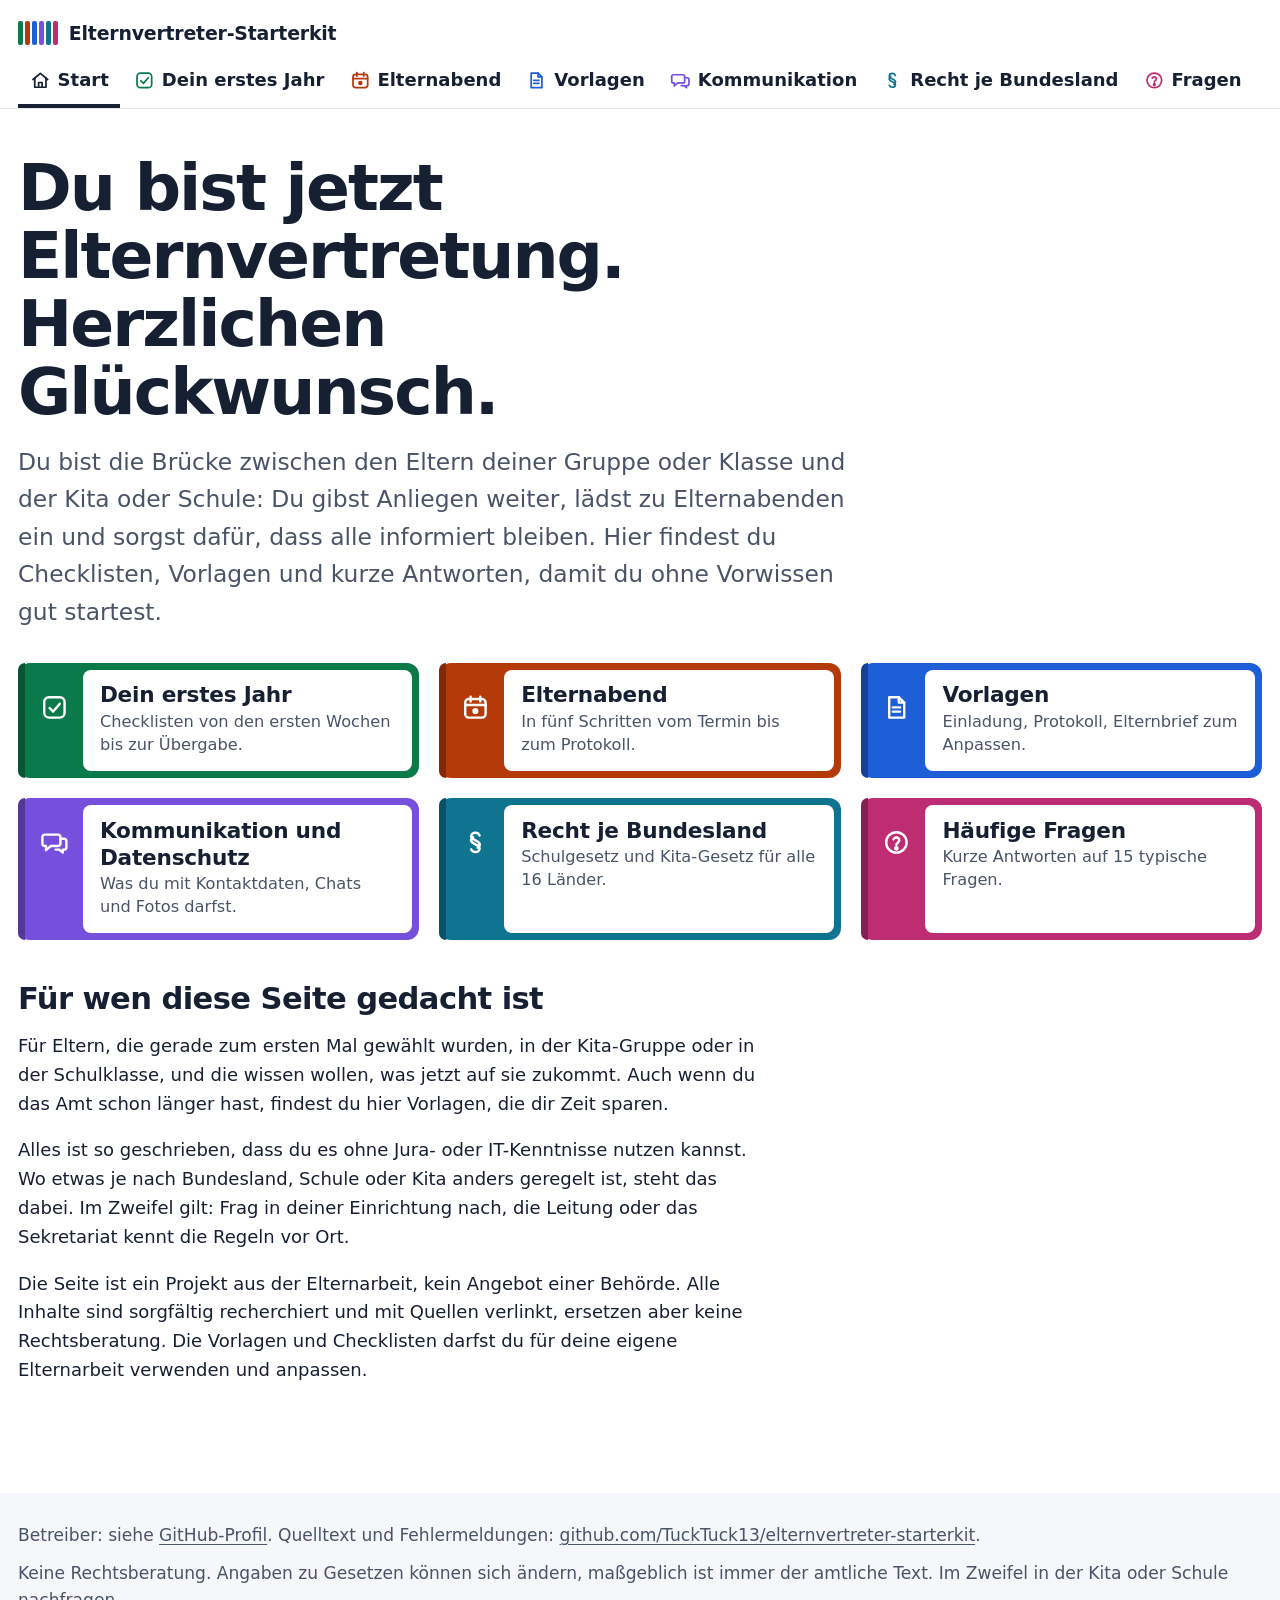
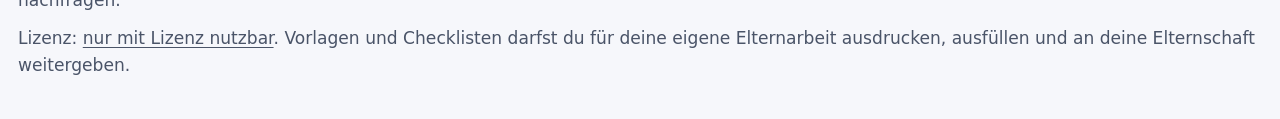
<file: index.html>
<!doctype html>
<html lang="de">
<head>
<meta charset="utf-8">
<meta name="viewport" content="width=device-width, initial-scale=1">
<title>Elternvertreter-Starterkit</title>
<meta name="description" content="Checklisten, Vorlagen und Antworten für neu gewählte Elternvertreter in Kita und Schule. Ohne Behördendeutsch.">
<meta name="color-scheme" content="light dark">
<link rel="icon" href="data:image/svg+xml,%3Csvg xmlns=%27http://www.w3.org/2000/svg%27 viewBox=%270 0 32 32%27%3E%3Crect width=%2732%27 height=%2732%27 rx=%278%27 fill=%27%23ffffff%27/%3E%3Crect x=%275%27 y=%275%27 width=%275%27 height=%2722%27 rx=%272%27 fill=%27%230b7a4b%27/%3E%3Crect x=%2713.5%27 y=%275%27 width=%275%27 height=%2722%27 rx=%272%27 fill=%27%23c2410c%27/%3E%3Crect x=%2722%27 y=%275%27 width=%275%27 height=%2722%27 rx=%272%27 fill=%27%231d5fd6%27/%3E%3C/svg%3E">
<link rel="stylesheet" href="style.css">
</head>
<body data-bereich="start">
<a class="skip" href="#inhalt">Zum Inhalt springen</a>

<header class="kopf">
  <div class="kopf-innen">
    <a class="marke" href="index.html"><span class="pin" aria-hidden="true"><i style="--c:var(--c-jahr)"></i><i style="--c:var(--c-abend)"></i><i style="--c:var(--c-vorlagen)"></i><i style="--c:var(--c-kommunikation)"></i><i style="--c:var(--c-recht)"></i><i style="--c:var(--c-fragen)"></i></span>Elternvertreter-Starterkit</a>
    <nav class="nav" aria-label="Hauptnavigation">
      <ul>
        <li><a href="index.html" data-bereich="start" aria-current="page"><svg class="symbol" viewBox="0 0 24 24" fill="none" stroke="currentColor" stroke-width="2" stroke-linecap="round" stroke-linejoin="round" aria-hidden="true" focusable="false"><path d="M3.5 11 12 4l8.5 7"/><path d="M5.5 9.5V20h13V9.5"/><path d="M10 20v-5.5h4V20"/></svg>Start</a></li>
        <li><a href="erstes-jahr.html" data-bereich="jahr"><svg class="symbol" viewBox="0 0 24 24" fill="none" stroke="currentColor" stroke-width="2" stroke-linecap="round" stroke-linejoin="round" aria-hidden="true" focusable="false"><rect x="3.5" y="3.5" width="17" height="17" rx="4"/><path d="M8 12.5l3 3 5.5-6.5"/></svg>Dein erstes Jahr</a></li>
        <li><a href="elternabend.html" data-bereich="abend"><svg class="symbol" viewBox="0 0 24 24" fill="none" stroke="currentColor" stroke-width="2" stroke-linecap="round" stroke-linejoin="round" aria-hidden="true" focusable="false"><rect x="3.5" y="5" width="17" height="15.5" rx="3"/><path d="M3.5 10h17M8 3v4M16 3v4"/><circle cx="12" cy="15" r="1.6" fill="currentColor"/></svg>Elternabend</a></li>
        <li><a href="vorlagen.html" data-bereich="vorlagen"><svg class="symbol" viewBox="0 0 24 24" fill="none" stroke="currentColor" stroke-width="2" stroke-linecap="round" stroke-linejoin="round" aria-hidden="true" focusable="false"><path d="M6 3.5h8l4.5 4.5v12.5H6z"/><path d="M14 3.5V8h4.5M9 12h6M9 15.5h6"/></svg>Vorlagen</a></li>
        <li><a href="kommunikation.html" data-bereich="kommunikation"><svg class="symbol" viewBox="0 0 24 24" fill="none" stroke="currentColor" stroke-width="2" stroke-linecap="round" stroke-linejoin="round" aria-hidden="true" focusable="false"><path d="M4 5.5h11a2 2 0 0 1 2 2V13a2 2 0 0 1-2 2H9l-4 3.5V15H4a2 2 0 0 1-2-2V7.5a2 2 0 0 1 2-2z"/><path d="M17 9h3a2 2 0 0 1 2 2v5a2 2 0 0 1-2 2h-1v2.5L16 18h-3"/></svg>Kommunikation</a></li>
        <li><a href="recht.html" data-bereich="recht"><svg class="symbol" viewBox="0 0 24 24" fill="none" stroke="currentColor" stroke-width="2" stroke-linecap="round" stroke-linejoin="round" aria-hidden="true" focusable="false"><path d="M15.5 6.2c-.6-1.4-1.9-2.2-3.5-2.2-2 0-3.5 1.2-3.5 2.9 0 3.9 7.2 3 7.2 7 0 1.2-.7 2.1-1.8 2.6M8.5 17.8c.6 1.4 1.9 2.2 3.5 2.2 2 0 3.5-1.2 3.5-2.9 0-3.9-7.2-3-7.2-7 0-1.2.7-2.1 1.8-2.6"/></svg>Recht je Bundesland</a></li>
        <li><a href="faq.html" data-bereich="fragen"><svg class="symbol" viewBox="0 0 24 24" fill="none" stroke="currentColor" stroke-width="2" stroke-linecap="round" stroke-linejoin="round" aria-hidden="true" focusable="false"><circle cx="12" cy="12" r="8.5"/><path d="M9.6 9.4a2.5 2.5 0 0 1 4.8.9c0 1.7-2.4 2.2-2.4 3.7"/><circle cx="12" cy="16.9" r="1" fill="currentColor"/></svg>Fragen</a></li>
      </ul>
    </nav>
  </div>
</header>

<main id="inhalt">
  <div class="start-kopf">
    <h1>Du bist jetzt Elternvertretung. Herzlichen Glückwunsch.</h1>
    <p class="lead">Du bist die Brücke zwischen den Eltern deiner Gruppe oder Klasse und der Kita oder Schule: Du gibst Anliegen weiter, lädst zu Elternabenden ein und sorgst dafür, dass alle informiert bleiben. Hier findest du Checklisten, Vorlagen und kurze Antworten, damit du ohne Vorwissen gut startest.</p>
  </div>

  <ul class="hefte" aria-label="Bereiche">
    <li class="heft" data-bereich="jahr">
      <span class="heft-symbol" aria-hidden="true"><svg class="symbol" viewBox="0 0 24 24" fill="none" stroke="currentColor" stroke-width="2" stroke-linecap="round" stroke-linejoin="round" aria-hidden="true" focusable="false"><rect x="3.5" y="3.5" width="17" height="17" rx="4"/><path d="M8 12.5l3 3 5.5-6.5"/></svg></span>
      <div class="schild">
        <h2><a href="erstes-jahr.html">Dein erstes Jahr</a></h2>
        <p>Checklisten von den ersten Wochen bis zur Übergabe.</p>
      </div>
    </li>
    <li class="heft" data-bereich="abend">
      <span class="heft-symbol" aria-hidden="true"><svg class="symbol" viewBox="0 0 24 24" fill="none" stroke="currentColor" stroke-width="2" stroke-linecap="round" stroke-linejoin="round" aria-hidden="true" focusable="false"><rect x="3.5" y="5" width="17" height="15.5" rx="3"/><path d="M3.5 10h17M8 3v4M16 3v4"/><circle cx="12" cy="15" r="1.6" fill="currentColor"/></svg></span>
      <div class="schild">
        <h2><a href="elternabend.html">Elternabend</a></h2>
        <p>In fünf Schritten vom Termin bis zum Protokoll.</p>
      </div>
    </li>
    <li class="heft" data-bereich="vorlagen">
      <span class="heft-symbol" aria-hidden="true"><svg class="symbol" viewBox="0 0 24 24" fill="none" stroke="currentColor" stroke-width="2" stroke-linecap="round" stroke-linejoin="round" aria-hidden="true" focusable="false"><path d="M6 3.5h8l4.5 4.5v12.5H6z"/><path d="M14 3.5V8h4.5M9 12h6M9 15.5h6"/></svg></span>
      <div class="schild">
        <h2><a href="vorlagen.html">Vorlagen</a></h2>
        <p>Einladung, Protokoll, Elternbrief zum Anpassen.</p>
      </div>
    </li>
    <li class="heft" data-bereich="kommunikation">
      <span class="heft-symbol" aria-hidden="true"><svg class="symbol" viewBox="0 0 24 24" fill="none" stroke="currentColor" stroke-width="2" stroke-linecap="round" stroke-linejoin="round" aria-hidden="true" focusable="false"><path d="M4 5.5h11a2 2 0 0 1 2 2V13a2 2 0 0 1-2 2H9l-4 3.5V15H4a2 2 0 0 1-2-2V7.5a2 2 0 0 1 2-2z"/><path d="M17 9h3a2 2 0 0 1 2 2v5a2 2 0 0 1-2 2h-1v2.5L16 18h-3"/></svg></span>
      <div class="schild">
        <h2><a href="kommunikation.html">Kommunikation und Datenschutz</a></h2>
        <p>Was du mit Kontaktdaten, Chats und Fotos darfst.</p>
      </div>
    </li>
    <li class="heft" data-bereich="recht">
      <span class="heft-symbol" aria-hidden="true"><svg class="symbol" viewBox="0 0 24 24" fill="none" stroke="currentColor" stroke-width="2" stroke-linecap="round" stroke-linejoin="round" aria-hidden="true" focusable="false"><path d="M15.5 6.2c-.6-1.4-1.9-2.2-3.5-2.2-2 0-3.5 1.2-3.5 2.9 0 3.9 7.2 3 7.2 7 0 1.2-.7 2.1-1.8 2.6M8.5 17.8c.6 1.4 1.9 2.2 3.5 2.2 2 0 3.5-1.2 3.5-2.9 0-3.9-7.2-3-7.2-7 0-1.2.7-2.1 1.8-2.6"/></svg></span>
      <div class="schild">
        <h2><a href="recht.html">Recht je Bundesland</a></h2>
        <p>Schulgesetz und Kita-Gesetz für alle 16 Länder.</p>
      </div>
    </li>
    <li class="heft" data-bereich="fragen">
      <span class="heft-symbol" aria-hidden="true"><svg class="symbol" viewBox="0 0 24 24" fill="none" stroke="currentColor" stroke-width="2" stroke-linecap="round" stroke-linejoin="round" aria-hidden="true" focusable="false"><circle cx="12" cy="12" r="8.5"/><path d="M9.6 9.4a2.5 2.5 0 0 1 4.8.9c0 1.7-2.4 2.2-2.4 3.7"/><circle cx="12" cy="16.9" r="1" fill="currentColor"/></svg></span>
      <div class="schild">
        <h2><a href="faq.html">Häufige Fragen</a></h2>
        <p>Kurze Antworten auf 15 typische Fragen.</p>
      </div>
    </li>
  </ul>

  <div class="seite">
    <div class="prose">
      <h2>Für wen diese Seite gedacht ist</h2>
      <p>Für Eltern, die gerade zum ersten Mal gewählt wurden, in der Kita-Gruppe oder in der Schulklasse, und die wissen wollen, was jetzt auf sie zukommt. Auch wenn du das Amt schon länger hast, findest du hier Vorlagen, die dir Zeit sparen.</p>
      <p>Alles ist so geschrieben, dass du es ohne Jura- oder IT-Kenntnisse nutzen kannst. Wo etwas je nach Bundesland, Schule oder Kita anders geregelt ist, steht das dabei. Im Zweifel gilt: Frag in deiner Einrichtung nach, die Leitung oder das Sekretariat kennt die Regeln vor Ort.</p>
      <p>Die Seite ist ein Projekt aus der Elternarbeit, kein Angebot einer Behörde. Alle Inhalte sind sorgfältig recherchiert und mit Quellen verlinkt, ersetzen aber keine Rechtsberatung. Die Vorlagen und Checklisten darfst du für deine eigene Elternarbeit verwenden und anpassen.</p>
    </div>
  </div>
</main>

<footer class="fuss">
  <div class="fuss-innen">
    <p>Betreiber: siehe <a href="https://github.com/TuckTuck13">GitHub-Profil</a>. Quelltext und Fehlermeldungen: <a href="https://github.com/TuckTuck13/elternvertreter-starterkit">github.com/TuckTuck13/elternvertreter-starterkit</a>.</p>
    <p>Keine Rechtsberatung. Angaben zu Gesetzen können sich ändern, maßgeblich ist immer der amtliche Text. Im Zweifel in der Kita oder Schule nachfragen.</p>
    <p>Lizenz: <a href="https://github.com/TuckTuck13/elternvertreter-starterkit/blob/main/LICENSE">nur mit Lizenz nutzbar</a>. Vorlagen und Checklisten darfst du für deine eigene Elternarbeit ausdrucken, ausfüllen und an deine Elternschaft weitergeben.</p>
  </div>
</footer>

<script src="script.js"></script>
</body>
</html>
</file>
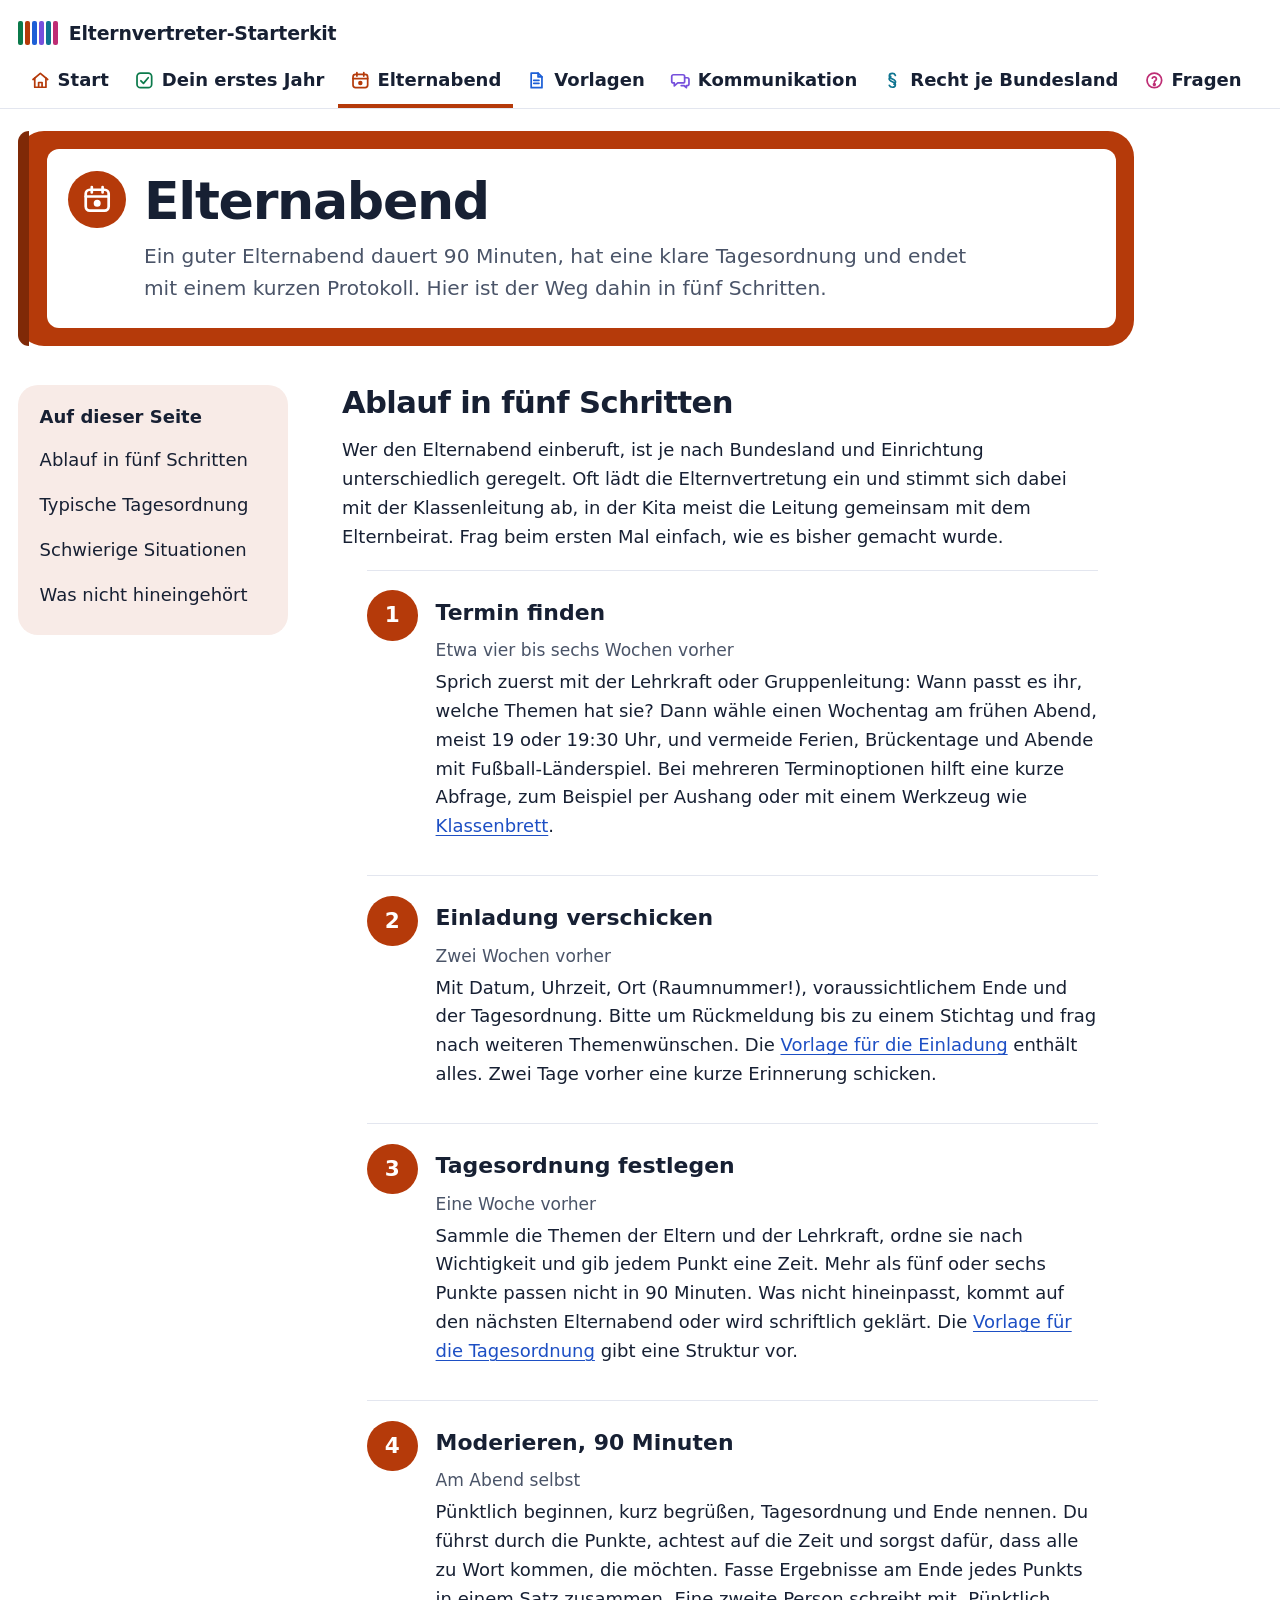
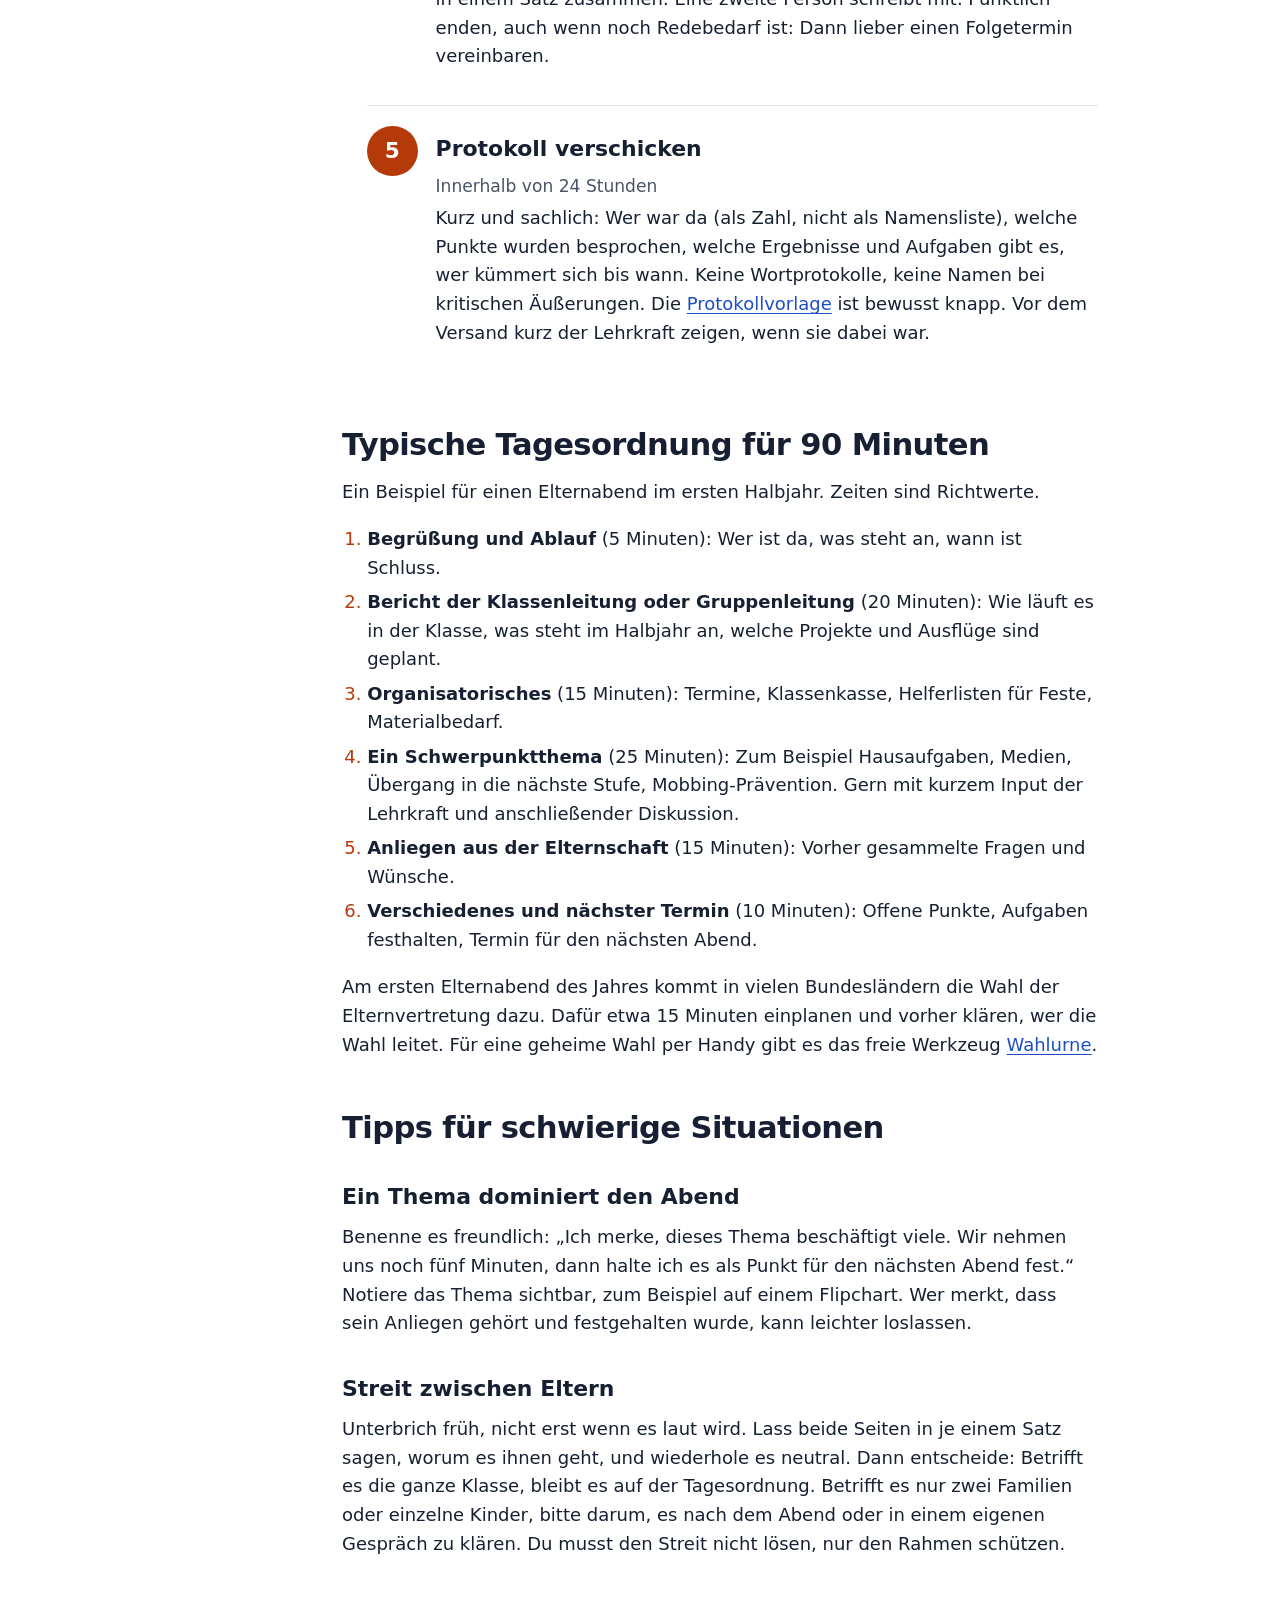
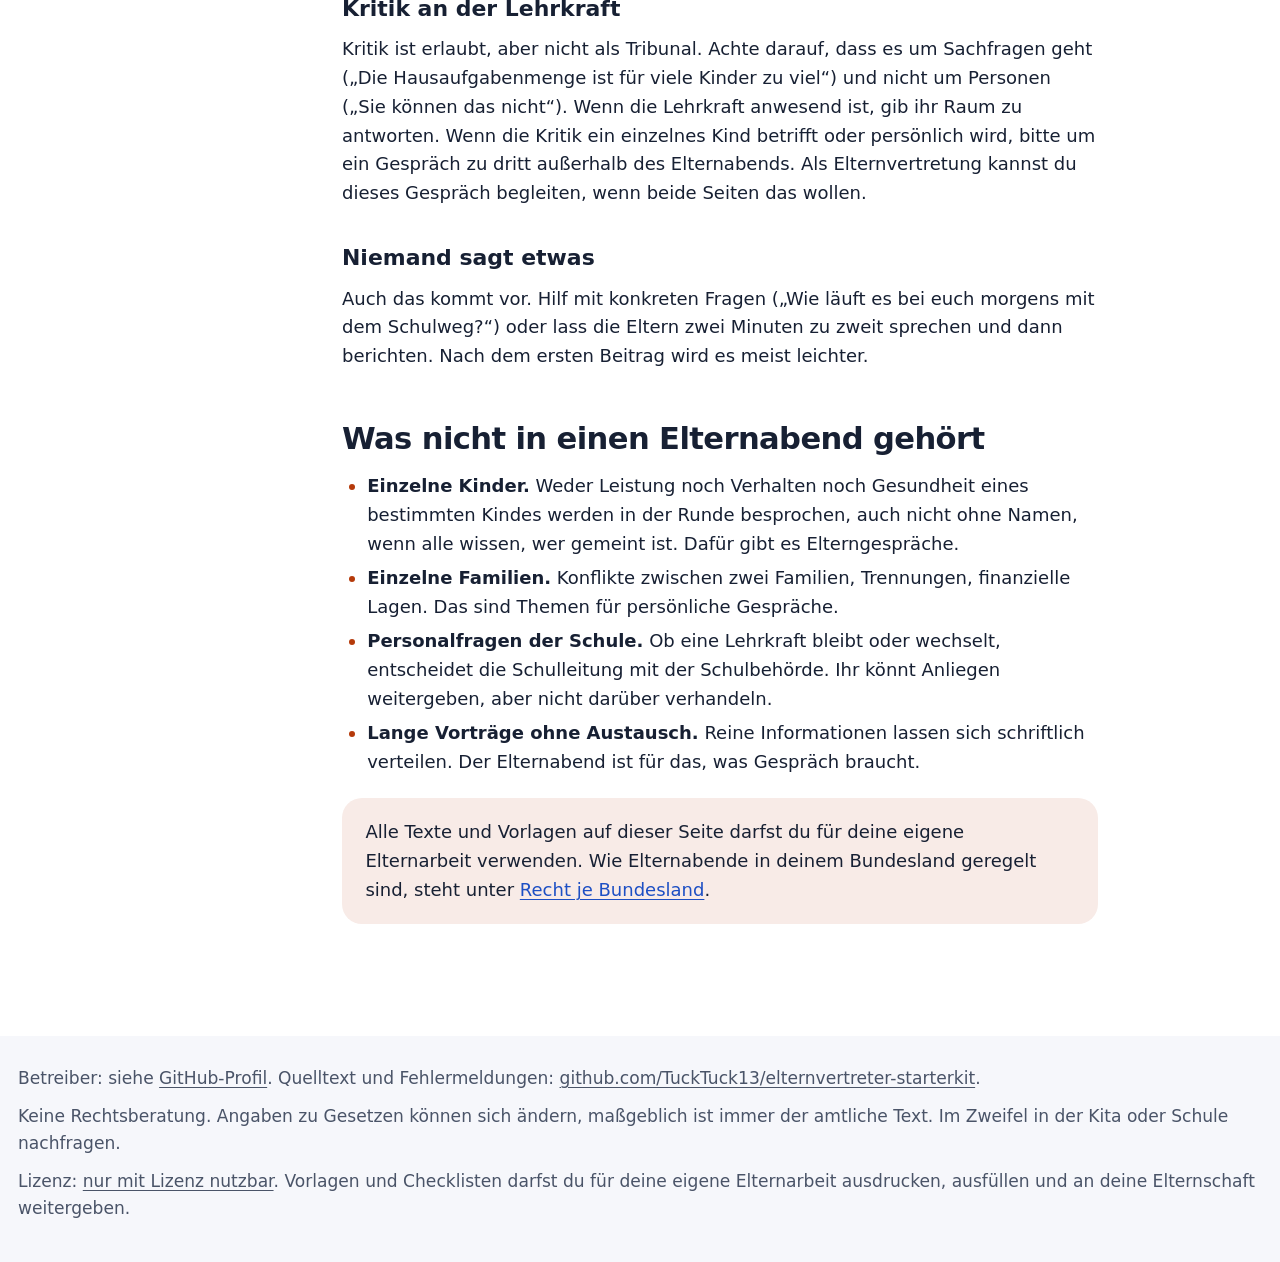
<file: elternabend.html>
<!doctype html>
<html lang="de">
<head>
<meta charset="utf-8">
<meta name="viewport" content="width=device-width, initial-scale=1">
<title>Elternabend planen</title>
<meta name="description" content="Elternabend in fünf Schritten: Termin finden, einladen, Tagesordnung, Moderation in 90 Minuten, Protokoll. Mit Tipps für schwierige Situationen.">
<meta name="color-scheme" content="light dark">
<link rel="icon" href="data:image/svg+xml,%3Csvg xmlns=%27http://www.w3.org/2000/svg%27 viewBox=%270 0 32 32%27%3E%3Crect width=%2732%27 height=%2732%27 rx=%278%27 fill=%27%23ffffff%27/%3E%3Crect x=%275%27 y=%275%27 width=%275%27 height=%2722%27 rx=%272%27 fill=%27%230b7a4b%27/%3E%3Crect x=%2713.5%27 y=%275%27 width=%275%27 height=%2722%27 rx=%272%27 fill=%27%23c2410c%27/%3E%3Crect x=%2722%27 y=%275%27 width=%275%27 height=%2722%27 rx=%272%27 fill=%27%231d5fd6%27/%3E%3C/svg%3E">
<link rel="stylesheet" href="style.css">
</head>
<body data-bereich="abend">
<a class="skip" href="#inhalt">Zum Inhalt springen</a>

<header class="kopf">
  <div class="kopf-innen">
    <a class="marke" href="index.html"><span class="pin" aria-hidden="true"><i style="--c:var(--c-jahr)"></i><i style="--c:var(--c-abend)"></i><i style="--c:var(--c-vorlagen)"></i><i style="--c:var(--c-kommunikation)"></i><i style="--c:var(--c-recht)"></i><i style="--c:var(--c-fragen)"></i></span>Elternvertreter-Starterkit</a>
    <nav class="nav" aria-label="Hauptnavigation">
      <ul>
        <li><a href="index.html" data-bereich="start"><svg class="symbol" viewBox="0 0 24 24" fill="none" stroke="currentColor" stroke-width="2" stroke-linecap="round" stroke-linejoin="round" aria-hidden="true" focusable="false"><path d="M3.5 11 12 4l8.5 7"/><path d="M5.5 9.5V20h13V9.5"/><path d="M10 20v-5.5h4V20"/></svg>Start</a></li>
        <li><a href="erstes-jahr.html" data-bereich="jahr"><svg class="symbol" viewBox="0 0 24 24" fill="none" stroke="currentColor" stroke-width="2" stroke-linecap="round" stroke-linejoin="round" aria-hidden="true" focusable="false"><rect x="3.5" y="3.5" width="17" height="17" rx="4"/><path d="M8 12.5l3 3 5.5-6.5"/></svg>Dein erstes Jahr</a></li>
        <li><a href="elternabend.html" data-bereich="abend" aria-current="page"><svg class="symbol" viewBox="0 0 24 24" fill="none" stroke="currentColor" stroke-width="2" stroke-linecap="round" stroke-linejoin="round" aria-hidden="true" focusable="false"><rect x="3.5" y="5" width="17" height="15.5" rx="3"/><path d="M3.5 10h17M8 3v4M16 3v4"/><circle cx="12" cy="15" r="1.6" fill="currentColor"/></svg>Elternabend</a></li>
        <li><a href="vorlagen.html" data-bereich="vorlagen"><svg class="symbol" viewBox="0 0 24 24" fill="none" stroke="currentColor" stroke-width="2" stroke-linecap="round" stroke-linejoin="round" aria-hidden="true" focusable="false"><path d="M6 3.5h8l4.5 4.5v12.5H6z"/><path d="M14 3.5V8h4.5M9 12h6M9 15.5h6"/></svg>Vorlagen</a></li>
        <li><a href="kommunikation.html" data-bereich="kommunikation"><svg class="symbol" viewBox="0 0 24 24" fill="none" stroke="currentColor" stroke-width="2" stroke-linecap="round" stroke-linejoin="round" aria-hidden="true" focusable="false"><path d="M4 5.5h11a2 2 0 0 1 2 2V13a2 2 0 0 1-2 2H9l-4 3.5V15H4a2 2 0 0 1-2-2V7.5a2 2 0 0 1 2-2z"/><path d="M17 9h3a2 2 0 0 1 2 2v5a2 2 0 0 1-2 2h-1v2.5L16 18h-3"/></svg>Kommunikation</a></li>
        <li><a href="recht.html" data-bereich="recht"><svg class="symbol" viewBox="0 0 24 24" fill="none" stroke="currentColor" stroke-width="2" stroke-linecap="round" stroke-linejoin="round" aria-hidden="true" focusable="false"><path d="M15.5 6.2c-.6-1.4-1.9-2.2-3.5-2.2-2 0-3.5 1.2-3.5 2.9 0 3.9 7.2 3 7.2 7 0 1.2-.7 2.1-1.8 2.6M8.5 17.8c.6 1.4 1.9 2.2 3.5 2.2 2 0 3.5-1.2 3.5-2.9 0-3.9-7.2-3-7.2-7 0-1.2.7-2.1 1.8-2.6"/></svg>Recht je Bundesland</a></li>
        <li><a href="faq.html" data-bereich="fragen"><svg class="symbol" viewBox="0 0 24 24" fill="none" stroke="currentColor" stroke-width="2" stroke-linecap="round" stroke-linejoin="round" aria-hidden="true" focusable="false"><circle cx="12" cy="12" r="8.5"/><path d="M9.6 9.4a2.5 2.5 0 0 1 4.8.9c0 1.7-2.4 2.2-2.4 3.7"/><circle cx="12" cy="16.9" r="1" fill="currentColor"/></svg>Fragen</a></li>
      </ul>
    </nav>
  </div>
</header>

<main id="inhalt" class="seite">
  <div class="seitenkopf">
    <div class="heftschild">
      <span class="kopf-symbol" aria-hidden="true"><svg class="symbol" viewBox="0 0 24 24" fill="none" stroke="currentColor" stroke-width="2" stroke-linecap="round" stroke-linejoin="round" aria-hidden="true" focusable="false"><rect x="3.5" y="5" width="17" height="15.5" rx="3"/><path d="M3.5 10h17M8 3v4M16 3v4"/><circle cx="12" cy="15" r="1.6" fill="currentColor"/></svg></span>
      <h1>Elternabend</h1>
      <p class="lead">Ein guter Elternabend dauert 90 Minuten, hat eine klare Tagesordnung und endet mit einem kurzen Protokoll. Hier ist der Weg dahin in fünf Schritten.</p>
    </div>
  </div>

  <div class="zweispaltig">
    <aside class="sprungmarken" aria-label="Auf dieser Seite">
      <h2>Auf dieser Seite</h2>
      <ol>
        <li><a href="#ablauf">Ablauf in fünf Schritten</a></li>
        <li><a href="#tagesordnung">Typische Tagesordnung</a></li>
        <li><a href="#schwierig">Schwierige Situationen</a></li>
        <li><a href="#nicht">Was nicht hineingehört</a></li>
      </ol>
    </aside>

    <div class="prose">
      <h2 id="ablauf">Ablauf in fünf Schritten</h2>
      <p>Wer den Elternabend einberuft, ist je nach Bundesland und Einrichtung unterschiedlich geregelt. Oft lädt die Elternvertretung ein und stimmt sich dabei mit der Klassenleitung ab, in der Kita meist die Leitung gemeinsam mit dem Elternbeirat. Frag beim ersten Mal einfach, wie es bisher gemacht wurde.</p>

      <ol class="schritte">
        <li>
          <h3>Termin finden</h3>
          <p class="wann">Etwa vier bis sechs Wochen vorher</p>
          <p>Sprich zuerst mit der Lehrkraft oder Gruppenleitung: Wann passt es ihr, welche Themen hat sie? Dann wähle einen Wochentag am frühen Abend, meist 19 oder 19:30 Uhr, und vermeide Ferien, Brückentage und Abende mit Fußball-Länderspiel. Bei mehreren Terminoptionen hilft eine kurze Abfrage, zum Beispiel per Aushang oder mit einem Werkzeug wie <a href="https://github.com/TuckTuck13/klassenbrett">Klassenbrett</a>.</p>
        </li>
        <li>
          <h3>Einladung verschicken</h3>
          <p class="wann">Zwei Wochen vorher</p>
          <p>Mit Datum, Uhrzeit, Ort (Raumnummer!), voraussichtlichem Ende und der Tagesordnung. Bitte um Rückmeldung bis zu einem Stichtag und frag nach weiteren Themenwünschen. Die <a href="vorlagen.html#einladung">Vorlage für die Einladung</a> enthält alles. Zwei Tage vorher eine kurze Erinnerung schicken.</p>
        </li>
        <li>
          <h3>Tagesordnung festlegen</h3>
          <p class="wann">Eine Woche vorher</p>
          <p>Sammle die Themen der Eltern und der Lehrkraft, ordne sie nach Wichtigkeit und gib jedem Punkt eine Zeit. Mehr als fünf oder sechs Punkte passen nicht in 90 Minuten. Was nicht hineinpasst, kommt auf den nächsten Elternabend oder wird schriftlich geklärt. Die <a href="vorlagen.html#tagesordnung">Vorlage für die Tagesordnung</a> gibt eine Struktur vor.</p>
        </li>
        <li>
          <h3>Moderieren, 90 Minuten</h3>
          <p class="wann">Am Abend selbst</p>
          <p>Pünktlich beginnen, kurz begrüßen, Tagesordnung und Ende nennen. Du führst durch die Punkte, achtest auf die Zeit und sorgst dafür, dass alle zu Wort kommen, die möchten. Fasse Ergebnisse am Ende jedes Punkts in einem Satz zusammen. Eine zweite Person schreibt mit. Pünktlich enden, auch wenn noch Redebedarf ist: Dann lieber einen Folgetermin vereinbaren.</p>
        </li>
        <li>
          <h3>Protokoll verschicken</h3>
          <p class="wann">Innerhalb von 24 Stunden</p>
          <p>Kurz und sachlich: Wer war da (als Zahl, nicht als Namensliste), welche Punkte wurden besprochen, welche Ergebnisse und Aufgaben gibt es, wer kümmert sich bis wann. Keine Wortprotokolle, keine Namen bei kritischen Äußerungen. Die <a href="vorlagen.html#protokoll">Protokollvorlage</a> ist bewusst knapp. Vor dem Versand kurz der Lehrkraft zeigen, wenn sie dabei war.</p>
        </li>
      </ol>

      <h2 id="tagesordnung">Typische Tagesordnung für 90 Minuten</h2>
      <p>Ein Beispiel für einen Elternabend im ersten Halbjahr. Zeiten sind Richtwerte.</p>
      <ol>
        <li><strong>Begrüßung und Ablauf</strong> (5 Minuten): Wer ist da, was steht an, wann ist Schluss.</li>
        <li><strong>Bericht der Klassenleitung oder Gruppenleitung</strong> (20 Minuten): Wie läuft es in der Klasse, was steht im Halbjahr an, welche Projekte und Ausflüge sind geplant.</li>
        <li><strong>Organisatorisches</strong> (15 Minuten): Termine, Klassenkasse, Helferlisten für Feste, Materialbedarf.</li>
        <li><strong>Ein Schwerpunktthema</strong> (25 Minuten): Zum Beispiel Hausaufgaben, Medien, Übergang in die nächste Stufe, Mobbing-Prävention. Gern mit kurzem Input der Lehrkraft und anschließender Diskussion.</li>
        <li><strong>Anliegen aus der Elternschaft</strong> (15 Minuten): Vorher gesammelte Fragen und Wünsche.</li>
        <li><strong>Verschiedenes und nächster Termin</strong> (10 Minuten): Offene Punkte, Aufgaben festhalten, Termin für den nächsten Abend.</li>
      </ol>
      <p>Am ersten Elternabend des Jahres kommt in vielen Bundesländern die Wahl der Elternvertretung dazu. Dafür etwa 15 Minuten einplanen und vorher klären, wer die Wahl leitet. Für eine geheime Wahl per Handy gibt es das freie Werkzeug <a href="https://github.com/TuckTuck13/wahlurne">Wahlurne</a>.</p>

      <h2 id="schwierig">Tipps für schwierige Situationen</h2>

      <h3>Ein Thema dominiert den Abend</h3>
      <p>Benenne es freundlich: „Ich merke, dieses Thema beschäftigt viele. Wir nehmen uns noch fünf Minuten, dann halte ich es als Punkt für den nächsten Abend fest.“ Notiere das Thema sichtbar, zum Beispiel auf einem Flipchart. Wer merkt, dass sein Anliegen gehört und festgehalten wurde, kann leichter loslassen.</p>

      <h3>Streit zwischen Eltern</h3>
      <p>Unterbrich früh, nicht erst wenn es laut wird. Lass beide Seiten in je einem Satz sagen, worum es ihnen geht, und wiederhole es neutral. Dann entscheide: Betrifft es die ganze Klasse, bleibt es auf der Tagesordnung. Betrifft es nur zwei Familien oder einzelne Kinder, bitte darum, es nach dem Abend oder in einem eigenen Gespräch zu klären. Du musst den Streit nicht lösen, nur den Rahmen schützen.</p>

      <h3>Kritik an der Lehrkraft</h3>
      <p>Kritik ist erlaubt, aber nicht als Tribunal. Achte darauf, dass es um Sachfragen geht („Die Hausaufgabenmenge ist für viele Kinder zu viel“) und nicht um Personen („Sie können das nicht“). Wenn die Lehrkraft anwesend ist, gib ihr Raum zu antworten. Wenn die Kritik ein einzelnes Kind betrifft oder persönlich wird, bitte um ein Gespräch zu dritt außerhalb des Elternabends. Als Elternvertretung kannst du dieses Gespräch begleiten, wenn beide Seiten das wollen.</p>

      <h3>Niemand sagt etwas</h3>
      <p>Auch das kommt vor. Hilf mit konkreten Fragen („Wie läuft es bei euch morgens mit dem Schulweg?“) oder lass die Eltern zwei Minuten zu zweit sprechen und dann berichten. Nach dem ersten Beitrag wird es meist leichter.</p>

      <h2 id="nicht">Was nicht in einen Elternabend gehört</h2>
      <ul>
        <li><strong>Einzelne Kinder.</strong> Weder Leistung noch Verhalten noch Gesundheit eines bestimmten Kindes werden in der Runde besprochen, auch nicht ohne Namen, wenn alle wissen, wer gemeint ist. Dafür gibt es Elterngespräche.</li>
        <li><strong>Einzelne Familien.</strong> Konflikte zwischen zwei Familien, Trennungen, finanzielle Lagen. Das sind Themen für persönliche Gespräche.</li>
        <li><strong>Personalfragen der Schule.</strong> Ob eine Lehrkraft bleibt oder wechselt, entscheidet die Schulleitung mit der Schulbehörde. Ihr könnt Anliegen weitergeben, aber nicht darüber verhandeln.</li>
        <li><strong>Lange Vorträge ohne Austausch.</strong> Reine Informationen lassen sich schriftlich verteilen. Der Elternabend ist für das, was Gespräch braucht.</li>
      </ul>

      <div class="hinweis">
        <p>Alle Texte und Vorlagen auf dieser Seite darfst du für deine eigene Elternarbeit verwenden. Wie Elternabende in deinem Bundesland geregelt sind, steht unter <a href="recht.html">Recht je Bundesland</a>.</p>
      </div>
    </div>
  </div>
</main>

<footer class="fuss">
  <div class="fuss-innen">
    <p>Betreiber: siehe <a href="https://github.com/TuckTuck13">GitHub-Profil</a>. Quelltext und Fehlermeldungen: <a href="https://github.com/TuckTuck13/elternvertreter-starterkit">github.com/TuckTuck13/elternvertreter-starterkit</a>.</p>
    <p>Keine Rechtsberatung. Angaben zu Gesetzen können sich ändern, maßgeblich ist immer der amtliche Text. Im Zweifel in der Kita oder Schule nachfragen.</p>
    <p>Lizenz: <a href="https://github.com/TuckTuck13/elternvertreter-starterkit/blob/main/LICENSE">nur mit Lizenz nutzbar</a>. Vorlagen und Checklisten darfst du für deine eigene Elternarbeit ausdrucken, ausfüllen und an deine Elternschaft weitergeben.</p>
  </div>
</footer>

<script src="script.js"></script>
</body>
</html>
</file>
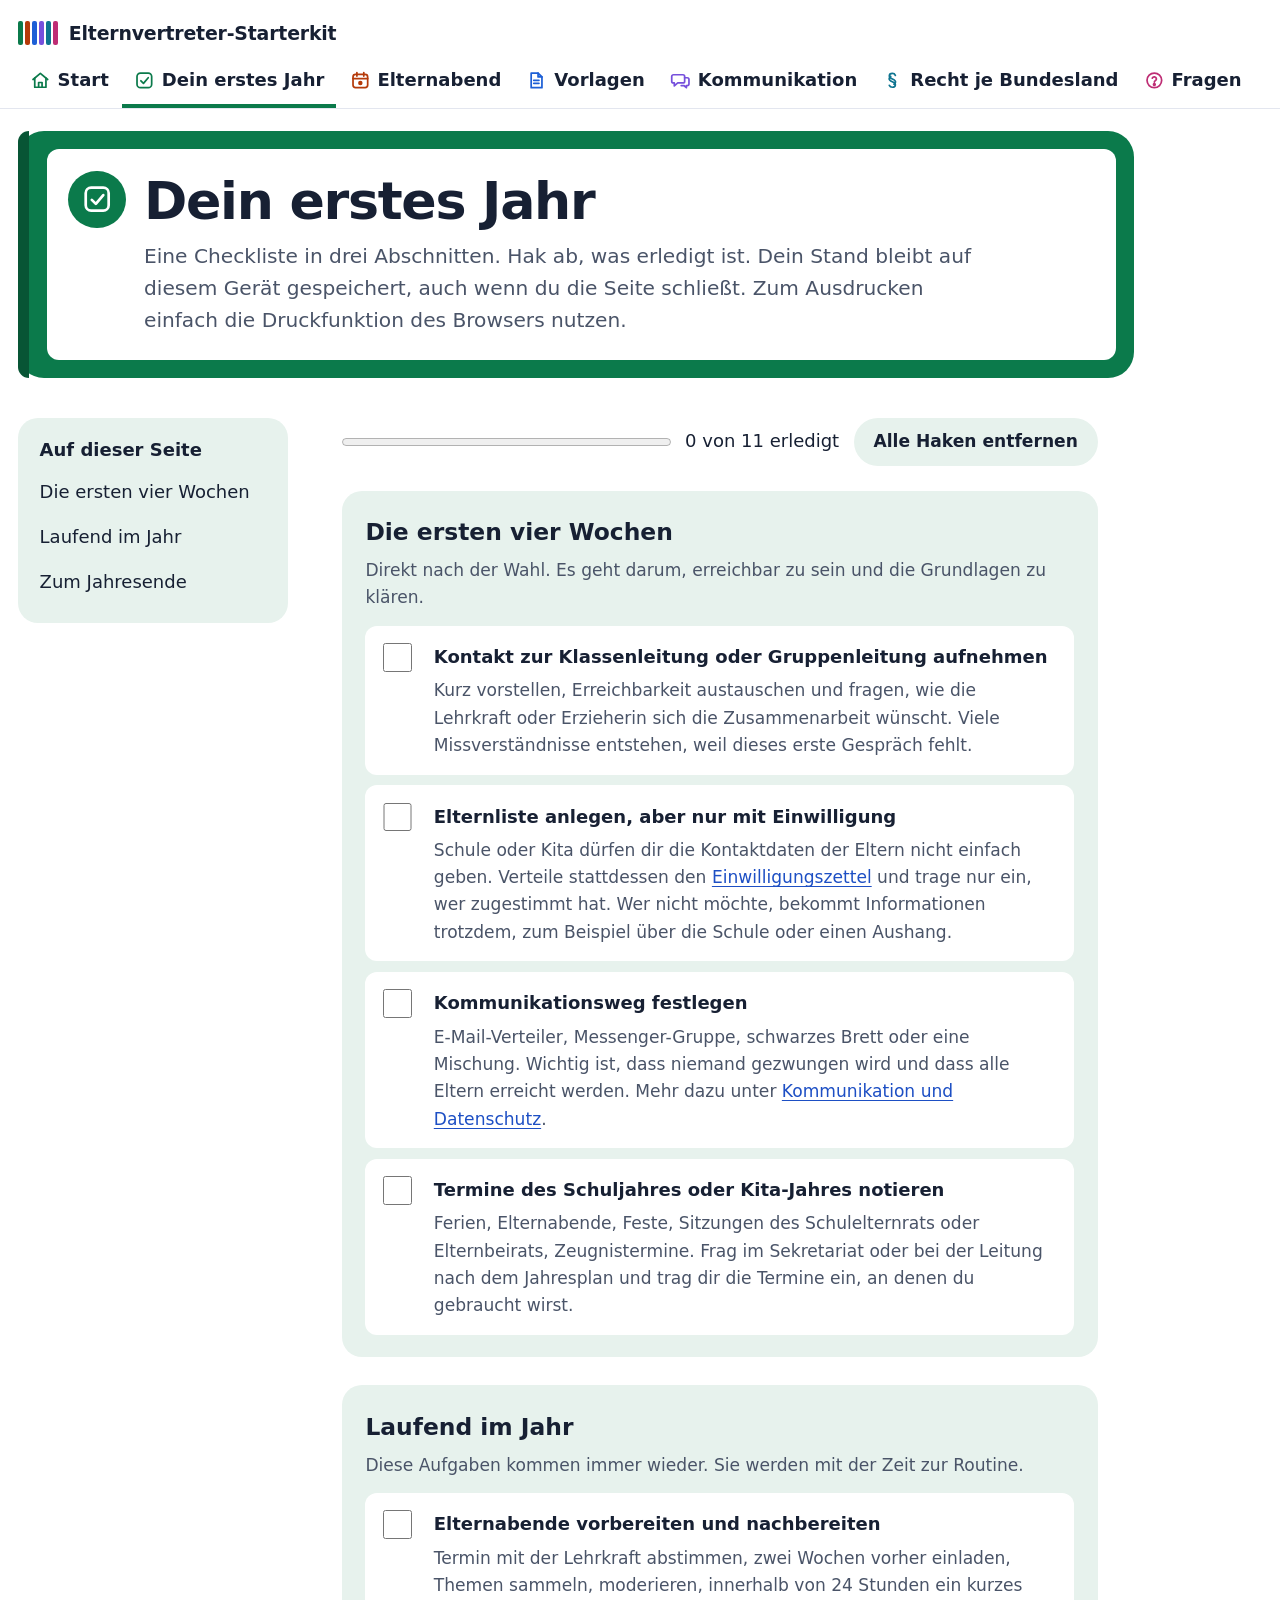
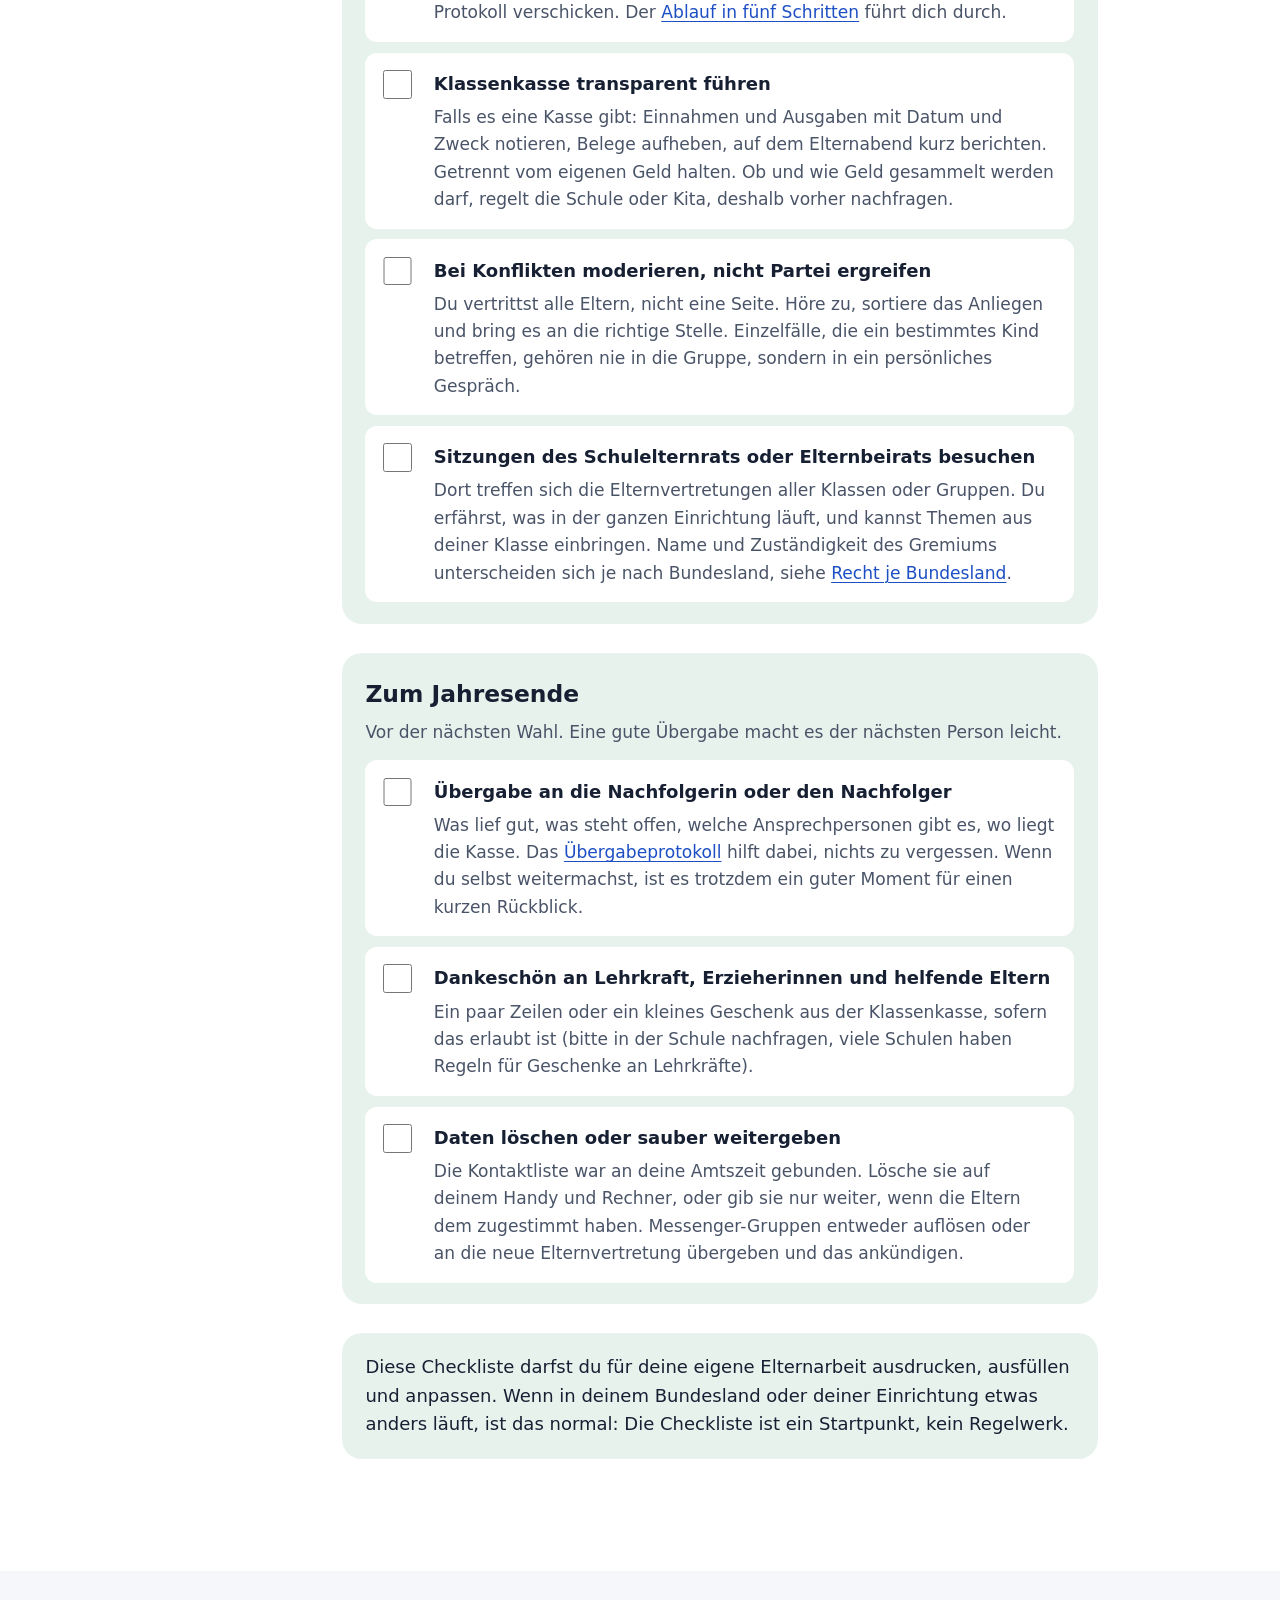
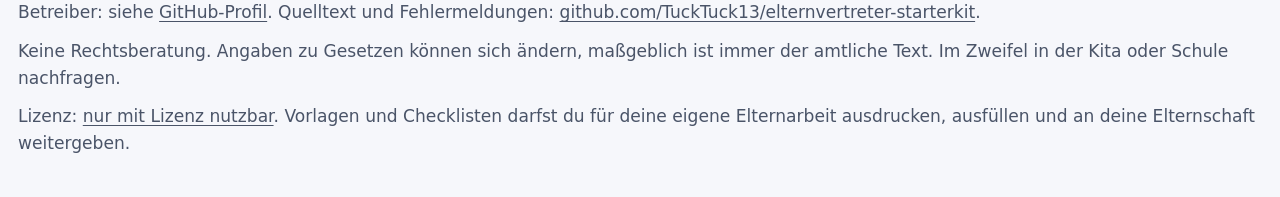
<file: erstes-jahr.html>
<!doctype html>
<html lang="de">
<head>
<meta charset="utf-8">
<meta name="viewport" content="width=device-width, initial-scale=1">
<title>Dein erstes Jahr als Elternvertretung</title>
<meta name="description" content="Abhakbare Checkliste für das erste Jahr als Elternvertreterin oder Elternvertreter: erste vier Wochen, laufende Aufgaben, Übergabe am Jahresende.">
<meta name="color-scheme" content="light dark">
<link rel="icon" href="data:image/svg+xml,%3Csvg xmlns=%27http://www.w3.org/2000/svg%27 viewBox=%270 0 32 32%27%3E%3Crect width=%2732%27 height=%2732%27 rx=%278%27 fill=%27%23ffffff%27/%3E%3Crect x=%275%27 y=%275%27 width=%275%27 height=%2722%27 rx=%272%27 fill=%27%230b7a4b%27/%3E%3Crect x=%2713.5%27 y=%275%27 width=%275%27 height=%2722%27 rx=%272%27 fill=%27%23c2410c%27/%3E%3Crect x=%2722%27 y=%275%27 width=%275%27 height=%2722%27 rx=%272%27 fill=%27%231d5fd6%27/%3E%3C/svg%3E">
<link rel="stylesheet" href="style.css">
</head>
<body data-bereich="jahr">
<a class="skip" href="#inhalt">Zum Inhalt springen</a>

<header class="kopf">
  <div class="kopf-innen">
    <a class="marke" href="index.html"><span class="pin" aria-hidden="true"><i style="--c:var(--c-jahr)"></i><i style="--c:var(--c-abend)"></i><i style="--c:var(--c-vorlagen)"></i><i style="--c:var(--c-kommunikation)"></i><i style="--c:var(--c-recht)"></i><i style="--c:var(--c-fragen)"></i></span>Elternvertreter-Starterkit</a>
    <nav class="nav" aria-label="Hauptnavigation">
      <ul>
        <li><a href="index.html" data-bereich="start"><svg class="symbol" viewBox="0 0 24 24" fill="none" stroke="currentColor" stroke-width="2" stroke-linecap="round" stroke-linejoin="round" aria-hidden="true" focusable="false"><path d="M3.5 11 12 4l8.5 7"/><path d="M5.5 9.5V20h13V9.5"/><path d="M10 20v-5.5h4V20"/></svg>Start</a></li>
        <li><a href="erstes-jahr.html" data-bereich="jahr" aria-current="page"><svg class="symbol" viewBox="0 0 24 24" fill="none" stroke="currentColor" stroke-width="2" stroke-linecap="round" stroke-linejoin="round" aria-hidden="true" focusable="false"><rect x="3.5" y="3.5" width="17" height="17" rx="4"/><path d="M8 12.5l3 3 5.5-6.5"/></svg>Dein erstes Jahr</a></li>
        <li><a href="elternabend.html" data-bereich="abend"><svg class="symbol" viewBox="0 0 24 24" fill="none" stroke="currentColor" stroke-width="2" stroke-linecap="round" stroke-linejoin="round" aria-hidden="true" focusable="false"><rect x="3.5" y="5" width="17" height="15.5" rx="3"/><path d="M3.5 10h17M8 3v4M16 3v4"/><circle cx="12" cy="15" r="1.6" fill="currentColor"/></svg>Elternabend</a></li>
        <li><a href="vorlagen.html" data-bereich="vorlagen"><svg class="symbol" viewBox="0 0 24 24" fill="none" stroke="currentColor" stroke-width="2" stroke-linecap="round" stroke-linejoin="round" aria-hidden="true" focusable="false"><path d="M6 3.5h8l4.5 4.5v12.5H6z"/><path d="M14 3.5V8h4.5M9 12h6M9 15.5h6"/></svg>Vorlagen</a></li>
        <li><a href="kommunikation.html" data-bereich="kommunikation"><svg class="symbol" viewBox="0 0 24 24" fill="none" stroke="currentColor" stroke-width="2" stroke-linecap="round" stroke-linejoin="round" aria-hidden="true" focusable="false"><path d="M4 5.5h11a2 2 0 0 1 2 2V13a2 2 0 0 1-2 2H9l-4 3.5V15H4a2 2 0 0 1-2-2V7.5a2 2 0 0 1 2-2z"/><path d="M17 9h3a2 2 0 0 1 2 2v5a2 2 0 0 1-2 2h-1v2.5L16 18h-3"/></svg>Kommunikation</a></li>
        <li><a href="recht.html" data-bereich="recht"><svg class="symbol" viewBox="0 0 24 24" fill="none" stroke="currentColor" stroke-width="2" stroke-linecap="round" stroke-linejoin="round" aria-hidden="true" focusable="false"><path d="M15.5 6.2c-.6-1.4-1.9-2.2-3.5-2.2-2 0-3.5 1.2-3.5 2.9 0 3.9 7.2 3 7.2 7 0 1.2-.7 2.1-1.8 2.6M8.5 17.8c.6 1.4 1.9 2.2 3.5 2.2 2 0 3.5-1.2 3.5-2.9 0-3.9-7.2-3-7.2-7 0-1.2.7-2.1 1.8-2.6"/></svg>Recht je Bundesland</a></li>
        <li><a href="faq.html" data-bereich="fragen"><svg class="symbol" viewBox="0 0 24 24" fill="none" stroke="currentColor" stroke-width="2" stroke-linecap="round" stroke-linejoin="round" aria-hidden="true" focusable="false"><circle cx="12" cy="12" r="8.5"/><path d="M9.6 9.4a2.5 2.5 0 0 1 4.8.9c0 1.7-2.4 2.2-2.4 3.7"/><circle cx="12" cy="16.9" r="1" fill="currentColor"/></svg>Fragen</a></li>
      </ul>
    </nav>
  </div>
</header>

<main id="inhalt" class="seite">
  <div class="seitenkopf">
    <div class="heftschild">
      <span class="kopf-symbol" aria-hidden="true"><svg class="symbol" viewBox="0 0 24 24" fill="none" stroke="currentColor" stroke-width="2" stroke-linecap="round" stroke-linejoin="round" aria-hidden="true" focusable="false"><rect x="3.5" y="3.5" width="17" height="17" rx="4"/><path d="M8 12.5l3 3 5.5-6.5"/></svg></span>
      <h1>Dein erstes Jahr</h1>
      <p class="lead">Eine Checkliste in drei Abschnitten. Hak ab, was erledigt ist. Dein Stand bleibt auf diesem Gerät gespeichert, auch wenn du die Seite schließt. Zum Ausdrucken einfach die Druckfunktion des Browsers nutzen.</p>
    </div>
  </div>

  <div class="zweispaltig">
    <aside class="sprungmarken" aria-label="Auf dieser Seite">
      <h2>Auf dieser Seite</h2>
      <ol>
        <li><a href="#wochen">Die ersten vier Wochen</a></li>
        <li><a href="#laufend">Laufend im Jahr</a></li>
        <li><a href="#ende">Zum Jahresende</a></li>
      </ol>
    </aside>

    <div class="prose" data-checkliste>
      <div class="fortschritt">
        <progress data-fortschritt value="0" max="11">0 von 11</progress>
        <span data-fortschritt-text>0 von 11 erledigt</span>
        <button type="button" class="knopf leise klein" data-checkliste-reset>Alle Haken entfernen</button>
      </div>

      <fieldset class="checkliste" id="wochen">
        <legend>Die ersten vier Wochen</legend>
        <p class="zeitraum">Direkt nach der Wahl. Es geht darum, erreichbar zu sein und die Grundlagen zu klären.</p>

        <div class="aufgabe">
          <input type="checkbox" id="w1">
          <label for="w1">Kontakt zur Klassenleitung oder Gruppenleitung aufnehmen</label>
          <p class="tipp">Kurz vorstellen, Erreichbarkeit austauschen und fragen, wie die Lehrkraft oder Erzieherin sich die Zusammenarbeit wünscht. Viele Missverständnisse entstehen, weil dieses erste Gespräch fehlt.</p>
        </div>

        <div class="aufgabe">
          <input type="checkbox" id="w2">
          <label for="w2">Elternliste anlegen, aber nur mit Einwilligung</label>
          <p class="tipp">Schule oder Kita dürfen dir die Kontaktdaten der Eltern nicht einfach geben. Verteile stattdessen den <a href="vorlagen.html#einwilligung">Einwilligungszettel</a> und trage nur ein, wer zugestimmt hat. Wer nicht möchte, bekommt Informationen trotzdem, zum Beispiel über die Schule oder einen Aushang.</p>
        </div>

        <div class="aufgabe">
          <input type="checkbox" id="w3">
          <label for="w3">Kommunikationsweg festlegen</label>
          <p class="tipp">E-Mail-Verteiler, Messenger-Gruppe, schwarzes Brett oder eine Mischung. Wichtig ist, dass niemand gezwungen wird und dass alle Eltern erreicht werden. Mehr dazu unter <a href="kommunikation.html">Kommunikation und Datenschutz</a>.</p>
        </div>

        <div class="aufgabe">
          <input type="checkbox" id="w4">
          <label for="w4">Termine des Schuljahres oder Kita-Jahres notieren</label>
          <p class="tipp">Ferien, Elternabende, Feste, Sitzungen des Schulelternrats oder Elternbeirats, Zeugnistermine. Frag im Sekretariat oder bei der Leitung nach dem Jahresplan und trag dir die Termine ein, an denen du gebraucht wirst.</p>
        </div>
      </fieldset>

      <fieldset class="checkliste" id="laufend">
        <legend>Laufend im Jahr</legend>
        <p class="zeitraum">Diese Aufgaben kommen immer wieder. Sie werden mit der Zeit zur Routine.</p>

        <div class="aufgabe">
          <input type="checkbox" id="l1">
          <label for="l1">Elternabende vorbereiten und nachbereiten</label>
          <p class="tipp">Termin mit der Lehrkraft abstimmen, zwei Wochen vorher einladen, Themen sammeln, moderieren, innerhalb von 24 Stunden ein kurzes Protokoll verschicken. Der <a href="elternabend.html">Ablauf in fünf Schritten</a> führt dich durch.</p>
        </div>

        <div class="aufgabe">
          <input type="checkbox" id="l2">
          <label for="l2">Klassenkasse transparent führen</label>
          <p class="tipp">Falls es eine Kasse gibt: Einnahmen und Ausgaben mit Datum und Zweck notieren, Belege aufheben, auf dem Elternabend kurz berichten. Getrennt vom eigenen Geld halten. Ob und wie Geld gesammelt werden darf, regelt die Schule oder Kita, deshalb vorher nachfragen.</p>
        </div>

        <div class="aufgabe">
          <input type="checkbox" id="l3">
          <label for="l3">Bei Konflikten moderieren, nicht Partei ergreifen</label>
          <p class="tipp">Du vertrittst alle Eltern, nicht eine Seite. Höre zu, sortiere das Anliegen und bring es an die richtige Stelle. Einzelfälle, die ein bestimmtes Kind betreffen, gehören nie in die Gruppe, sondern in ein persönliches Gespräch.</p>
        </div>

        <div class="aufgabe">
          <input type="checkbox" id="l4">
          <label for="l4">Sitzungen des Schulelternrats oder Elternbeirats besuchen</label>
          <p class="tipp">Dort treffen sich die Elternvertretungen aller Klassen oder Gruppen. Du erfährst, was in der ganzen Einrichtung läuft, und kannst Themen aus deiner Klasse einbringen. Name und Zuständigkeit des Gremiums unterscheiden sich je nach Bundesland, siehe <a href="recht.html">Recht je Bundesland</a>.</p>
        </div>
      </fieldset>

      <fieldset class="checkliste" id="ende">
        <legend>Zum Jahresende</legend>
        <p class="zeitraum">Vor der nächsten Wahl. Eine gute Übergabe macht es der nächsten Person leicht.</p>

        <div class="aufgabe">
          <input type="checkbox" id="e1">
          <label for="e1">Übergabe an die Nachfolgerin oder den Nachfolger</label>
          <p class="tipp">Was lief gut, was steht offen, welche Ansprechpersonen gibt es, wo liegt die Kasse. Das <a href="vorlagen.html#uebergabe">Übergabeprotokoll</a> hilft dabei, nichts zu vergessen. Wenn du selbst weitermachst, ist es trotzdem ein guter Moment für einen kurzen Rückblick.</p>
        </div>

        <div class="aufgabe">
          <input type="checkbox" id="e2">
          <label for="e2">Dankeschön an Lehrkraft, Erzieherinnen und helfende Eltern</label>
          <p class="tipp">Ein paar Zeilen oder ein kleines Geschenk aus der Klassenkasse, sofern das erlaubt ist (bitte in der Schule nachfragen, viele Schulen haben Regeln für Geschenke an Lehrkräfte).</p>
        </div>

        <div class="aufgabe">
          <input type="checkbox" id="e3">
          <label for="e3">Daten löschen oder sauber weitergeben</label>
          <p class="tipp">Die Kontaktliste war an deine Amtszeit gebunden. Lösche sie auf deinem Handy und Rechner, oder gib sie nur weiter, wenn die Eltern dem zugestimmt haben. Messenger-Gruppen entweder auflösen oder an die neue Elternvertretung übergeben und das ankündigen.</p>
        </div>
      </fieldset>

      <div class="hinweis">
        <p>Diese Checkliste darfst du für deine eigene Elternarbeit ausdrucken, ausfüllen und anpassen. Wenn in deinem Bundesland oder deiner Einrichtung etwas anders läuft, ist das normal: Die Checkliste ist ein Startpunkt, kein Regelwerk.</p>
      </div>
    </div>
  </div>
</main>

<footer class="fuss">
  <div class="fuss-innen">
    <p>Betreiber: siehe <a href="https://github.com/TuckTuck13">GitHub-Profil</a>. Quelltext und Fehlermeldungen: <a href="https://github.com/TuckTuck13/elternvertreter-starterkit">github.com/TuckTuck13/elternvertreter-starterkit</a>.</p>
    <p>Keine Rechtsberatung. Angaben zu Gesetzen können sich ändern, maßgeblich ist immer der amtliche Text. Im Zweifel in der Kita oder Schule nachfragen.</p>
    <p>Lizenz: <a href="https://github.com/TuckTuck13/elternvertreter-starterkit/blob/main/LICENSE">nur mit Lizenz nutzbar</a>. Vorlagen und Checklisten darfst du für deine eigene Elternarbeit ausdrucken, ausfüllen und an deine Elternschaft weitergeben.</p>
  </div>
</footer>

<script src="script.js"></script>
</body>
</html>
</file>
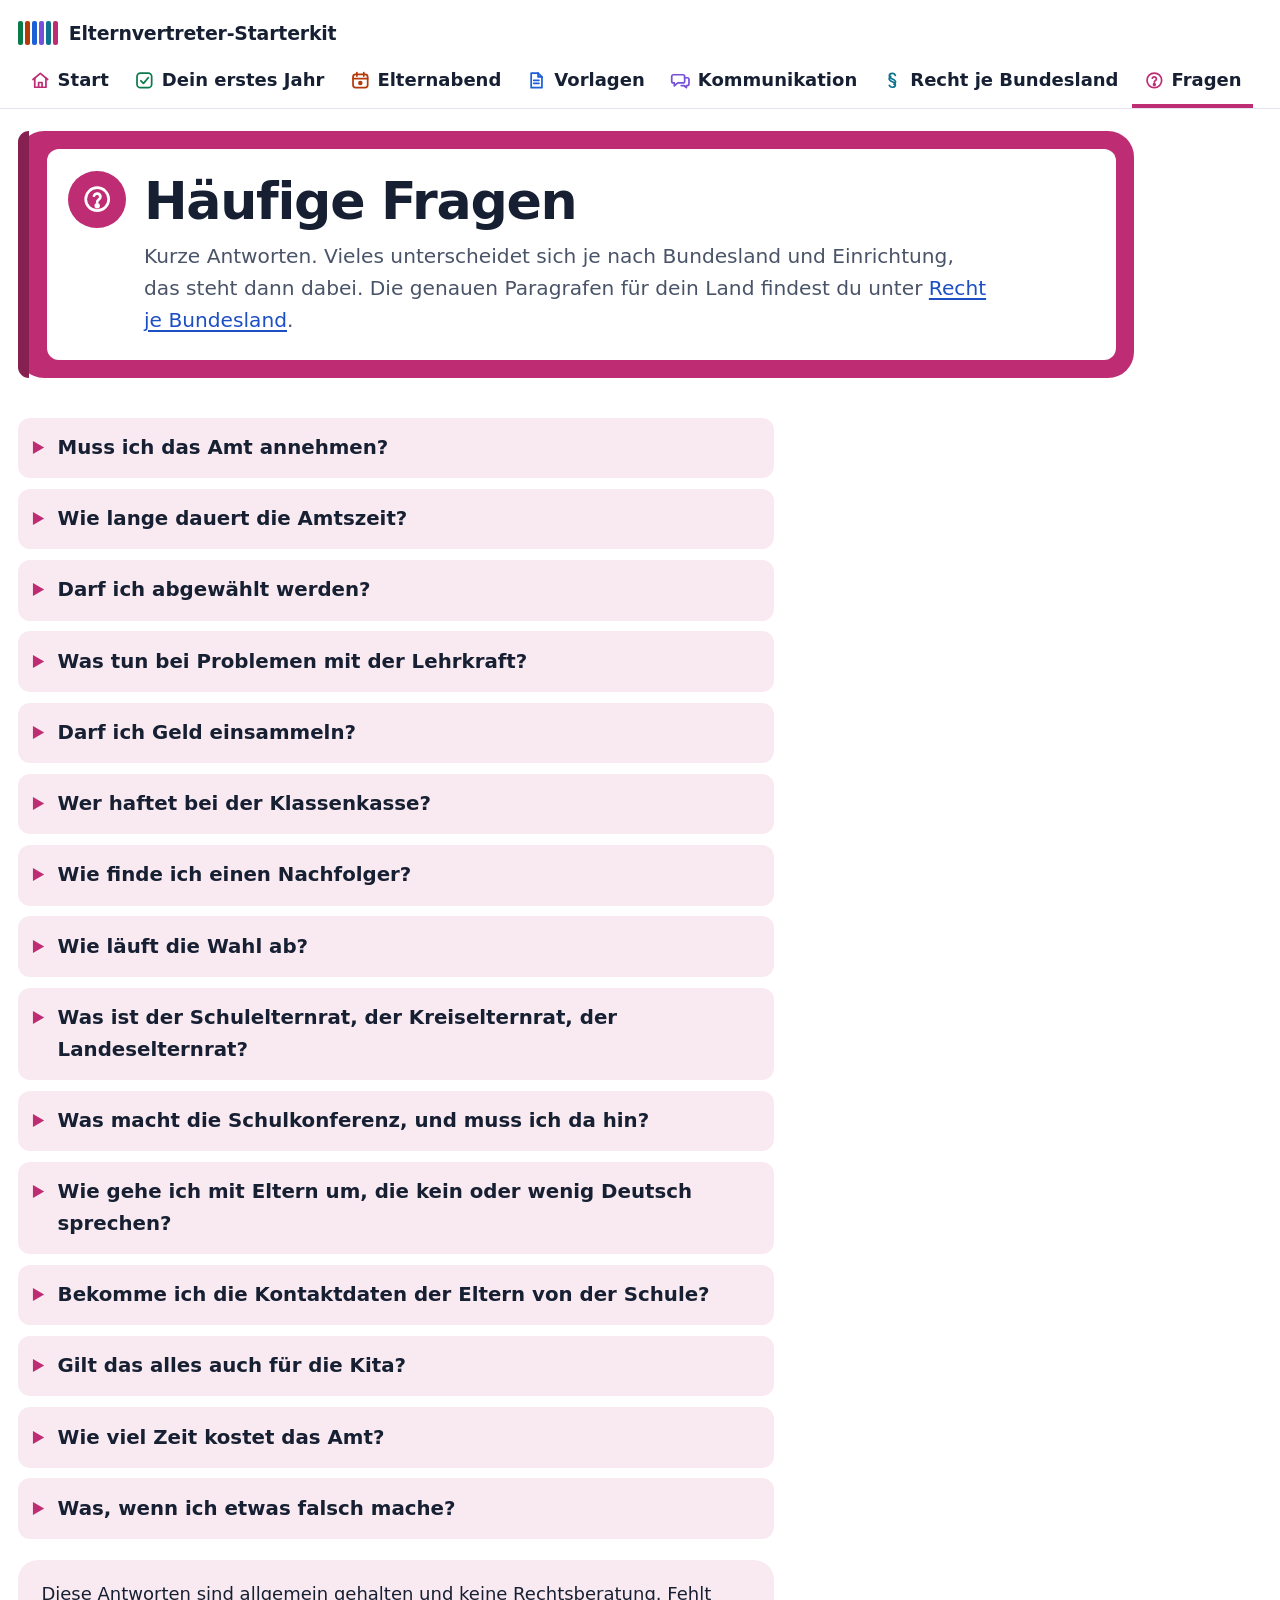
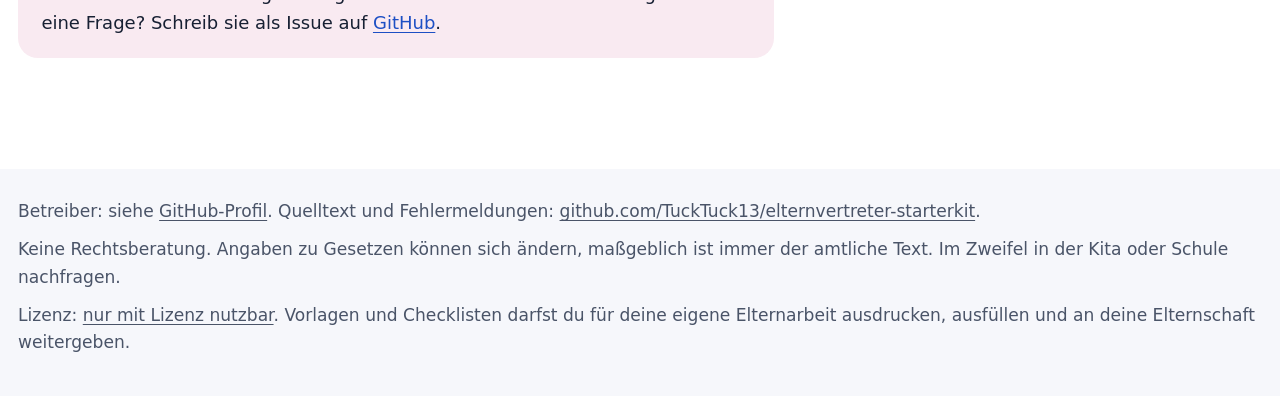
<file: faq.html>
<!doctype html>
<html lang="de">
<head>
<meta charset="utf-8">
<meta name="viewport" content="width=device-width, initial-scale=1">
<title>Häufige Fragen</title>
<meta name="description" content="Kurze Antworten auf häufige Fragen von Elternvertretern: Amt annehmen, Amtszeit, Abwahl, Klassenkasse, Haftung, Nachfolge, Schulelternrat, Eltern ohne Deutschkenntnisse.">
<meta name="color-scheme" content="light dark">
<link rel="icon" href="data:image/svg+xml,%3Csvg xmlns=%27http://www.w3.org/2000/svg%27 viewBox=%270 0 32 32%27%3E%3Crect width=%2732%27 height=%2732%27 rx=%278%27 fill=%27%23ffffff%27/%3E%3Crect x=%275%27 y=%275%27 width=%275%27 height=%2722%27 rx=%272%27 fill=%27%230b7a4b%27/%3E%3Crect x=%2713.5%27 y=%275%27 width=%275%27 height=%2722%27 rx=%272%27 fill=%27%23c2410c%27/%3E%3Crect x=%2722%27 y=%275%27 width=%275%27 height=%2722%27 rx=%272%27 fill=%27%231d5fd6%27/%3E%3C/svg%3E">
<link rel="stylesheet" href="style.css">
</head>
<body data-bereich="fragen">
<a class="skip" href="#inhalt">Zum Inhalt springen</a>

<header class="kopf">
  <div class="kopf-innen">
    <a class="marke" href="index.html"><span class="pin" aria-hidden="true"><i style="--c:var(--c-jahr)"></i><i style="--c:var(--c-abend)"></i><i style="--c:var(--c-vorlagen)"></i><i style="--c:var(--c-kommunikation)"></i><i style="--c:var(--c-recht)"></i><i style="--c:var(--c-fragen)"></i></span>Elternvertreter-Starterkit</a>
    <nav class="nav" aria-label="Hauptnavigation">
      <ul>
        <li><a href="index.html" data-bereich="start"><svg class="symbol" viewBox="0 0 24 24" fill="none" stroke="currentColor" stroke-width="2" stroke-linecap="round" stroke-linejoin="round" aria-hidden="true" focusable="false"><path d="M3.5 11 12 4l8.5 7"/><path d="M5.5 9.5V20h13V9.5"/><path d="M10 20v-5.5h4V20"/></svg>Start</a></li>
        <li><a href="erstes-jahr.html" data-bereich="jahr"><svg class="symbol" viewBox="0 0 24 24" fill="none" stroke="currentColor" stroke-width="2" stroke-linecap="round" stroke-linejoin="round" aria-hidden="true" focusable="false"><rect x="3.5" y="3.5" width="17" height="17" rx="4"/><path d="M8 12.5l3 3 5.5-6.5"/></svg>Dein erstes Jahr</a></li>
        <li><a href="elternabend.html" data-bereich="abend"><svg class="symbol" viewBox="0 0 24 24" fill="none" stroke="currentColor" stroke-width="2" stroke-linecap="round" stroke-linejoin="round" aria-hidden="true" focusable="false"><rect x="3.5" y="5" width="17" height="15.5" rx="3"/><path d="M3.5 10h17M8 3v4M16 3v4"/><circle cx="12" cy="15" r="1.6" fill="currentColor"/></svg>Elternabend</a></li>
        <li><a href="vorlagen.html" data-bereich="vorlagen"><svg class="symbol" viewBox="0 0 24 24" fill="none" stroke="currentColor" stroke-width="2" stroke-linecap="round" stroke-linejoin="round" aria-hidden="true" focusable="false"><path d="M6 3.5h8l4.5 4.5v12.5H6z"/><path d="M14 3.5V8h4.5M9 12h6M9 15.5h6"/></svg>Vorlagen</a></li>
        <li><a href="kommunikation.html" data-bereich="kommunikation"><svg class="symbol" viewBox="0 0 24 24" fill="none" stroke="currentColor" stroke-width="2" stroke-linecap="round" stroke-linejoin="round" aria-hidden="true" focusable="false"><path d="M4 5.5h11a2 2 0 0 1 2 2V13a2 2 0 0 1-2 2H9l-4 3.5V15H4a2 2 0 0 1-2-2V7.5a2 2 0 0 1 2-2z"/><path d="M17 9h3a2 2 0 0 1 2 2v5a2 2 0 0 1-2 2h-1v2.5L16 18h-3"/></svg>Kommunikation</a></li>
        <li><a href="recht.html" data-bereich="recht"><svg class="symbol" viewBox="0 0 24 24" fill="none" stroke="currentColor" stroke-width="2" stroke-linecap="round" stroke-linejoin="round" aria-hidden="true" focusable="false"><path d="M15.5 6.2c-.6-1.4-1.9-2.2-3.5-2.2-2 0-3.5 1.2-3.5 2.9 0 3.9 7.2 3 7.2 7 0 1.2-.7 2.1-1.8 2.6M8.5 17.8c.6 1.4 1.9 2.2 3.5 2.2 2 0 3.5-1.2 3.5-2.9 0-3.9-7.2-3-7.2-7 0-1.2.7-2.1 1.8-2.6"/></svg>Recht je Bundesland</a></li>
        <li><a href="faq.html" data-bereich="fragen" aria-current="page"><svg class="symbol" viewBox="0 0 24 24" fill="none" stroke="currentColor" stroke-width="2" stroke-linecap="round" stroke-linejoin="round" aria-hidden="true" focusable="false"><circle cx="12" cy="12" r="8.5"/><path d="M9.6 9.4a2.5 2.5 0 0 1 4.8.9c0 1.7-2.4 2.2-2.4 3.7"/><circle cx="12" cy="16.9" r="1" fill="currentColor"/></svg>Fragen</a></li>
      </ul>
    </nav>
  </div>
</header>

<main id="inhalt" class="seite">
  <div class="seitenkopf">
    <div class="heftschild">
      <span class="kopf-symbol" aria-hidden="true"><svg class="symbol" viewBox="0 0 24 24" fill="none" stroke="currentColor" stroke-width="2" stroke-linecap="round" stroke-linejoin="round" aria-hidden="true" focusable="false"><circle cx="12" cy="12" r="8.5"/><path d="M9.6 9.4a2.5 2.5 0 0 1 4.8.9c0 1.7-2.4 2.2-2.4 3.7"/><circle cx="12" cy="16.9" r="1" fill="currentColor"/></svg></span>
      <h1>Häufige Fragen</h1>
      <p class="lead">Kurze Antworten. Vieles unterscheidet sich je nach Bundesland und Einrichtung, das steht dann dabei. Die genauen Paragrafen für dein Land findest du unter <a href="recht.html">Recht je Bundesland</a>.</p>
    </div>
  </div>

  <div class="prose faq">

    <details id="annehmen">
      <summary>Muss ich das Amt annehmen?</summary>
      <p>Nein. Die Elternvertretung ist ein Ehrenamt, niemand kann dazu verpflichtet werden. Du kannst eine Kandidatur ablehnen und auch eine Wahl nicht annehmen. Wenn du schon gewählt bist und merkst, dass es nicht passt, kannst du zurücktreten; dann wird nachgewählt oder die Stellvertretung rückt nach. Sag es früh und sauber, damit die Klasse nicht ohne Ansprechperson dasteht.</p>
    </details>

    <details id="dauer">
      <summary>Wie lange dauert die Amtszeit?</summary>
      <p>Meist ein oder zwei Schuljahre, je nach Bundesland und Schulform. In Niedersachsen zum Beispiel zwei Jahre, in anderen Ländern wird jährlich gewählt. In Kitas ist in der Regel ein Kita-Jahr üblich. Wiederwahl ist fast überall möglich. Die genaue Dauer steht im Schulgesetz oder in der Wahlordnung deines Landes, im Zweifel in der Schule nachfragen.</p>
    </details>

    <details id="abwahl">
      <summary>Darf ich abgewählt werden?</summary>
      <p>In vielen Bundesländern ja, meist mit einer Mehrheit der Eltern der Klasse und oft nur, wenn gleichzeitig jemand Neues gewählt wird. Die Regeln dafür unterscheiden sich je Bundesland. In der Praxis kommt das selten vor. Wenn es Unzufriedenheit gibt, hilft meist ein offenes Gespräch mehr als ein Abwahlantrag.</p>
    </details>

    <details id="lehrkraft">
      <summary>Was tun bei Problemen mit der Lehrkraft?</summary>
      <p>Zuerst das direkte Gespräch suchen, sachlich und mit konkreten Beispielen. Wenn mehrere Eltern das gleiche Problem haben, kannst du als Elternvertretung ein Gespräch anbieten, am besten zu dritt oder mit der Stellvertretung. Erst wenn das nichts bringt, ist die Schulleitung die nächste Stelle, danach die Schulaufsicht. Wichtig: Probleme einzelner Familien mit einer Lehrkraft sind deren Sache, du kannst begleiten, aber nicht stellvertretend streiten. Und: Beschwerden über eine Lehrkraft gehören nicht in die Elterngruppe.</p>
    </details>

    <details id="geld">
      <summary>Darf ich Geld einsammeln?</summary>
      <p>Grundsätzlich ja, eine Klassenkasse für Feste, Geschenke oder Ausflugsextras ist üblich. Aber: Beiträge sind freiwillig, niemand darf unter Druck gesetzt werden, und Kinder dürfen nicht ausgeschlossen werden, wenn ihre Eltern nicht zahlen. Für Kosten, die die Schule verlangt (Ausflüge, Materialien), ist die Schule zuständig, nicht du. Ob es an deiner Schule Regeln zur Klassenkasse gibt, bitte in der Schule nachfragen. Führe ein einfaches Kassenbuch und berichte auf dem Elternabend.</p>
    </details>

    <details id="haftung">
      <summary>Wer haftet bei der Klassenkasse?</summary>
      <p>Wer das Geld verwahrt, trägt die Verantwortung dafür. Das Geld gehört den Eltern, nicht dir, und auch nicht der Schule. Halte es deshalb getrennt vom eigenen Geld, notiere jede Einnahme und Ausgabe mit Datum und Zweck, hebe Belege auf und lass einmal im Jahr jemanden draufschauen. Bei größeren Summen kann ein eigenes Konto oder eine Aufteilung auf zwei Personen sinnvoll sein. Ob eine Haftpflichtversicherung für das Ehrenamt greift, unterscheidet sich je Bundesland; einige Länder haben Sammelversicherungen für Ehrenamtliche. Bei Unsicherheit beim Schulelternrat oder der Schulleitung nachfragen.</p>
    </details>

    <details id="nachfolge">
      <summary>Wie finde ich einen Nachfolger?</summary>
      <p>Frühzeitig fragen, nicht erst am Wahlabend. Sprich Eltern direkt an, die sich auf Elternabenden eingebracht oder bei Festen geholfen haben. Erkläre ehrlich, wie viel Zeit es kostet (meist ein paar Stunden im Monat, mehr rund um Elternabende). Biete an, die ersten Wochen zu begleiten, und übergib mit dem <a href="vorlagen.html#uebergabe">Übergabeprotokoll</a>. Eine gute Stellvertretung ist oft die natürliche Nachfolge.</p>
    </details>

    <details id="wahl">
      <summary>Wie läuft die Wahl ab?</summary>
      <p>Auf dem ersten Elternabend des Jahres. Die Wahl leitet meist die bisherige Elternvertretung oder die Lehrkraft. Gewählt werden eine Vorsitzende oder ein Vorsitzender und eine Stellvertretung, in manchen Ländern zwei gleichberechtigte Personen. Auf Wunsch eines Anwesenden muss die Wahl in den meisten Ländern geheim sein. Zettel reichen dafür; wer es digital möchte, kann das freie Werkzeug <a href="https://github.com/TuckTuck13/wahlurne">Wahlurne</a> nutzen. Wer wählen darf (pro Kind oder pro Elternteil eine Stimme) unterscheidet sich je Bundesland.</p>
    </details>

    <details id="gremien">
      <summary>Was ist der Schulelternrat, der Kreiselternrat, der Landeselternrat?</summary>
      <p>Das sind die Ebenen über der Klasse. Im Schulelternrat (je nach Land auch Schulpflegschaft, Elternbeirat, Elternrat oder Schulelternbeirat) treffen sich die Elternvertretungen aller Klassen einer Schule; er wählt einen Vorsitz und entsendet Eltern in die Schulkonferenz. Auf Ebene des Landkreises oder der Stadt gibt es in vielen Ländern einen Kreis- oder Stadtelternrat, auf Landesebene den Landeselternrat oder Landeselternbeirat, der gegenüber dem Kultusministerium spricht. Als Klassenelternvertretung bist du automatisch Mitglied des Schulelternrats. Namen und Zuständigkeiten je Land stehen unter <a href="recht.html">Recht je Bundesland</a>.</p>
    </details>

    <details id="schulkonferenz">
      <summary>Was macht die Schulkonferenz, und muss ich da hin?</summary>
      <p>Die Schulkonferenz (in manchen Ländern Schulvorstand, Schulforum oder Schulausschuss) ist das oberste Gremium der Schule, in dem Lehrkräfte, Eltern und oft Schülerinnen und Schüler gemeinsam entscheiden, zum Beispiel über das Schulprogramm, die Hausordnung oder Ganztagsangebote. Dort sitzen nicht alle Elternvertretungen, sondern vom Schulelternrat gewählte Eltern. Du musst also nicht hin, es sei denn, du wirst dafür gewählt. Es lohnt sich aber, die Protokolle zu lesen.</p>
    </details>

    <details id="sprache">
      <summary>Wie gehe ich mit Eltern um, die kein oder wenig Deutsch sprechen?</summary>
      <p>Kurze Sätze, klare Listen, Datum und Uhrzeit groß. Einladungen zusätzlich in einer zweiten Sprache sind mit Übersetzungs-Apps schnell gemacht und werden sehr geschätzt. Frag, ob es in der Klasse Eltern gibt, die übersetzen können, oder ob die Schule Sprachmittler kennt; viele Kommunen haben kostenlose Dolmetscherdienste für Schule und Kita. Lade persönlich ein, nicht nur per Zettel. Und mach deutlich, dass alle willkommen sind, auch wenn sie nur zuhören möchten.</p>
    </details>

    <details id="daten">
      <summary>Bekomme ich die Kontaktdaten der Eltern von der Schule?</summary>
      <p>In der Regel nein. Die Schule darf Adressen und Telefonnummern nicht ohne Einwilligung der Eltern an dich weitergeben. Du sammelst sie selbst, mit einem Einwilligungszettel. Manche Schulen holen diese Einwilligung schon bei der Anmeldung ein und geben dir dann eine Liste der Eltern, die zugestimmt haben; frag im Sekretariat nach. Mehr dazu unter <a href="kommunikation.html">Kommunikation und Datenschutz</a>.</p>
    </details>

    <details id="kita">
      <summary>Gilt das alles auch für die Kita?</summary>
      <p>Im Kern ja, aber die Rechtsgrundlage ist eine andere: nicht das Schulgesetz, sondern das Kita-Gesetz des Landes. Das Gremium heißt meist Elternbeirat, Elternausschuss oder Elternrat, und in vielen Ländern sitzt zusätzlich ein Beirat oder Kita-Ausschuss aus Träger, Team und Eltern dazwischen. Elternabende organisiert meist die Kita-Leitung, der Elternbeirat wirkt mit. Die Paragrafen je Land stehen unter <a href="recht.html">Recht je Bundesland</a>.</p>
    </details>

    <details id="zeit">
      <summary>Wie viel Zeit kostet das Amt?</summary>
      <p>Ehrlich: Es schwankt. Ruhige Monate kosten eine Stunde, Monate mit Elternabend oder Fest auch mal fünf bis zehn. Vieles lässt sich mit Vorlagen und klaren Routinen abkürzen, genau dafür ist diese Seite da. Teile dir die Arbeit mit der Stellvertretung und hol dir für Feste Helferinnen und Helfer aus der Klasse.</p>
    </details>

    <details id="falsch">
      <summary>Was, wenn ich etwas falsch mache?</summary>
      <p>Dann ist das normal. Du bist ehrenamtlich tätig, niemand erwartet Perfektion. Die meisten Fehler (eine vergessene Einladung, ein zu langer Elternabend) sind mit einer kurzen Nachricht erledigt. Bei Datenschutzfragen gilt: lieber einmal zu wenig weitergeben als einmal zu viel. Und wenn du unsicher bist, frag die Schulleitung, die Kita-Leitung oder den Schulelternrat. Dafür sind sie da.</p>
    </details>

    <div class="hinweis">
      <p>Diese Antworten sind allgemein gehalten und keine Rechtsberatung. Fehlt eine Frage? Schreib sie als Issue auf <a href="https://github.com/TuckTuck13/elternvertreter-starterkit/issues">GitHub</a>.</p>
    </div>
  </div>
</main>

<footer class="fuss">
  <div class="fuss-innen">
    <p>Betreiber: siehe <a href="https://github.com/TuckTuck13">GitHub-Profil</a>. Quelltext und Fehlermeldungen: <a href="https://github.com/TuckTuck13/elternvertreter-starterkit">github.com/TuckTuck13/elternvertreter-starterkit</a>.</p>
    <p>Keine Rechtsberatung. Angaben zu Gesetzen können sich ändern, maßgeblich ist immer der amtliche Text. Im Zweifel in der Kita oder Schule nachfragen.</p>
    <p>Lizenz: <a href="https://github.com/TuckTuck13/elternvertreter-starterkit/blob/main/LICENSE">nur mit Lizenz nutzbar</a>. Vorlagen und Checklisten darfst du für deine eigene Elternarbeit ausdrucken, ausfüllen und an deine Elternschaft weitergeben.</p>
  </div>
</footer>

<script src="script.js"></script>
</body>
</html>
</file>
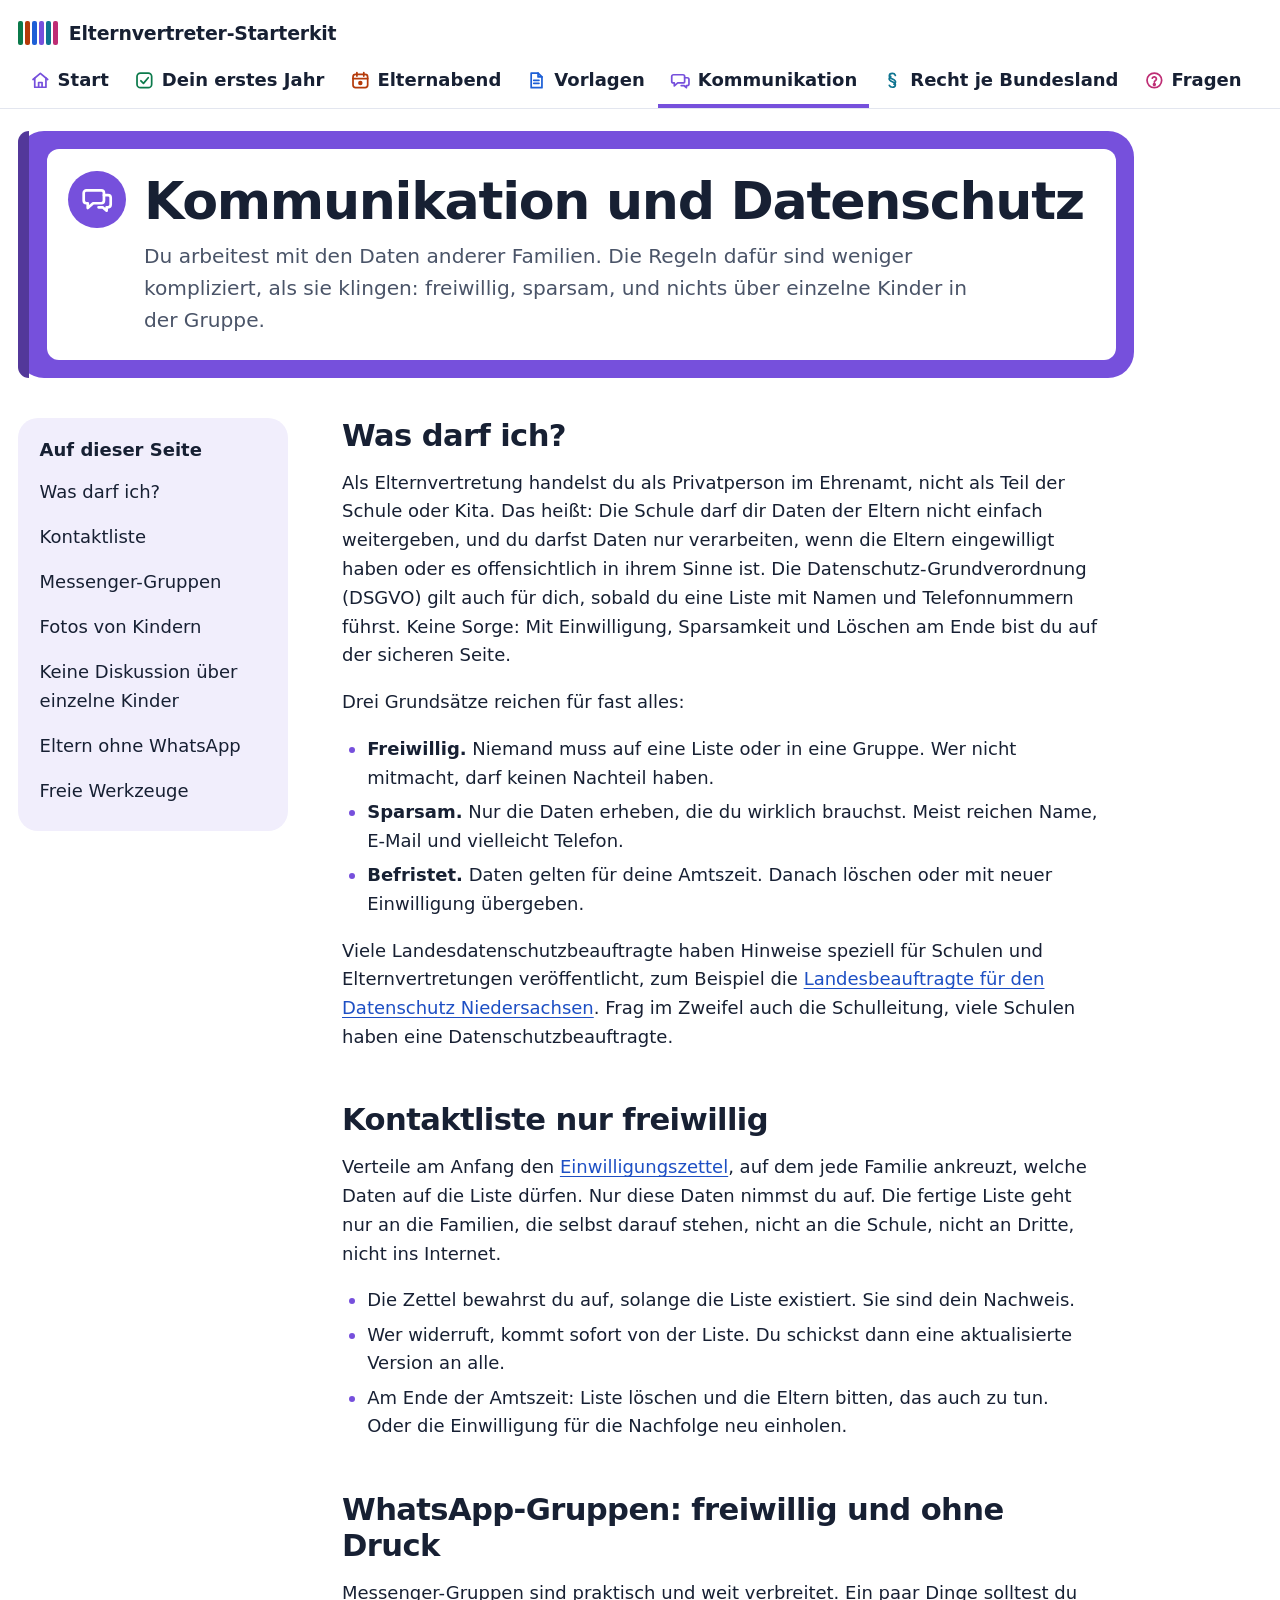
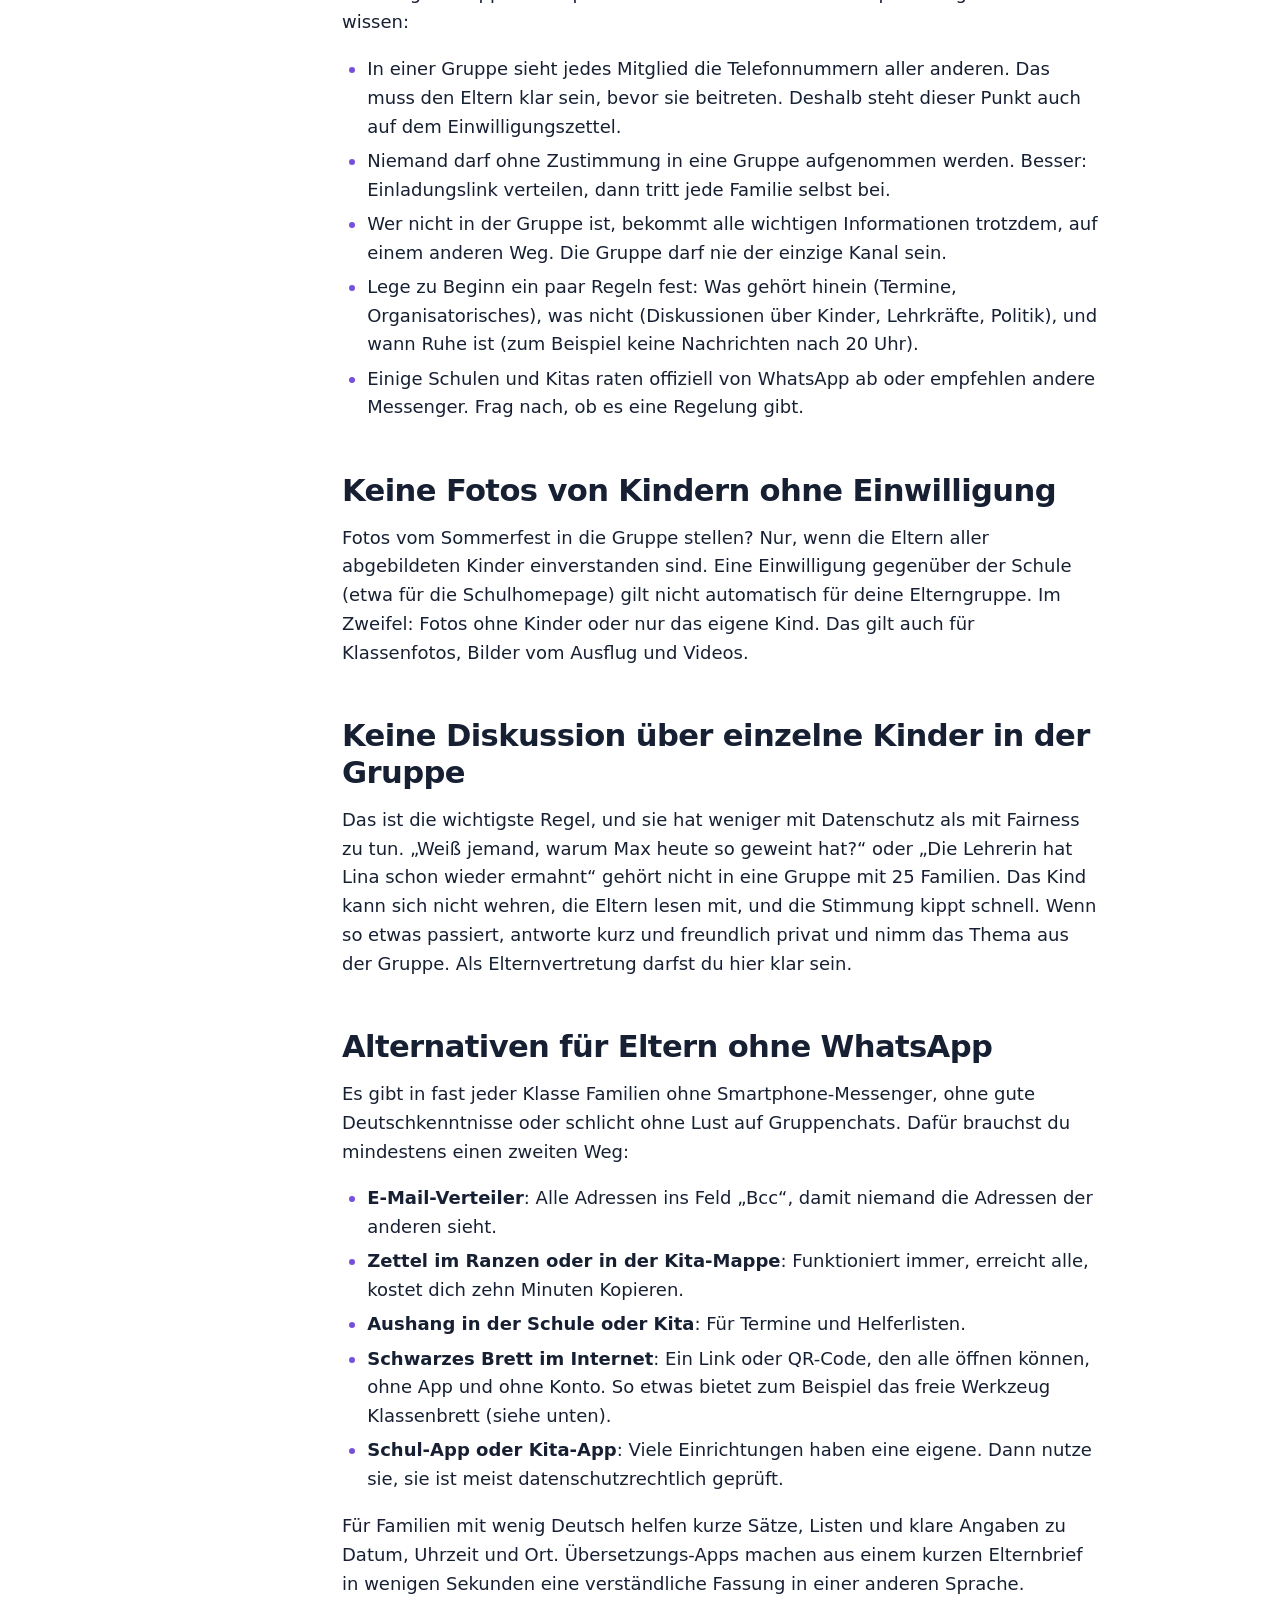
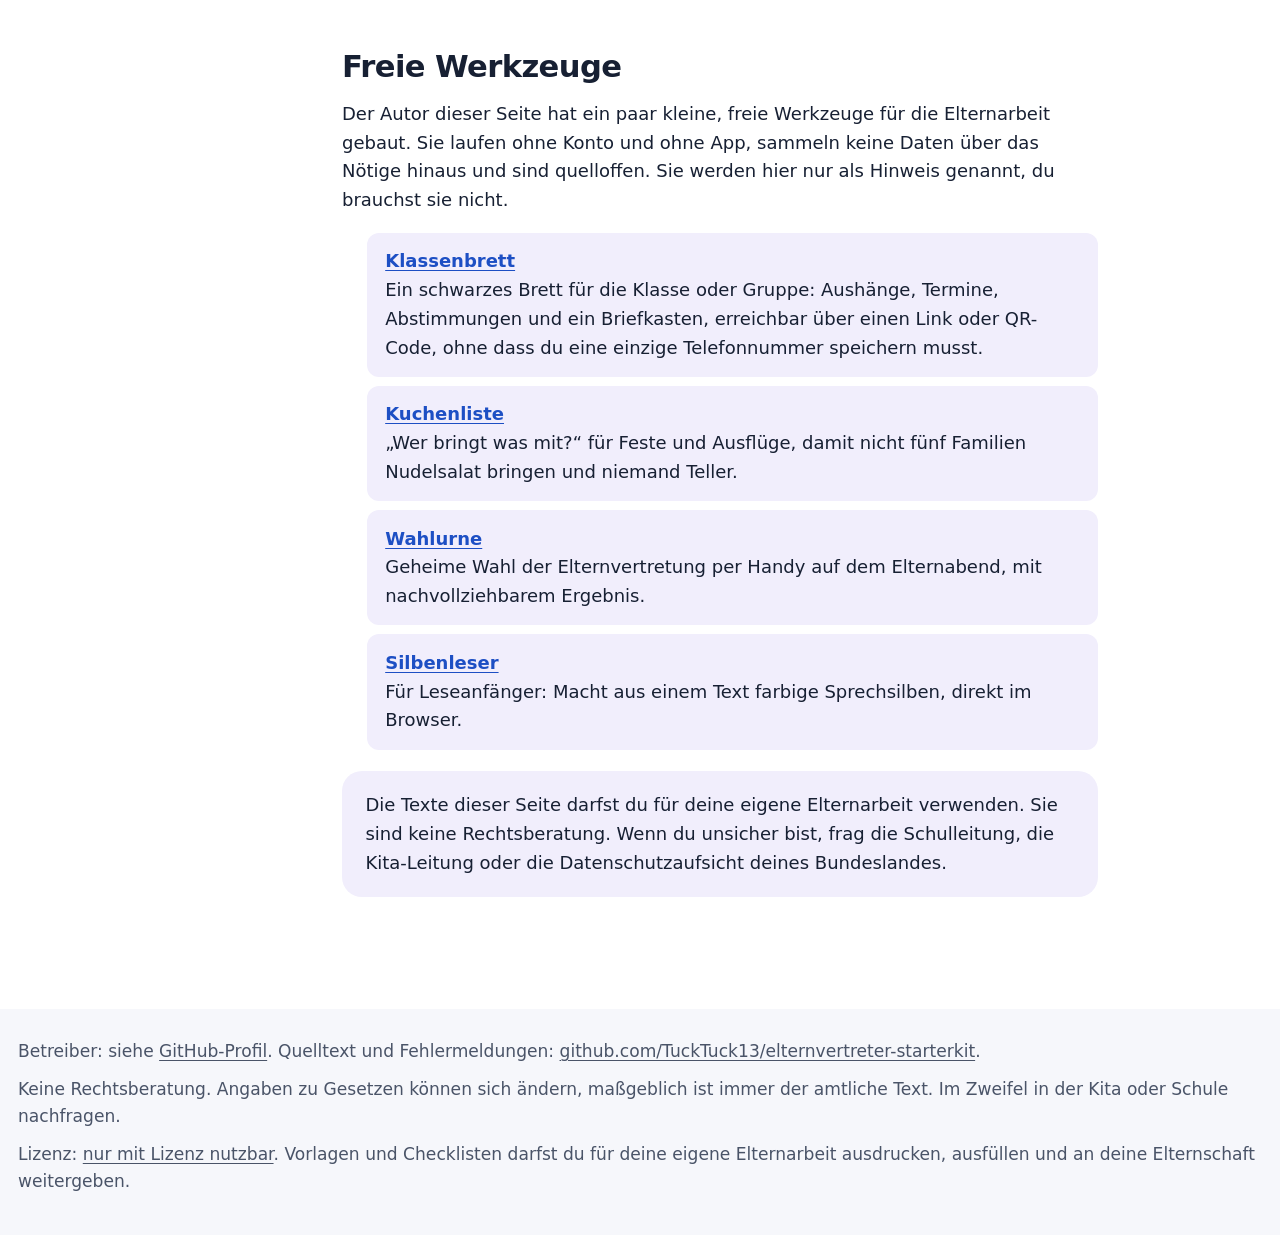
<file: kommunikation.html>
<!doctype html>
<html lang="de">
<head>
<meta charset="utf-8">
<meta name="viewport" content="width=device-width, initial-scale=1">
<title>Kommunikation und Datenschutz</title>
<meta name="description" content="Was Elternvertreter mit Kontaktdaten, WhatsApp-Gruppen und Fotos dürfen, Alternativen für Eltern ohne Messenger und freie Werkzeuge für die Elternarbeit.">
<meta name="color-scheme" content="light dark">
<link rel="icon" href="data:image/svg+xml,%3Csvg xmlns=%27http://www.w3.org/2000/svg%27 viewBox=%270 0 32 32%27%3E%3Crect width=%2732%27 height=%2732%27 rx=%278%27 fill=%27%23ffffff%27/%3E%3Crect x=%275%27 y=%275%27 width=%275%27 height=%2722%27 rx=%272%27 fill=%27%230b7a4b%27/%3E%3Crect x=%2713.5%27 y=%275%27 width=%275%27 height=%2722%27 rx=%272%27 fill=%27%23c2410c%27/%3E%3Crect x=%2722%27 y=%275%27 width=%275%27 height=%2722%27 rx=%272%27 fill=%27%231d5fd6%27/%3E%3C/svg%3E">
<link rel="stylesheet" href="style.css">
</head>
<body data-bereich="kommunikation">
<a class="skip" href="#inhalt">Zum Inhalt springen</a>

<header class="kopf">
  <div class="kopf-innen">
    <a class="marke" href="index.html"><span class="pin" aria-hidden="true"><i style="--c:var(--c-jahr)"></i><i style="--c:var(--c-abend)"></i><i style="--c:var(--c-vorlagen)"></i><i style="--c:var(--c-kommunikation)"></i><i style="--c:var(--c-recht)"></i><i style="--c:var(--c-fragen)"></i></span>Elternvertreter-Starterkit</a>
    <nav class="nav" aria-label="Hauptnavigation">
      <ul>
        <li><a href="index.html" data-bereich="start"><svg class="symbol" viewBox="0 0 24 24" fill="none" stroke="currentColor" stroke-width="2" stroke-linecap="round" stroke-linejoin="round" aria-hidden="true" focusable="false"><path d="M3.5 11 12 4l8.5 7"/><path d="M5.5 9.5V20h13V9.5"/><path d="M10 20v-5.5h4V20"/></svg>Start</a></li>
        <li><a href="erstes-jahr.html" data-bereich="jahr"><svg class="symbol" viewBox="0 0 24 24" fill="none" stroke="currentColor" stroke-width="2" stroke-linecap="round" stroke-linejoin="round" aria-hidden="true" focusable="false"><rect x="3.5" y="3.5" width="17" height="17" rx="4"/><path d="M8 12.5l3 3 5.5-6.5"/></svg>Dein erstes Jahr</a></li>
        <li><a href="elternabend.html" data-bereich="abend"><svg class="symbol" viewBox="0 0 24 24" fill="none" stroke="currentColor" stroke-width="2" stroke-linecap="round" stroke-linejoin="round" aria-hidden="true" focusable="false"><rect x="3.5" y="5" width="17" height="15.5" rx="3"/><path d="M3.5 10h17M8 3v4M16 3v4"/><circle cx="12" cy="15" r="1.6" fill="currentColor"/></svg>Elternabend</a></li>
        <li><a href="vorlagen.html" data-bereich="vorlagen"><svg class="symbol" viewBox="0 0 24 24" fill="none" stroke="currentColor" stroke-width="2" stroke-linecap="round" stroke-linejoin="round" aria-hidden="true" focusable="false"><path d="M6 3.5h8l4.5 4.5v12.5H6z"/><path d="M14 3.5V8h4.5M9 12h6M9 15.5h6"/></svg>Vorlagen</a></li>
        <li><a href="kommunikation.html" data-bereich="kommunikation" aria-current="page"><svg class="symbol" viewBox="0 0 24 24" fill="none" stroke="currentColor" stroke-width="2" stroke-linecap="round" stroke-linejoin="round" aria-hidden="true" focusable="false"><path d="M4 5.5h11a2 2 0 0 1 2 2V13a2 2 0 0 1-2 2H9l-4 3.5V15H4a2 2 0 0 1-2-2V7.5a2 2 0 0 1 2-2z"/><path d="M17 9h3a2 2 0 0 1 2 2v5a2 2 0 0 1-2 2h-1v2.5L16 18h-3"/></svg>Kommunikation</a></li>
        <li><a href="recht.html" data-bereich="recht"><svg class="symbol" viewBox="0 0 24 24" fill="none" stroke="currentColor" stroke-width="2" stroke-linecap="round" stroke-linejoin="round" aria-hidden="true" focusable="false"><path d="M15.5 6.2c-.6-1.4-1.9-2.2-3.5-2.2-2 0-3.5 1.2-3.5 2.9 0 3.9 7.2 3 7.2 7 0 1.2-.7 2.1-1.8 2.6M8.5 17.8c.6 1.4 1.9 2.2 3.5 2.2 2 0 3.5-1.2 3.5-2.9 0-3.9-7.2-3-7.2-7 0-1.2.7-2.1 1.8-2.6"/></svg>Recht je Bundesland</a></li>
        <li><a href="faq.html" data-bereich="fragen"><svg class="symbol" viewBox="0 0 24 24" fill="none" stroke="currentColor" stroke-width="2" stroke-linecap="round" stroke-linejoin="round" aria-hidden="true" focusable="false"><circle cx="12" cy="12" r="8.5"/><path d="M9.6 9.4a2.5 2.5 0 0 1 4.8.9c0 1.7-2.4 2.2-2.4 3.7"/><circle cx="12" cy="16.9" r="1" fill="currentColor"/></svg>Fragen</a></li>
      </ul>
    </nav>
  </div>
</header>

<main id="inhalt" class="seite">
  <div class="seitenkopf">
    <div class="heftschild">
      <span class="kopf-symbol" aria-hidden="true"><svg class="symbol" viewBox="0 0 24 24" fill="none" stroke="currentColor" stroke-width="2" stroke-linecap="round" stroke-linejoin="round" aria-hidden="true" focusable="false"><path d="M4 5.5h11a2 2 0 0 1 2 2V13a2 2 0 0 1-2 2H9l-4 3.5V15H4a2 2 0 0 1-2-2V7.5a2 2 0 0 1 2-2z"/><path d="M17 9h3a2 2 0 0 1 2 2v5a2 2 0 0 1-2 2h-1v2.5L16 18h-3"/></svg></span>
      <h1>Kommunikation und Datenschutz</h1>
      <p class="lead">Du arbeitest mit den Daten anderer Familien. Die Regeln dafür sind weniger kompliziert, als sie klingen: freiwillig, sparsam, und nichts über einzelne Kinder in der Gruppe.</p>
    </div>
  </div>

  <div class="zweispaltig">
    <aside class="sprungmarken" aria-label="Auf dieser Seite">
      <h2>Auf dieser Seite</h2>
      <ol>
        <li><a href="#darf">Was darf ich?</a></li>
        <li><a href="#kontaktliste">Kontaktliste</a></li>
        <li><a href="#whatsapp">Messenger-Gruppen</a></li>
        <li><a href="#fotos">Fotos von Kindern</a></li>
        <li><a href="#kinder">Keine Diskussion über einzelne Kinder</a></li>
        <li><a href="#alternativen">Eltern ohne WhatsApp</a></li>
        <li><a href="#werkzeuge">Freie Werkzeuge</a></li>
      </ol>
    </aside>

    <div class="prose">
      <h2 id="darf">Was darf ich?</h2>
      <p>Als Elternvertretung handelst du als Privatperson im Ehrenamt, nicht als Teil der Schule oder Kita. Das heißt: Die Schule darf dir Daten der Eltern nicht einfach weitergeben, und du darfst Daten nur verarbeiten, wenn die Eltern eingewilligt haben oder es offensichtlich in ihrem Sinne ist. Die Datenschutz-Grundverordnung (DSGVO) gilt auch für dich, sobald du eine Liste mit Namen und Telefonnummern führst. Keine Sorge: Mit Einwilligung, Sparsamkeit und Löschen am Ende bist du auf der sicheren Seite.</p>
      <p>Drei Grundsätze reichen für fast alles:</p>
      <ul>
        <li><strong>Freiwillig.</strong> Niemand muss auf eine Liste oder in eine Gruppe. Wer nicht mitmacht, darf keinen Nachteil haben.</li>
        <li><strong>Sparsam.</strong> Nur die Daten erheben, die du wirklich brauchst. Meist reichen Name, E-Mail und vielleicht Telefon.</li>
        <li><strong>Befristet.</strong> Daten gelten für deine Amtszeit. Danach löschen oder mit neuer Einwilligung übergeben.</li>
      </ul>
      <p>Viele Landesdatenschutzbeauftragte haben Hinweise speziell für Schulen und Elternvertretungen veröffentlicht, zum Beispiel die <a href="https://www.lfd.niedersachsen.de/schulen/faq-schulen-und-datenschutz-56175.html">Landesbeauftragte für den Datenschutz Niedersachsen</a>. Frag im Zweifel auch die Schulleitung, viele Schulen haben eine Datenschutzbeauftragte.</p>

      <h2 id="kontaktliste">Kontaktliste nur freiwillig</h2>
      <p>Verteile am Anfang den <a href="vorlagen.html#einwilligung">Einwilligungszettel</a>, auf dem jede Familie ankreuzt, welche Daten auf die Liste dürfen. Nur diese Daten nimmst du auf. Die fertige Liste geht nur an die Familien, die selbst darauf stehen, nicht an die Schule, nicht an Dritte, nicht ins Internet.</p>
      <ul>
        <li>Die Zettel bewahrst du auf, solange die Liste existiert. Sie sind dein Nachweis.</li>
        <li>Wer widerruft, kommt sofort von der Liste. Du schickst dann eine aktualisierte Version an alle.</li>
        <li>Am Ende der Amtszeit: Liste löschen und die Eltern bitten, das auch zu tun. Oder die Einwilligung für die Nachfolge neu einholen.</li>
      </ul>

      <h2 id="whatsapp">WhatsApp-Gruppen: freiwillig und ohne Druck</h2>
      <p>Messenger-Gruppen sind praktisch und weit verbreitet. Ein paar Dinge solltest du wissen:</p>
      <ul>
        <li>In einer Gruppe sieht jedes Mitglied die Telefonnummern aller anderen. Das muss den Eltern klar sein, bevor sie beitreten. Deshalb steht dieser Punkt auch auf dem Einwilligungszettel.</li>
        <li>Niemand darf ohne Zustimmung in eine Gruppe aufgenommen werden. Besser: Einladungslink verteilen, dann tritt jede Familie selbst bei.</li>
        <li>Wer nicht in der Gruppe ist, bekommt alle wichtigen Informationen trotzdem, auf einem anderen Weg. Die Gruppe darf nie der einzige Kanal sein.</li>
        <li>Lege zu Beginn ein paar Regeln fest: Was gehört hinein (Termine, Organisatorisches), was nicht (Diskussionen über Kinder, Lehrkräfte, Politik), und wann Ruhe ist (zum Beispiel keine Nachrichten nach 20 Uhr).</li>
        <li>Einige Schulen und Kitas raten offiziell von WhatsApp ab oder empfehlen andere Messenger. Frag nach, ob es eine Regelung gibt.</li>
      </ul>

      <h2 id="fotos">Keine Fotos von Kindern ohne Einwilligung</h2>
      <p>Fotos vom Sommerfest in die Gruppe stellen? Nur, wenn die Eltern aller abgebildeten Kinder einverstanden sind. Eine Einwilligung gegenüber der Schule (etwa für die Schulhomepage) gilt nicht automatisch für deine Elterngruppe. Im Zweifel: Fotos ohne Kinder oder nur das eigene Kind. Das gilt auch für Klassenfotos, Bilder vom Ausflug und Videos.</p>

      <h2 id="kinder">Keine Diskussion über einzelne Kinder in der Gruppe</h2>
      <p>Das ist die wichtigste Regel, und sie hat weniger mit Datenschutz als mit Fairness zu tun. „Weiß jemand, warum Max heute so geweint hat?“ oder „Die Lehrerin hat Lina schon wieder ermahnt“ gehört nicht in eine Gruppe mit 25 Familien. Das Kind kann sich nicht wehren, die Eltern lesen mit, und die Stimmung kippt schnell. Wenn so etwas passiert, antworte kurz und freundlich privat und nimm das Thema aus der Gruppe. Als Elternvertretung darfst du hier klar sein.</p>

      <h2 id="alternativen">Alternativen für Eltern ohne WhatsApp</h2>
      <p>Es gibt in fast jeder Klasse Familien ohne Smartphone-Messenger, ohne gute Deutschkenntnisse oder schlicht ohne Lust auf Gruppenchats. Dafür brauchst du mindestens einen zweiten Weg:</p>
      <ul>
        <li><strong>E-Mail-Verteiler</strong>: Alle Adressen ins Feld „Bcc“, damit niemand die Adressen der anderen sieht.</li>
        <li><strong>Zettel im Ranzen oder in der Kita-Mappe</strong>: Funktioniert immer, erreicht alle, kostet dich zehn Minuten Kopieren.</li>
        <li><strong>Aushang in der Schule oder Kita</strong>: Für Termine und Helferlisten.</li>
        <li><strong>Schwarzes Brett im Internet</strong>: Ein Link oder QR-Code, den alle öffnen können, ohne App und ohne Konto. So etwas bietet zum Beispiel das freie Werkzeug Klassenbrett (siehe unten).</li>
        <li><strong>Schul-App oder Kita-App</strong>: Viele Einrichtungen haben eine eigene. Dann nutze sie, sie ist meist datenschutzrechtlich geprüft.</li>
      </ul>
      <p>Für Familien mit wenig Deutsch helfen kurze Sätze, Listen und klare Angaben zu Datum, Uhrzeit und Ort. Übersetzungs-Apps machen aus einem kurzen Elternbrief in wenigen Sekunden eine verständliche Fassung in einer anderen Sprache.</p>

      <h2 id="werkzeuge">Freie Werkzeuge</h2>
      <p>Der Autor dieser Seite hat ein paar kleine, freie Werkzeuge für die Elternarbeit gebaut. Sie laufen ohne Konto und ohne App, sammeln keine Daten über das Nötige hinaus und sind quelloffen. Sie werden hier nur als Hinweis genannt, du brauchst sie nicht.</p>
      <ul class="werkzeuge">
        <li><strong><a href="https://github.com/TuckTuck13/klassenbrett">Klassenbrett</a></strong> Ein schwarzes Brett für die Klasse oder Gruppe: Aushänge, Termine, Abstimmungen und ein Briefkasten, erreichbar über einen Link oder QR-Code, ohne dass du eine einzige Telefonnummer speichern musst.</li>
        <li><strong><a href="https://github.com/TuckTuck13/kuchenliste">Kuchenliste</a></strong> „Wer bringt was mit?“ für Feste und Ausflüge, damit nicht fünf Familien Nudelsalat bringen und niemand Teller.</li>
        <li><strong><a href="https://github.com/TuckTuck13/wahlurne">Wahlurne</a></strong> Geheime Wahl der Elternvertretung per Handy auf dem Elternabend, mit nachvollziehbarem Ergebnis.</li>
        <li><strong><a href="https://tucktuck13.github.io/silbenleser/">Silbenleser</a></strong> Für Leseanfänger: Macht aus einem Text farbige Sprechsilben, direkt im Browser.</li>
      </ul>

      <div class="hinweis">
        <p>Die Texte dieser Seite darfst du für deine eigene Elternarbeit verwenden. Sie sind keine Rechtsberatung. Wenn du unsicher bist, frag die Schulleitung, die Kita-Leitung oder die Datenschutzaufsicht deines Bundeslandes.</p>
      </div>
    </div>
  </div>
</main>

<footer class="fuss">
  <div class="fuss-innen">
    <p>Betreiber: siehe <a href="https://github.com/TuckTuck13">GitHub-Profil</a>. Quelltext und Fehlermeldungen: <a href="https://github.com/TuckTuck13/elternvertreter-starterkit">github.com/TuckTuck13/elternvertreter-starterkit</a>.</p>
    <p>Keine Rechtsberatung. Angaben zu Gesetzen können sich ändern, maßgeblich ist immer der amtliche Text. Im Zweifel in der Kita oder Schule nachfragen.</p>
    <p>Lizenz: <a href="https://github.com/TuckTuck13/elternvertreter-starterkit/blob/main/LICENSE">nur mit Lizenz nutzbar</a>. Vorlagen und Checklisten darfst du für deine eigene Elternarbeit ausdrucken, ausfüllen und an deine Elternschaft weitergeben.</p>
  </div>
</footer>

<script src="script.js"></script>
</body>
</html>
</file>
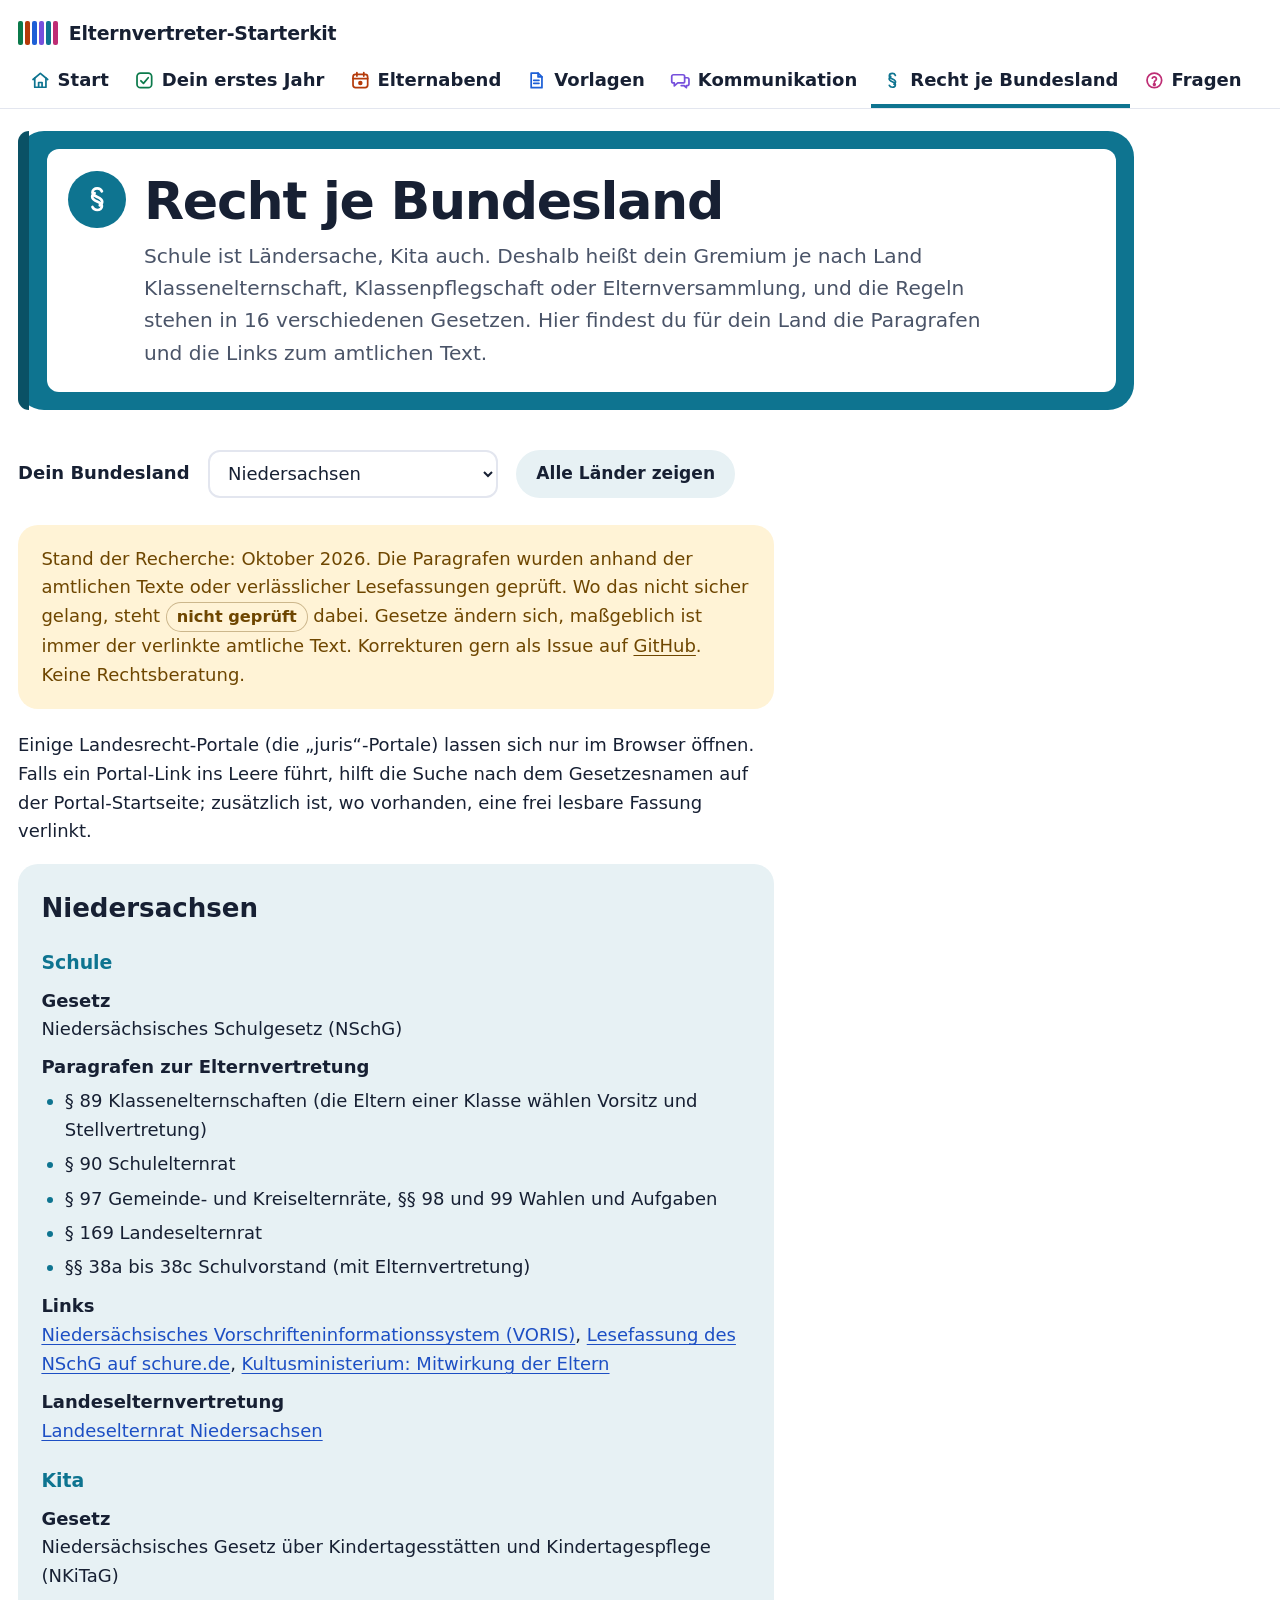
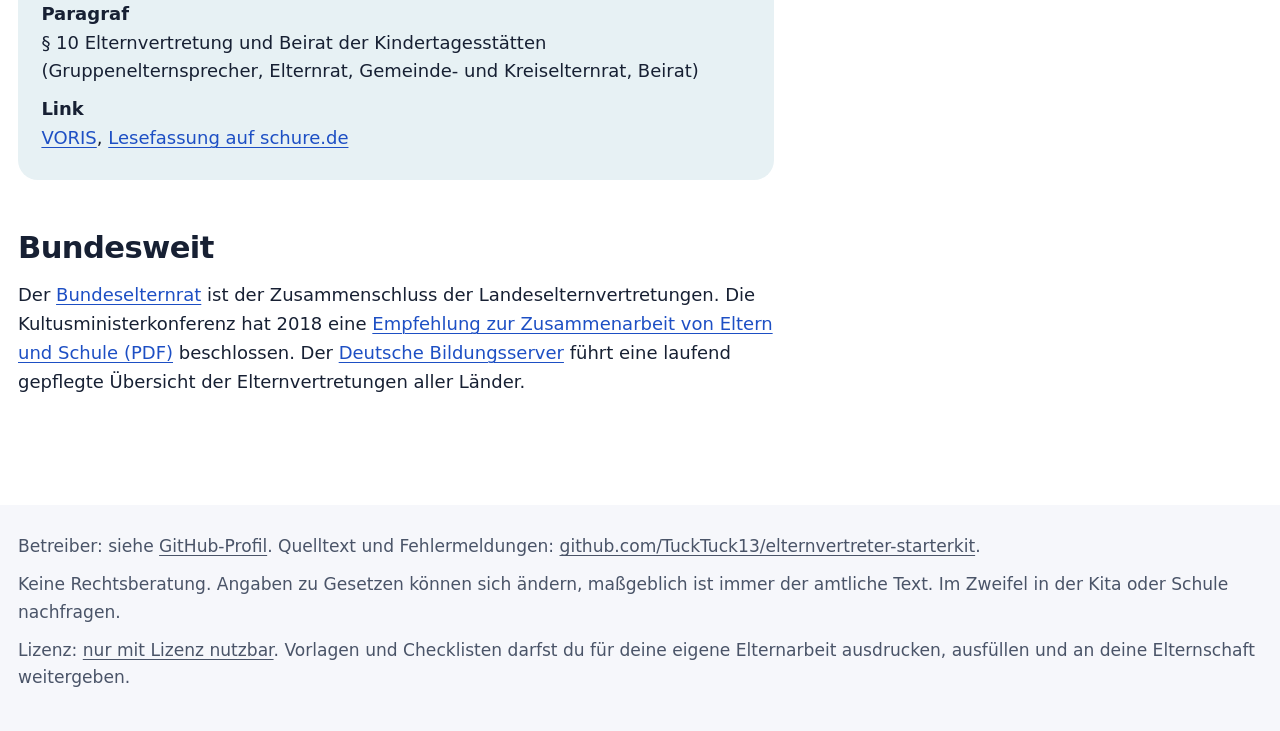
<file: recht.html>
<!doctype html>
<html lang="de">
<head>
<meta charset="utf-8">
<meta name="viewport" content="width=device-width, initial-scale=1">
<title>Recht je Bundesland</title>
<meta name="description" content="Rechtsgrundlagen der Elternvertretung in allen 16 Bundesländern: Schulgesetz mit Paragrafen, Kita-Gesetz, Landeselternvertretung, jeweils mit Link.">
<meta name="color-scheme" content="light dark">
<link rel="icon" href="data:image/svg+xml,%3Csvg xmlns=%27http://www.w3.org/2000/svg%27 viewBox=%270 0 32 32%27%3E%3Crect width=%2732%27 height=%2732%27 rx=%278%27 fill=%27%23ffffff%27/%3E%3Crect x=%275%27 y=%275%27 width=%275%27 height=%2722%27 rx=%272%27 fill=%27%230b7a4b%27/%3E%3Crect x=%2713.5%27 y=%275%27 width=%275%27 height=%2722%27 rx=%272%27 fill=%27%23c2410c%27/%3E%3Crect x=%2722%27 y=%275%27 width=%275%27 height=%2722%27 rx=%272%27 fill=%27%231d5fd6%27/%3E%3C/svg%3E">
<link rel="stylesheet" href="style.css">
</head>
<body data-bereich="recht">
<a class="skip" href="#inhalt">Zum Inhalt springen</a>

<header class="kopf">
  <div class="kopf-innen">
    <a class="marke" href="index.html"><span class="pin" aria-hidden="true"><i style="--c:var(--c-jahr)"></i><i style="--c:var(--c-abend)"></i><i style="--c:var(--c-vorlagen)"></i><i style="--c:var(--c-kommunikation)"></i><i style="--c:var(--c-recht)"></i><i style="--c:var(--c-fragen)"></i></span>Elternvertreter-Starterkit</a>
    <nav class="nav" aria-label="Hauptnavigation">
      <ul>
        <li><a href="index.html" data-bereich="start"><svg class="symbol" viewBox="0 0 24 24" fill="none" stroke="currentColor" stroke-width="2" stroke-linecap="round" stroke-linejoin="round" aria-hidden="true" focusable="false"><path d="M3.5 11 12 4l8.5 7"/><path d="M5.5 9.5V20h13V9.5"/><path d="M10 20v-5.5h4V20"/></svg>Start</a></li>
        <li><a href="erstes-jahr.html" data-bereich="jahr"><svg class="symbol" viewBox="0 0 24 24" fill="none" stroke="currentColor" stroke-width="2" stroke-linecap="round" stroke-linejoin="round" aria-hidden="true" focusable="false"><rect x="3.5" y="3.5" width="17" height="17" rx="4"/><path d="M8 12.5l3 3 5.5-6.5"/></svg>Dein erstes Jahr</a></li>
        <li><a href="elternabend.html" data-bereich="abend"><svg class="symbol" viewBox="0 0 24 24" fill="none" stroke="currentColor" stroke-width="2" stroke-linecap="round" stroke-linejoin="round" aria-hidden="true" focusable="false"><rect x="3.5" y="5" width="17" height="15.5" rx="3"/><path d="M3.5 10h17M8 3v4M16 3v4"/><circle cx="12" cy="15" r="1.6" fill="currentColor"/></svg>Elternabend</a></li>
        <li><a href="vorlagen.html" data-bereich="vorlagen"><svg class="symbol" viewBox="0 0 24 24" fill="none" stroke="currentColor" stroke-width="2" stroke-linecap="round" stroke-linejoin="round" aria-hidden="true" focusable="false"><path d="M6 3.5h8l4.5 4.5v12.5H6z"/><path d="M14 3.5V8h4.5M9 12h6M9 15.5h6"/></svg>Vorlagen</a></li>
        <li><a href="kommunikation.html" data-bereich="kommunikation"><svg class="symbol" viewBox="0 0 24 24" fill="none" stroke="currentColor" stroke-width="2" stroke-linecap="round" stroke-linejoin="round" aria-hidden="true" focusable="false"><path d="M4 5.5h11a2 2 0 0 1 2 2V13a2 2 0 0 1-2 2H9l-4 3.5V15H4a2 2 0 0 1-2-2V7.5a2 2 0 0 1 2-2z"/><path d="M17 9h3a2 2 0 0 1 2 2v5a2 2 0 0 1-2 2h-1v2.5L16 18h-3"/></svg>Kommunikation</a></li>
        <li><a href="recht.html" data-bereich="recht" aria-current="page"><svg class="symbol" viewBox="0 0 24 24" fill="none" stroke="currentColor" stroke-width="2" stroke-linecap="round" stroke-linejoin="round" aria-hidden="true" focusable="false"><path d="M15.5 6.2c-.6-1.4-1.9-2.2-3.5-2.2-2 0-3.5 1.2-3.5 2.9 0 3.9 7.2 3 7.2 7 0 1.2-.7 2.1-1.8 2.6M8.5 17.8c.6 1.4 1.9 2.2 3.5 2.2 2 0 3.5-1.2 3.5-2.9 0-3.9-7.2-3-7.2-7 0-1.2.7-2.1 1.8-2.6"/></svg>Recht je Bundesland</a></li>
        <li><a href="faq.html" data-bereich="fragen"><svg class="symbol" viewBox="0 0 24 24" fill="none" stroke="currentColor" stroke-width="2" stroke-linecap="round" stroke-linejoin="round" aria-hidden="true" focusable="false"><circle cx="12" cy="12" r="8.5"/><path d="M9.6 9.4a2.5 2.5 0 0 1 4.8.9c0 1.7-2.4 2.2-2.4 3.7"/><circle cx="12" cy="16.9" r="1" fill="currentColor"/></svg>Fragen</a></li>
      </ul>
    </nav>
  </div>
</header>

<main id="inhalt" class="seite">
  <div class="seitenkopf">
    <div class="heftschild">
      <span class="kopf-symbol" aria-hidden="true"><svg class="symbol" viewBox="0 0 24 24" fill="none" stroke="currentColor" stroke-width="2" stroke-linecap="round" stroke-linejoin="round" aria-hidden="true" focusable="false"><path d="M15.5 6.2c-.6-1.4-1.9-2.2-3.5-2.2-2 0-3.5 1.2-3.5 2.9 0 3.9 7.2 3 7.2 7 0 1.2-.7 2.1-1.8 2.6M8.5 17.8c.6 1.4 1.9 2.2 3.5 2.2 2 0 3.5-1.2 3.5-2.9 0-3.9-7.2-3-7.2-7 0-1.2.7-2.1 1.8-2.6"/></svg></span>
      <h1>Recht je Bundesland</h1>
      <p class="lead">Schule ist Ländersache, Kita auch. Deshalb heißt dein Gremium je nach Land Klassenelternschaft, Klassenpflegschaft oder Elternversammlung, und die Regeln stehen in 16 verschiedenen Gesetzen. Hier findest du für dein Land die Paragrafen und die Links zum amtlichen Text.</p>
    </div>
  </div>

  <div class="prose">
    <div class="land-wahl no-print">
      <label for="land">Dein Bundesland</label>
      <select id="land" data-land-auswahl data-standard="ni">
        <option value="alle">Alle anzeigen</option>
        <option value="bw">Baden-Württemberg</option>
        <option value="by">Bayern</option>
        <option value="be">Berlin</option>
        <option value="bb">Brandenburg</option>
        <option value="hb">Bremen</option>
        <option value="hh">Hamburg</option>
        <option value="he">Hessen</option>
        <option value="mv">Mecklenburg-Vorpommern</option>
        <option value="ni">Niedersachsen</option>
        <option value="nw">Nordrhein-Westfalen</option>
        <option value="rp">Rheinland-Pfalz</option>
        <option value="sl">Saarland</option>
        <option value="sn">Sachsen</option>
        <option value="st">Sachsen-Anhalt</option>
        <option value="sh">Schleswig-Holstein</option>
        <option value="th">Thüringen</option>
      </select>
      <button type="button" class="knopf leise klein" data-land-alle>Alle Länder zeigen</button>
    </div>

    <div class="achtung">
      <p>Stand der Recherche: Oktober 2026. Die Paragrafen wurden anhand der amtlichen Texte oder verlässlicher Lesefassungen geprüft. Wo das nicht sicher gelang, steht <span class="marker">nicht geprüft</span> dabei. Gesetze ändern sich, maßgeblich ist immer der verlinkte amtliche Text. Korrekturen gern als Issue auf <a href="https://github.com/TuckTuck13/elternvertreter-starterkit/issues">GitHub</a>. Keine Rechtsberatung.</p>
    </div>

    <p>Einige Landesrecht-Portale (die „juris“-Portale) lassen sich nur im Browser öffnen. Falls ein Portal-Link ins Leere führt, hilft die Suche nach dem Gesetzesnamen auf der Portal-Startseite; zusätzlich ist, wo vorhanden, eine frei lesbare Fassung verlinkt.</p>

    <!-- Baden-Württemberg -->
    <article class="land" data-land="bw" id="bw">
      <h3>Baden-Württemberg</h3>
      <h4>Schule</h4>
      <dl>
        <dt>Gesetz</dt>
        <dd>Schulgesetz für Baden-Württemberg (SchG)</dd>
        <dt>Paragrafen zur Elternvertretung</dt>
        <dd>
          <ul>
            <li>§ 55 Eltern und Schule (Grundsätze, Ehrenamt)</li>
            <li>§ 56 Klassenpflegschaft (die Eltern einer Klasse, Wahl der Elternvertreter)</li>
            <li>§ 57 Elternbeirat (Elternvertretung der Schule)</li>
            <li>§ 47 Schulkonferenz</li>
            <li>§§ 55 bis 61 insgesamt: Klassenpflegschaft, Elternbeiräte</li>
          </ul>
        </dd>
        <dt>Links</dt>
        <dd><a href="https://www.landesrecht-bw.de/jportal/?quelle=jlink&amp;query=SchulG+BW&amp;psml=bsbawueprod.psml&amp;max=true">Amtlicher Text auf landesrecht-bw.de</a>, <a href="https://lxgesetze.de/schg/55">Lesefassung § 55 ff.</a></dd>
        <dt>Landeselternvertretung</dt>
        <dd><a href="https://www.leb-bw.de/">Landeselternbeirat Baden-Württemberg</a></dd>
      </dl>
      <h4>Kita</h4>
      <dl>
        <dt>Gesetz</dt>
        <dd>Kindertagesbetreuungsgesetz (KiTaG)</dd>
        <dt>Paragrafen</dt>
        <dd>§ 5 Eltern, Elternbeirat; § 5a Gesamtelternbeirat; § 5b Landeselternbeirat</dd>
        <dt>Link</dt>
        <dd><a href="https://www.landesrecht-bw.de/jportal/?quelle=jlink&amp;query=KiTaG+BW&amp;psml=bsbawueprod.psml&amp;max=true">Amtlicher Text auf landesrecht-bw.de</a>, <a href="https://umwelt-online.de/recht/arbeitss/arbeitsrecht/laender/bw/kitag_in.htm">Lesefassung</a></dd>
      </dl>
    </article>

    <!-- Bayern -->
    <article class="land" data-land="by" id="by">
      <h3>Bayern</h3>
      <h4>Schule</h4>
      <dl>
        <dt>Gesetz</dt>
        <dd>Bayerisches Gesetz über das Erziehungs- und Unterrichtswesen (BayEUG)</dd>
        <dt>Artikel zur Elternvertretung</dt>
        <dd>
          <ul>
            <li>Art. 64 Einrichtungen (Elternbeirat, Klassenelternsprecher, Klassenelternversammlung)</li>
            <li>Art. 65 Bedeutung und Aufgaben des Elternbeirats</li>
            <li>Art. 66 Zusammensetzung des Elternbeirats</li>
            <li>Art. 67 Unterrichtung des Elternbeirats</li>
            <li>Art. 69 Schulforum</li>
          </ul>
        </dd>
        <dt>Links</dt>
        <dd><a href="https://www.gesetze-bayern.de/Content/Document/BayEUG-64">Art. 64 BayEUG auf gesetze-bayern.de</a></dd>
        <dt>Landeselternvertretung</dt>
        <dd>In Bayern gibt es keine einheitliche Landeselternvertretung, sondern Verbände je Schulart: <a href="https://www.bev.de/">Bayerischer Elternverband</a>, <a href="https://lev-gym-bayern.de/">Landes-Eltern-Vereinigung der Gymnasien</a>, <a href="https://lev-rs.de">Landeselternverband der Bayerischen Realschulen</a></dd>
      </dl>
      <h4>Kita</h4>
      <dl>
        <dt>Gesetz</dt>
        <dd>Bayerisches Kinderbildungs- und -betreuungsgesetz (BayKiBiG)</dd>
        <dt>Artikel</dt>
        <dd>Art. 14 Elternbeirat</dd>
        <dt>Link</dt>
        <dd><a href="https://www.gesetze-bayern.de/Content/Document/BayKiBiG-14">Art. 14 BayKiBiG auf gesetze-bayern.de</a></dd>
      </dl>
    </article>

    <!-- Berlin -->
    <article class="land" data-land="be" id="be">
      <h3>Berlin</h3>
      <h4>Schule</h4>
      <dl>
        <dt>Gesetz</dt>
        <dd>Schulgesetz für das Land Berlin (SchulG)</dd>
        <dt>Paragrafen zur Elternvertretung</dt>
        <dd>
          <ul>
            <li>§ 89 Elternversammlungen, Sprecherinnen und Sprecher der Erziehungsberechtigten (Klassenelternversammlung, Elternsprecher)</li>
            <li>§ 90 Gesamtelternvertretung, Gesamtelternversammlung</li>
            <li>§§ 75 bis 78 Schulkonferenz</li>
            <li>§ 110 Bezirksausschüsse und § 114 Landesausschüsse (Bezirkselternausschuss, Landeselternausschuss) <span class="marker">nicht geprüft</span></li>
          </ul>
        </dd>
        <dt>Links</dt>
        <dd><a href="https://gesetze.berlin.de/jportal/?quelle=jlink&amp;query=SchulG+BE&amp;psml=bsbeprod.psml&amp;max=true">Amtlicher Text auf gesetze.berlin.de</a>, <a href="https://www.schulgesetz-berlin.de/berlin/schulgesetz.php">Lesefassung</a></dd>
        <dt>Landeselternvertretung</dt>
        <dd><a href="https://www.landeselternausschuss.de/">Landeselternausschuss Berlin</a></dd>
      </dl>
      <h4>Kita</h4>
      <dl>
        <dt>Gesetz</dt>
        <dd>Kindertagesförderungsgesetz (KitaFöG)</dd>
        <dt>Paragrafen</dt>
        <dd>§ 14 Elternbeteiligung (Elternversammlung, Elternvertretung, Elternausschuss ab 45 Kindern). Bezirkselternausschuss Kita und Landeselternausschuss Kita <span class="marker">Paragraf nicht geprüft</span></dd>
        <dt>Link</dt>
        <dd><a href="https://gesetze.berlin.de/jportal/?quelle=jlink&amp;query=KitaF%C3%B6G+BE&amp;psml=bsbeprod.psml&amp;max=true">Amtlicher Text auf gesetze.berlin.de</a>, <a href="https://www.berlin.de/sen/jugend/familie-und-kinder/kindertagesbetreuung/mitbestimmung-von-eltern/">Senatsverwaltung: Mitbestimmung von Eltern in der Kita</a></dd>
      </dl>
    </article>

    <!-- Brandenburg -->
    <article class="land" data-land="bb" id="bb">
      <h3>Brandenburg</h3>
      <h4>Schule</h4>
      <dl>
        <dt>Gesetz</dt>
        <dd>Brandenburgisches Schulgesetz (BbgSchulG)</dd>
        <dt>Paragrafen zur Elternvertretung</dt>
        <dd>
          <ul>
            <li>§ 81 Elternversammlung, Sprecherinnen und Sprecher der Eltern</li>
            <li>§ 82 Elternkonferenz (Elternvertretung der Schule)</li>
            <li>§§ 90 und 91 Schulkonferenz</li>
            <li>§ 136 Kreisräte und § 138 Landesräte (Kreisrat der Eltern, Landesrat der Eltern) <span class="marker">nicht geprüft</span></li>
          </ul>
        </dd>
        <dt>Links</dt>
        <dd><a href="https://bravors.brandenburg.de/gesetze/bbgschulg">Amtlicher Text auf bravors.brandenburg.de</a></dd>
        <dt>Landeselternvertretung</dt>
        <dd><a href="https://www.landesrat-der-eltern-brandenburg.de/">Landesrat der Eltern Brandenburg</a></dd>
      </dl>
      <h4>Kita</h4>
      <dl>
        <dt>Gesetz</dt>
        <dd>Kindertagesstättengesetz (KitaG)</dd>
        <dt>Paragrafen</dt>
        <dd>§ 6 Beteiligung der Eltern (Elternversammlung); § 6a Kitaelternbeiräte und Landeskitaelternbeirat; § 7 Kindertagesstätten-Ausschuss</dd>
        <dt>Link</dt>
        <dd><a href="https://bravors.brandenburg.de/gesetze/kitag">Amtlicher Text auf bravors.brandenburg.de</a></dd>
      </dl>
    </article>

    <!-- Bremen -->
    <article class="land" data-land="hb" id="hb">
      <h3>Bremen</h3>
      <h4>Schule</h4>
      <dl>
        <dt>Gesetz</dt>
        <dd>Bremisches Schulverwaltungsgesetz (BremSchVwG)</dd>
        <dt>Paragrafen zur Elternvertretung</dt>
        <dd>
          <ul>
            <li>§ 57 Klassenelternversammlung, Elternsprecher/Elternsprecherinnen</li>
            <li>§ 54 Elternbeirat, § 55 Aufgaben, § 56 Elternversammlung</li>
            <li>§§ 33 bis 35 Schulkonferenz</li>
            <li>§§ 77 und 78 Gesamtvertretung der Eltern (Zentralelternbeirat, Gesamtelternbeirat)</li>
          </ul>
        </dd>
        <dt>Links</dt>
        <dd><a href="https://www.transparenz.bremen.de/">Transparenzportal Bremen</a> (dort nach „Schulverwaltungsgesetz“ suchen), <a href="https://www.lexaris.de/library/tableofcontents/5805474">Lesefassung</a>, <a href="https://zeb.bildung.bremen.de/sixcms/media.php/13/ElternMitWirkung.pdf">Broschüre „ElternMitWirkung“ des ZEB (PDF)</a></dd>
        <dt>Landeselternvertretung</dt>
        <dd><a href="https://www.zeb.bildung.bremen.de/">ZentralElternBeirat Bremen (ZEB)</a></dd>
      </dl>
      <h4>Kita</h4>
      <dl>
        <dt>Gesetz</dt>
        <dd>Bremisches Tageseinrichtungs- und Kindertagespflegegesetz (BremKTG)</dd>
        <dt>Paragraf</dt>
        <dd>§ 13 Elternbeteiligung (Grundlage für Elternversammlung, Elternbeirat und Zentralelternvertretung)</dd>
        <dt>Link</dt>
        <dd><a href="https://www.transparenz.bremen.de/">Transparenzportal Bremen</a>, <a href="https://www.kita.bremen.de/sixcms/media.php/13/Eltergremien.pdf">Richtlinien zu Elterngremien in Bremer Kitas (PDF)</a></dd>
      </dl>
    </article>

    <!-- Hamburg -->
    <article class="land" data-land="hh" id="hh">
      <h3>Hamburg</h3>
      <h4>Schule</h4>
      <dl>
        <dt>Gesetz</dt>
        <dd>Hamburgisches Schulgesetz (HmbSG)</dd>
        <dt>Paragrafen zur Elternvertretung</dt>
        <dd>
          <ul>
            <li>§ 69 Wahl der Klassenelternvertretung, § 70 Aufgaben der Klassenelternvertretung</li>
            <li>§ 72 Aufgaben des Elternrats, § 73 Zusammensetzung und Wahl des Elternrats</li>
            <li>§ 75 Kreiselternrat</li>
            <li>§§ 52 bis 56 Schulkonferenz</li>
            <li>§ 81 Elternkammer</li>
          </ul>
        </dd>
        <dt>Links</dt>
        <dd><a href="https://www.landesrecht-hamburg.de/jportal/?quelle=jlink&amp;query=SchulG+HA&amp;psml=bshaprod.psml&amp;max=true">Amtlicher Text auf landesrecht-hamburg.de</a>, <a href="https://www.anwalt24.de/gesetze/hmbsg">Lesefassung</a></dd>
        <dt>Landeselternvertretung</dt>
        <dd><a href="https://www.elternkammer-hamburg.de/">Elternkammer Hamburg</a></dd>
      </dl>
      <h4>Kita</h4>
      <dl>
        <dt>Gesetz</dt>
        <dd>Hamburger Kinderbetreuungsgesetz (KibeG)</dd>
        <dt>Paragraf</dt>
        <dd>§ 24 Elternvertretung (Elternversammlung, Elternvertretung je 25 Kinder, Elternausschuss)</dd>
        <dt>Link</dt>
        <dd><a href="https://www.landesrecht-hamburg.de/jportal/?quelle=jlink&amp;query=KiBeG+HA&amp;psml=bshaprod.psml&amp;max=true">Amtlicher Text auf landesrecht-hamburg.de</a></dd>
      </dl>
    </article>

    <!-- Hessen -->
    <article class="land" data-land="he" id="he">
      <h3>Hessen</h3>
      <h4>Schule</h4>
      <dl>
        <dt>Gesetz</dt>
        <dd>Hessisches Schulgesetz (HSchG)</dd>
        <dt>Paragrafen zur Elternvertretung</dt>
        <dd>
          <ul>
            <li>§ 106 Klassenelternbeiräte, § 107 Aufgaben der Klassenelternbeiräte</li>
            <li>§ 108 Schulelternbeiräte, §§ 110 bis 112 Aufgaben, zustimmungspflichtige und anhörungsbedürftige Maßnahmen</li>
            <li>§§ 114 und 115 Kreis- und Stadtelternbeiräte</li>
            <li>§ 116 Landeselternbeirat</li>
            <li>§§ 128 bis 132 Schulkonferenz</li>
          </ul>
        </dd>
        <dt>Links</dt>
        <dd><a href="https://www.rv.hessenrecht.hessen.de/jportal/?quelle=jlink&amp;query=SchulG+HE&amp;psml=bshesprod.psml&amp;max=true">Amtlicher Text auf hessenrecht.hessen.de</a>, <a href="https://www.anwalt24.de/gesetze/hschg">Lesefassung</a></dd>
        <dt>Landeselternvertretung</dt>
        <dd><a href="https://leb-hessen.de/">Landeselternbeirat Hessen</a></dd>
      </dl>
      <h4>Kita</h4>
      <dl>
        <dt>Gesetz</dt>
        <dd>Hessisches Kinder- und Jugendhilfegesetzbuch (HKJGB)</dd>
        <dt>Paragrafen</dt>
        <dd>§ 27 Elternversammlung und Elternbeirat; § 27a Gesamtelternbeirat und Kreis-/Stadtelternbeirat</dd>
        <dt>Link</dt>
        <dd><a href="https://www.rv.hessenrecht.hessen.de/jportal/?quelle=jlink&amp;query=KJHGB+HE&amp;psml=bshesprod.psml&amp;max=true">Amtlicher Text auf hessenrecht.hessen.de</a></dd>
      </dl>
    </article>

    <!-- Mecklenburg-Vorpommern -->
    <article class="land" data-land="mv" id="mv">
      <h3>Mecklenburg-Vorpommern</h3>
      <h4>Schule</h4>
      <dl>
        <dt>Gesetz</dt>
        <dd>Schulgesetz für das Land Mecklenburg-Vorpommern (SchulG M-V)</dd>
        <dt>Paragrafen zur Elternvertretung</dt>
        <dd>
          <ul>
            <li>§ 87 Klassenelternrat, Klassenelternversammlung</li>
            <li>§ 88 Schulelternrat</li>
            <li>§ 89 Kreis- oder Stadtelternrat</li>
            <li>§ 92 Landeselternrat</li>
            <li>§ 76 Schulkonferenz</li>
          </ul>
        </dd>
        <dt>Links</dt>
        <dd><a href="https://www.landesrecht-mv.de/jportal/?quelle=jlink&amp;query=SchulG+MV&amp;psml=bsmvprod.psml&amp;max=true">Amtlicher Text auf landesrecht-mv.de</a>, <a href="https://www.anwalt24.de/gesetze/schulg_m_v-1">Lesefassung</a></dd>
        <dt>Landeselternvertretung</dt>
        <dd><a href="https://www.ler-mv.de/">Landeselternrat Mecklenburg-Vorpommern</a></dd>
      </dl>
      <h4>Kita</h4>
      <dl>
        <dt>Gesetz</dt>
        <dd>Kindertagesförderungsgesetz (KiföG M-V)</dd>
        <dt>Paragraf</dt>
        <dd>§ 22 Elternmitwirkung (Abs. 1 bis 3 Elternversammlung und Elternrat, Abs. 5 Kreis- und Stadtelternrat, Abs. 6 Landeselternrat)</dd>
        <dt>Link</dt>
        <dd><a href="https://www.landesrecht-mv.de/jportal/?quelle=jlink&amp;query=KiF%C3%B6G+MV&amp;psml=bsmvprod.psml&amp;max=true">Amtlicher Text auf landesrecht-mv.de</a>, <a href="https://bildung-mv.de/export/sites/bildungsserver/.galleries/dokumente/kita/elternmitwirkung_web.pdf">Broschüre Elternmitwirkung in der Kita (PDF)</a></dd>
      </dl>
    </article>

    <!-- Niedersachsen -->
    <article class="land" data-land="ni" id="ni">
      <h3>Niedersachsen</h3>
      <h4>Schule</h4>
      <dl>
        <dt>Gesetz</dt>
        <dd>Niedersächsisches Schulgesetz (NSchG)</dd>
        <dt>Paragrafen zur Elternvertretung</dt>
        <dd>
          <ul>
            <li>§ 89 Klassenelternschaften (die Eltern einer Klasse wählen Vorsitz und Stellvertretung)</li>
            <li>§ 90 Schulelternrat</li>
            <li>§ 97 Gemeinde- und Kreiselternräte, §§ 98 und 99 Wahlen und Aufgaben</li>
            <li>§ 169 Landeselternrat</li>
            <li>§§ 38a bis 38c Schulvorstand (mit Elternvertretung)</li>
          </ul>
        </dd>
        <dt>Links</dt>
        <dd><a href="https://voris.wolterskluwer-online.de/">Niedersächsisches Vorschrifteninformationssystem (VORIS)</a>, <a href="https://schure.de/2241001/nschg.htm">Lesefassung des NSchG auf schure.de</a>, <a href="https://www.mk.niedersachsen.de/startseite/schule/schulerinnen_und_schuler_eltern/mitwirkung/eltern_erziehungsberechtigte/-5914.html">Kultusministerium: Mitwirkung der Eltern</a></dd>
        <dt>Landeselternvertretung</dt>
        <dd><a href="https://www.ler-nds.de/">Landeselternrat Niedersachsen</a></dd>
      </dl>
      <h4>Kita</h4>
      <dl>
        <dt>Gesetz</dt>
        <dd>Niedersächsisches Gesetz über Kindertagesstätten und Kindertagespflege (NKiTaG)</dd>
        <dt>Paragraf</dt>
        <dd>§ 10 Elternvertretung und Beirat der Kindertagesstätten (Gruppenelternsprecher, Elternrat, Gemeinde- und Kreiselternrat, Beirat)</dd>
        <dt>Link</dt>
        <dd><a href="https://voris.wolterskluwer-online.de/">VORIS</a>, <a href="https://schure.de/2113003/kitag.htm">Lesefassung auf schure.de</a></dd>
      </dl>
    </article>

    <!-- Nordrhein-Westfalen -->
    <article class="land" data-land="nw" id="nw">
      <h3>Nordrhein-Westfalen</h3>
      <h4>Schule</h4>
      <dl>
        <dt>Gesetz</dt>
        <dd>Schulgesetz für das Land Nordrhein-Westfalen (SchulG NRW)</dd>
        <dt>Paragrafen zur Elternvertretung</dt>
        <dd>
          <ul>
            <li>§ 73 Klassenpflegschaft, Jahrgangsstufenpflegschaft</li>
            <li>§ 72 Schulpflegschaft</li>
            <li>§§ 65 und 66 Schulkonferenz</li>
            <li>§§ 62 bis 64 Grundsätze der Mitwirkung, Verfahren, Wahlen</li>
            <li>§ 77 Mitwirkung beim Ministerium (Landeselternvertretungen)</li>
          </ul>
        </dd>
        <dt>Links</dt>
        <dd><a href="https://recht.nrw.de/lrgv/gesetz/01082026-schulgesetz-nrw-schulg">Amtlicher Text auf recht.nrw.de</a></dd>
        <dt>Landeselternvertretung</dt>
        <dd>In NRW gibt es mehrere Elternverbände je Schulform, Dachorganisation ist die <a href="https://lek-nrw.de/">Landeselternkonferenz NRW</a>; außerdem zum Beispiel die <a href="https://landeselternschaft-nrw.de/">Landeselternschaft Grundschulen NRW</a></dd>
      </dl>
      <h4>Kita</h4>
      <dl>
        <dt>Gesetz</dt>
        <dd>Kinderbildungsgesetz (KiBiz)</dd>
        <dt>Paragrafen</dt>
        <dd>§ 10 Elternmitwirkung in der Kindertageseinrichtung (Elternversammlung, Elternbeirat, Rat der Kindertageseinrichtung); § 11 Elternmitwirkung auf Jugendamtsbezirks- und Landesebene (Jugendamtselternbeirat, Landeselternbeirat)</dd>
        <dt>Link</dt>
        <dd><a href="https://recht.nrw.de/lrgv/gesetz/01082022-gesetz-zur-fruehen-bildung-und-foerderung-von-kindern-kinderbildungsgesetz/">Amtlicher Text auf recht.nrw.de</a></dd>
      </dl>
    </article>

    <!-- Rheinland-Pfalz -->
    <article class="land" data-land="rp" id="rp">
      <h3>Rheinland-Pfalz</h3>
      <h4>Schule</h4>
      <dl>
        <dt>Gesetz</dt>
        <dd>Schulgesetz (SchulG) Rheinland-Pfalz</dd>
        <dt>Paragrafen zur Elternvertretung</dt>
        <dd>
          <ul>
            <li>§ 39 Klassenelternversammlung (mit Klassenelternsprecher)</li>
            <li>§§ 40 und 41 Schulelternbeirat</li>
            <li>§§ 43 und 44 Regionalelternbeiräte</li>
            <li>§§ 45 und 46 Landeselternbeirat</li>
            <li>§§ 48 und 48a Schulausschuss (entspricht der Schulkonferenz)</li>
          </ul>
        </dd>
        <dt>Links</dt>
        <dd><a href="https://landesrecht.rlp.de/jportal/?quelle=jlink&amp;query=SchulG+RP&amp;psml=bsrlpprod.psml&amp;max=true">Amtlicher Text auf landesrecht.rlp.de</a>, <a href="https://www.anwalt24.de/gesetze/schulg-6">Lesefassung</a></dd>
        <dt>Landeselternvertretung</dt>
        <dd><a href="https://bildung.rlp.de/leb/">Landeselternbeirat Rheinland-Pfalz</a></dd>
      </dl>
      <h4>Kita</h4>
      <dl>
        <dt>Gesetz</dt>
        <dd>Kindertagesstättengesetz (KiTaG) Rheinland-Pfalz, Fassung 2021</dd>
        <dt>Paragrafen</dt>
        <dd>§ 9 Elternversammlung und Elternausschuss; § 7 Kita-Beirat; § 13 Landeselternausschuss</dd>
        <dt>Link</dt>
        <dd><a href="https://landesrecht.rlp.de/jportal/?quelle=jlink&amp;query=KiTaG+RP&amp;psml=bsrlpprod.psml&amp;max=true">Amtlicher Text auf landesrecht.rlp.de</a>, <a href="https://kita.rlp.de/fileadmin/kita/Traeger_und_Fachkraefte/Erziehungs-_und_Bildungspartnerschaft_mit_den_Eltern/Dokumente/LEA_Elternmitwirkungsbroschuere_2-Auflage_Mai-21.pdf">Broschüre Elternmitwirkung des Landeselternausschusses (PDF)</a></dd>
      </dl>
    </article>

    <!-- Saarland -->
    <article class="land" data-land="sl" id="sl">
      <h3>Saarland</h3>
      <h4>Schule</h4>
      <dl>
        <dt>Gesetz</dt>
        <dd>Schulmitbestimmungsgesetz (SchumG)</dd>
        <dt>Paragrafen zur Elternvertretung</dt>
        <dd>
          <ul>
            <li>§ 37 Elternversammlung (Klassenelternversammlung)</li>
            <li>§§ 38 bis 43 Elternvertretung (Aufgaben, Elternvertreterinnen und Elternvertreter, Zusammensetzung, Elternsprecherinnen und Elternsprecher)</li>
            <li>§§ 44 bis 48 Schulkonferenz</li>
            <li>§ 66 Landeselternvertretungen, § 66a Gesamtlandeselternvertretung</li>
          </ul>
        </dd>
        <dt>Links</dt>
        <dd><a href="https://recht.saarland.de/">Landesrecht Saarland</a> (dort nach „Schulmitbestimmungsgesetz“ suchen), <a href="https://www.sadaba.de/GSLT_SchumG.html">Lesefassung</a></dd>
        <dt>Landeselternvertretung</dt>
        <dd>Je Schulform eine Landeselternvertretung, Übersicht beim <a href="https://www.saarland.de/mbk/DE/portale/bildungsserver/home/home_node.html">Bildungsserver Saarland</a> unter „Eltern und Schüler*innen“</dd>
      </dl>
      <h4>Kita</h4>
      <dl>
        <dt>Gesetz</dt>
        <dd>Saarländisches Kinderbetreuungs- und -bildungsgesetz (SKBBG)</dd>
        <dt>Paragraf</dt>
        <dd>§ 4 Beteiligung der Erziehungsberechtigten (Elternversammlung, Elternausschuss, Kreiselternausschüsse, Landeselternausschuss)</dd>
        <dt>Link</dt>
        <dd><a href="https://recht.saarland.de/">Landesrecht Saarland</a>, <a href="https://sadaba.de/GSLT_SKBBG.html">Lesefassung</a></dd>
      </dl>
    </article>

    <!-- Sachsen -->
    <article class="land" data-land="sn" id="sn">
      <h3>Sachsen</h3>
      <h4>Schule</h4>
      <dl>
        <dt>Gesetz</dt>
        <dd>Sächsisches Schulgesetz (SächsSchulG)</dd>
        <dt>Paragrafen zur Elternvertretung</dt>
        <dd>
          <ul>
            <li>§ 45 Elternvertretung (Grundsätze)</li>
            <li>§ 46 Klassenelternversammlung, Klassenelternsprecher</li>
            <li>§ 47 Elternrat</li>
            <li>§ 48 Kreiselternrat, § 49 Landeselternrat</li>
            <li>§ 43 Schulkonferenz</li>
          </ul>
        </dd>
        <dt>Links</dt>
        <dd><a href="https://www.revosax.sachsen.de/vorschrift/4192-Saechsisches-Schulgesetz">Amtlicher Text auf revosax.sachsen.de</a></dd>
        <dt>Landeselternvertretung</dt>
        <dd><a href="https://ler-sachsen.de">Landeselternrat Sachsen</a></dd>
      </dl>
      <h4>Kita</h4>
      <dl>
        <dt>Gesetz</dt>
        <dd>Sächsisches Gesetz über Kindertageseinrichtungen (SächsKitaG)</dd>
        <dt>Paragraf</dt>
        <dd>§ 6 Mitwirkung von Kindern und Erziehungsberechtigten (Elternversammlung, Elternbeirat)</dd>
        <dt>Link</dt>
        <dd><a href="https://www.revosax.sachsen.de/vorschrift/1079-SaechsKitaG">Amtlicher Text auf revosax.sachsen.de</a></dd>
      </dl>
    </article>

    <!-- Sachsen-Anhalt -->
    <article class="land" data-land="st" id="st">
      <h3>Sachsen-Anhalt</h3>
      <h4>Schule</h4>
      <dl>
        <dt>Gesetz</dt>
        <dd>Schulgesetz des Landes Sachsen-Anhalt (SchulG LSA)</dd>
        <dt>Paragrafen zur Elternvertretung</dt>
        <dd>
          <ul>
            <li>§ 56 Klassenelternschaften und Klassenelternvertretungen</li>
            <li>§ 57 Schulelternrat</li>
            <li>§§ 60 bis 62 Gemeinde- und Kreiselternräte</li>
            <li>§ 76 Landeselternrat</li>
            <li>§§ 27 bis 29 Konferenzen (Gesamtkonferenz mit Elternvertretung)</li>
          </ul>
        </dd>
        <dt>Links</dt>
        <dd><a href="https://www.landesrecht.sachsen-anhalt.de/jportal/?quelle=jlink&amp;query=SchulG+ST&amp;psml=bssahprod.psml&amp;max=true">Amtlicher Text auf landesrecht.sachsen-anhalt.de</a>, <a href="https://www.anwalt24.de/gesetze/schulg_lsa">Lesefassung</a></dd>
        <dt>Landeselternvertretung</dt>
        <dd><a href="https://www.landeselternrat-lsa.de/">Landeselternrat Sachsen-Anhalt</a></dd>
      </dl>
      <h4>Kita</h4>
      <dl>
        <dt>Gesetz</dt>
        <dd>Kinderförderungsgesetz (KiFöG LSA)</dd>
        <dt>Paragraf</dt>
        <dd>§ 19 Elternvertretung und Kuratorium</dd>
        <dt>Link</dt>
        <dd><a href="https://www.landesrecht.sachsen-anhalt.de/jportal/?quelle=jlink&amp;query=KiF%C3%B6G+ST&amp;psml=bssahprod.psml&amp;max=true">Amtlicher Text auf landesrecht.sachsen-anhalt.de</a>, <a href="https://lexaris.de/library/tableofcontents/1311145">Lesefassung</a></dd>
      </dl>
    </article>

    <!-- Schleswig-Holstein -->
    <article class="land" data-land="sh" id="sh">
      <h3>Schleswig-Holstein</h3>
      <h4>Schule</h4>
      <dl>
        <dt>Gesetz</dt>
        <dd>Schleswig-Holsteinisches Schulgesetz (SchulG)</dd>
        <dt>Paragrafen zur Elternvertretung</dt>
        <dd>
          <ul>
            <li>§ 69 Elternversammlung, § 70 Elternvertretungen</li>
            <li>§ 71 Klassenelternbeirat</li>
            <li>§ 72 Schulelternbeirat</li>
            <li>§ 73 Kreiselternbeirat, § 74 Landeselternbeirat</li>
            <li>§§ 76 bis 78 Ehrenamt, Amtszeit, Ausscheiden</li>
            <li>§§ 62 und 63 Schulkonferenz</li>
          </ul>
        </dd>
        <dt>Links</dt>
        <dd><a href="https://www.gesetze-rechtsprechung.sh.juris.de/jportal/?quelle=jlink&amp;query=SchulG+SH&amp;psml=bsshoprod.psml&amp;max=true">Amtlicher Text auf gesetze-rechtsprechung.sh.juris.de</a>, <a href="https://www.anwalt24.de/gesetze/schulg-7">Lesefassung</a></dd>
        <dt>Landeselternvertretung</dt>
        <dd>Je Schulart ein Landeselternbeirat, Übersicht beim <a href="https://www.schleswig-holstein.de/DE/fachinhalte/E/eltern/elternarbeit_schule.html">Bildungsministerium Schleswig-Holstein</a></dd>
      </dl>
      <h4>Kita</h4>
      <dl>
        <dt>Gesetz</dt>
        <dd>Kindertagesförderungsgesetz (KiTaG) Schleswig-Holstein</dd>
        <dt>Paragrafen</dt>
        <dd>§ 32 Elternvertretung und Beirat; § 4 Kreiselternvertretungen und Landeselternvertretung</dd>
        <dt>Link</dt>
        <dd><a href="https://www.gesetze-rechtsprechung.sh.juris.de/jportal/?quelle=jlink&amp;query=KiTaG+SH&amp;psml=bsshoprod.psml&amp;max=true">Amtlicher Text auf gesetze-rechtsprechung.sh.juris.de</a>, <a href="https://umwelt-online.de/recht/arbeitss/arbeitsrecht/laender/sh/kitag_in.htm">Lesefassung</a></dd>
      </dl>
    </article>

    <!-- Thüringen -->
    <article class="land" data-land="th" id="th">
      <h3>Thüringen</h3>
      <h4>Schule</h4>
      <dl>
        <dt>Gesetz</dt>
        <dd>Thüringer Schulgesetz (ThürSchulG), Einzelheiten in der Thüringer Schulordnung (ThürSchulO)</dd>
        <dt>Paragrafen zur Elternvertretung</dt>
        <dd>
          <ul>
            <li>§ 32 ThürSchulG Mitwirkung der Eltern (Grundlage für Klassenelternsprecher und Schulelternvertretung)</li>
            <li>§ 38 ThürSchulG Schulkonferenz</li>
            <li>§ 22 ThürSchulO Klassen- oder Stammkurselternsprecher</li>
            <li>§§ 23 bis 26 ThürSchulO Schulelternvertretung</li>
            <li>§ 27 ThürSchulO Kreiselternsprecher</li>
          </ul>
        </dd>
        <dt>Links</dt>
        <dd><a href="https://landesrecht.thueringen.de/">Landesrecht Thüringen</a> (dort nach „Schulgesetz“ und „Schulordnung“ suchen), <a href="https://www.lexaris.de/library/tableofcontents/1320477">Lesefassung ThürSchulG</a>, <a href="https://www.lexaris.de/library/tableofcontents/1320526">Lesefassung ThürSchulO</a></dd>
        <dt>Landeselternvertretung</dt>
        <dd><a href="https://www.lev-thueringen.de/">Landeselternvertretung Thüringen</a></dd>
      </dl>
      <h4>Kita</h4>
      <dl>
        <dt>Gesetz</dt>
        <dd>Thüringer Kindergartengesetz (ThürKigaG)</dd>
        <dt>Paragrafen</dt>
        <dd>§ 12 Eltern- und Kindermitwirkung (Elternbeirat); § 13 Elternvertretung auf kommunaler, Kreis- und Landesebene</dd>
        <dt>Link</dt>
        <dd><a href="https://landesrecht.thueringen.de/">Landesrecht Thüringen</a>, <a href="https://www.umwelt-online.de/recht/arbeitss/arbeitsrecht/laender/th/kitag_in.htm">Lesefassung</a></dd>
      </dl>
    </article>

    <h2 id="bundesweit">Bundesweit</h2>
    <p>Der <a href="https://www.bundeselternrat.de">Bundeselternrat</a> ist der Zusammenschluss der Landeselternvertretungen. Die Kultusministerkonferenz hat 2018 eine <a href="https://www.kmk.org/fileadmin/Dateien/veroeffentlichungen_beschluesse/2018/2018_10_11-Empfehlung-Bildung-und-Erziehung.pdf">Empfehlung zur Zusammenarbeit von Eltern und Schule (PDF)</a> beschlossen. Der <a href="https://www.bildungsserver.de/schule/elternverbaende-elternvertretungen-403-de.html">Deutsche Bildungsserver</a> führt eine laufend gepflegte Übersicht der Elternvertretungen aller Länder.</p>
  </div>
</main>

<footer class="fuss">
  <div class="fuss-innen">
    <p>Betreiber: siehe <a href="https://github.com/TuckTuck13">GitHub-Profil</a>. Quelltext und Fehlermeldungen: <a href="https://github.com/TuckTuck13/elternvertreter-starterkit">github.com/TuckTuck13/elternvertreter-starterkit</a>.</p>
    <p>Keine Rechtsberatung. Angaben zu Gesetzen können sich ändern, maßgeblich ist immer der amtliche Text. Im Zweifel in der Kita oder Schule nachfragen.</p>
    <p>Lizenz: <a href="https://github.com/TuckTuck13/elternvertreter-starterkit/blob/main/LICENSE">nur mit Lizenz nutzbar</a>. Vorlagen und Checklisten darfst du für deine eigene Elternarbeit ausdrucken, ausfüllen und an deine Elternschaft weitergeben.</p>
  </div>
</footer>

<script src="script.js"></script>
</body>
</html>
</file>
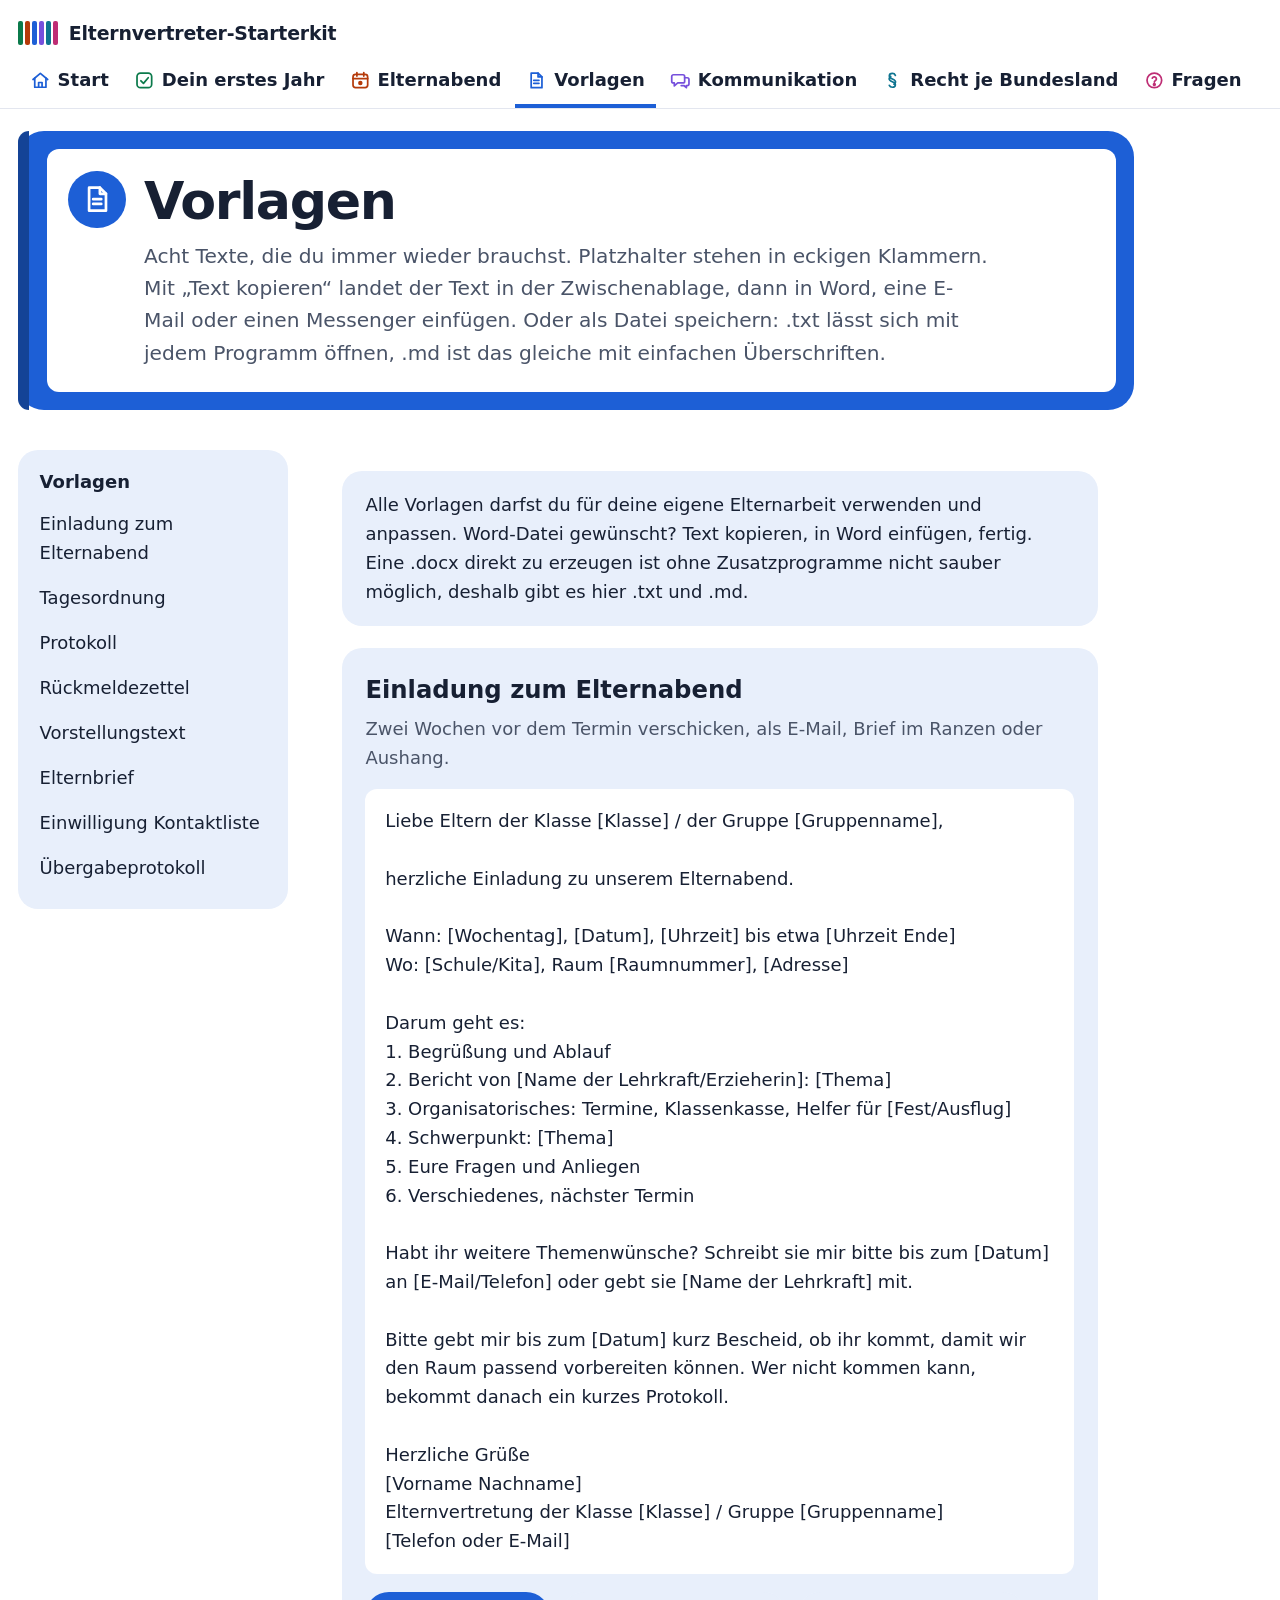
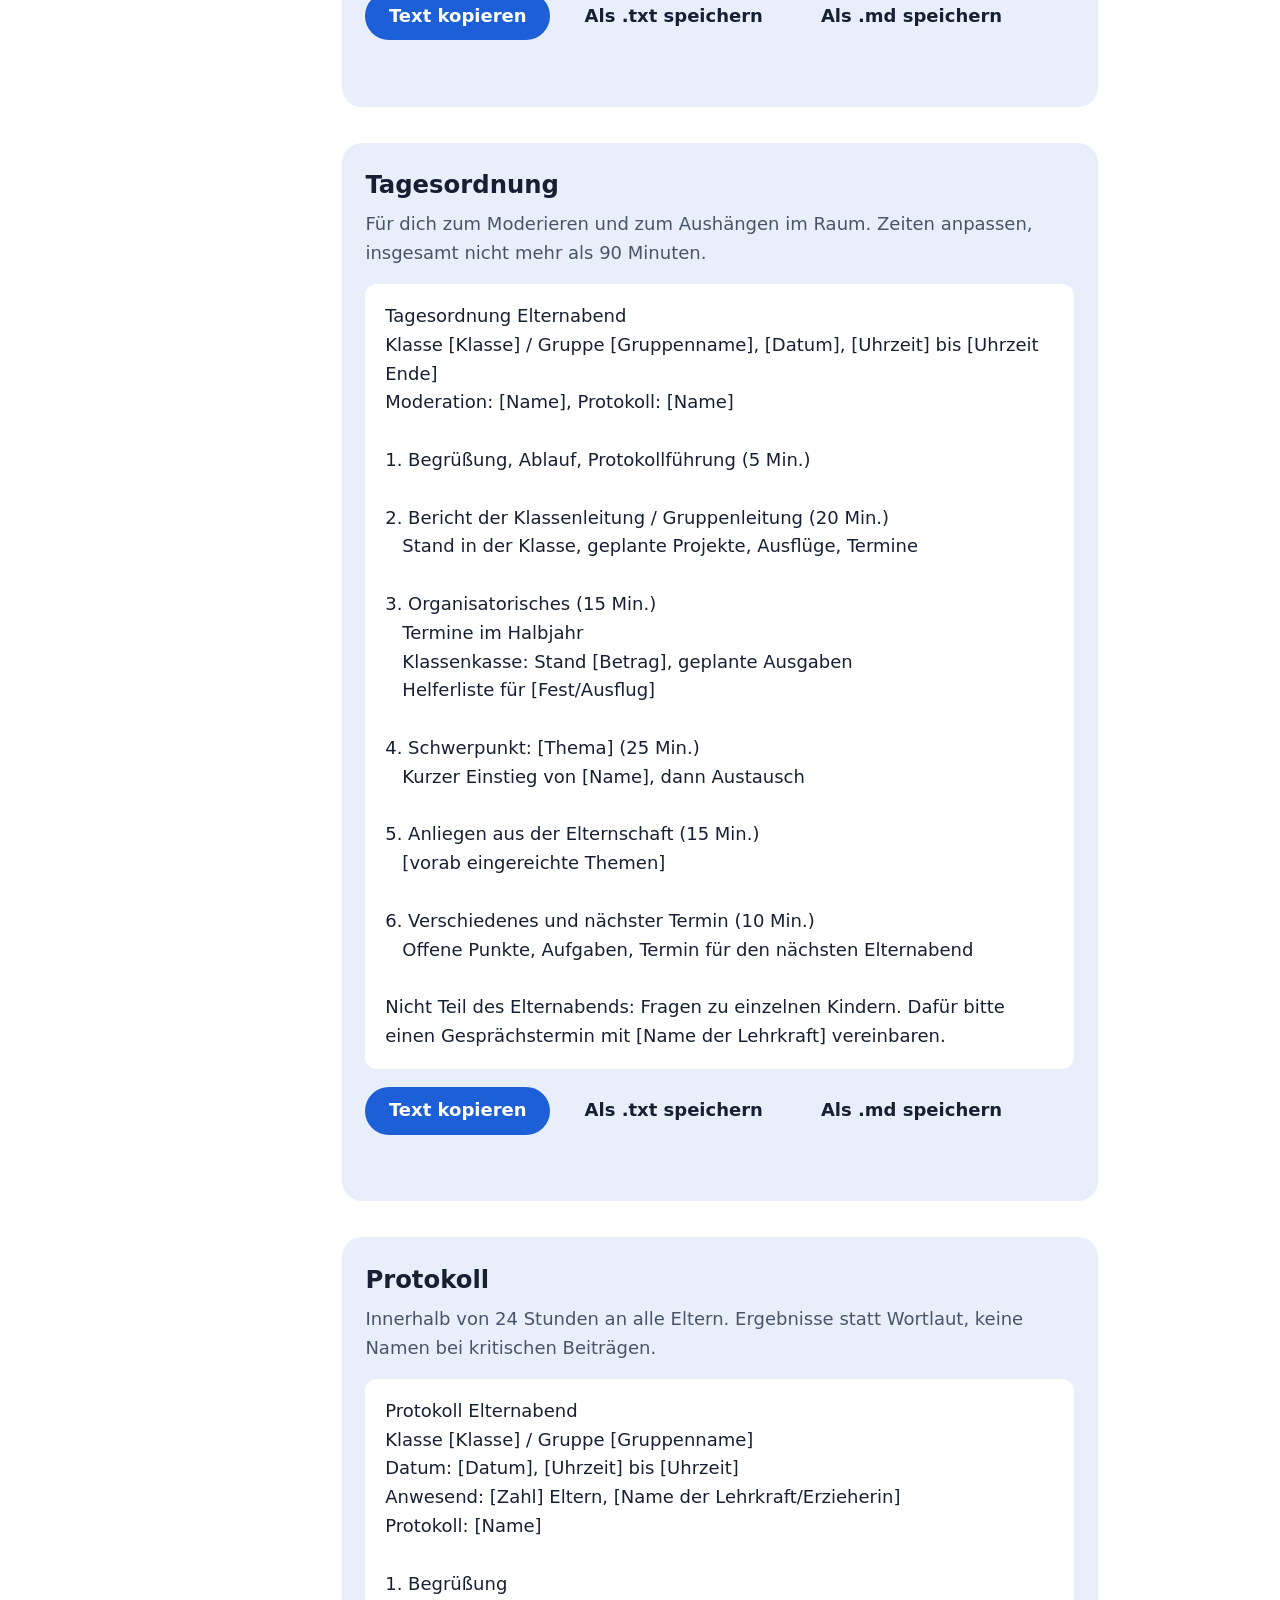
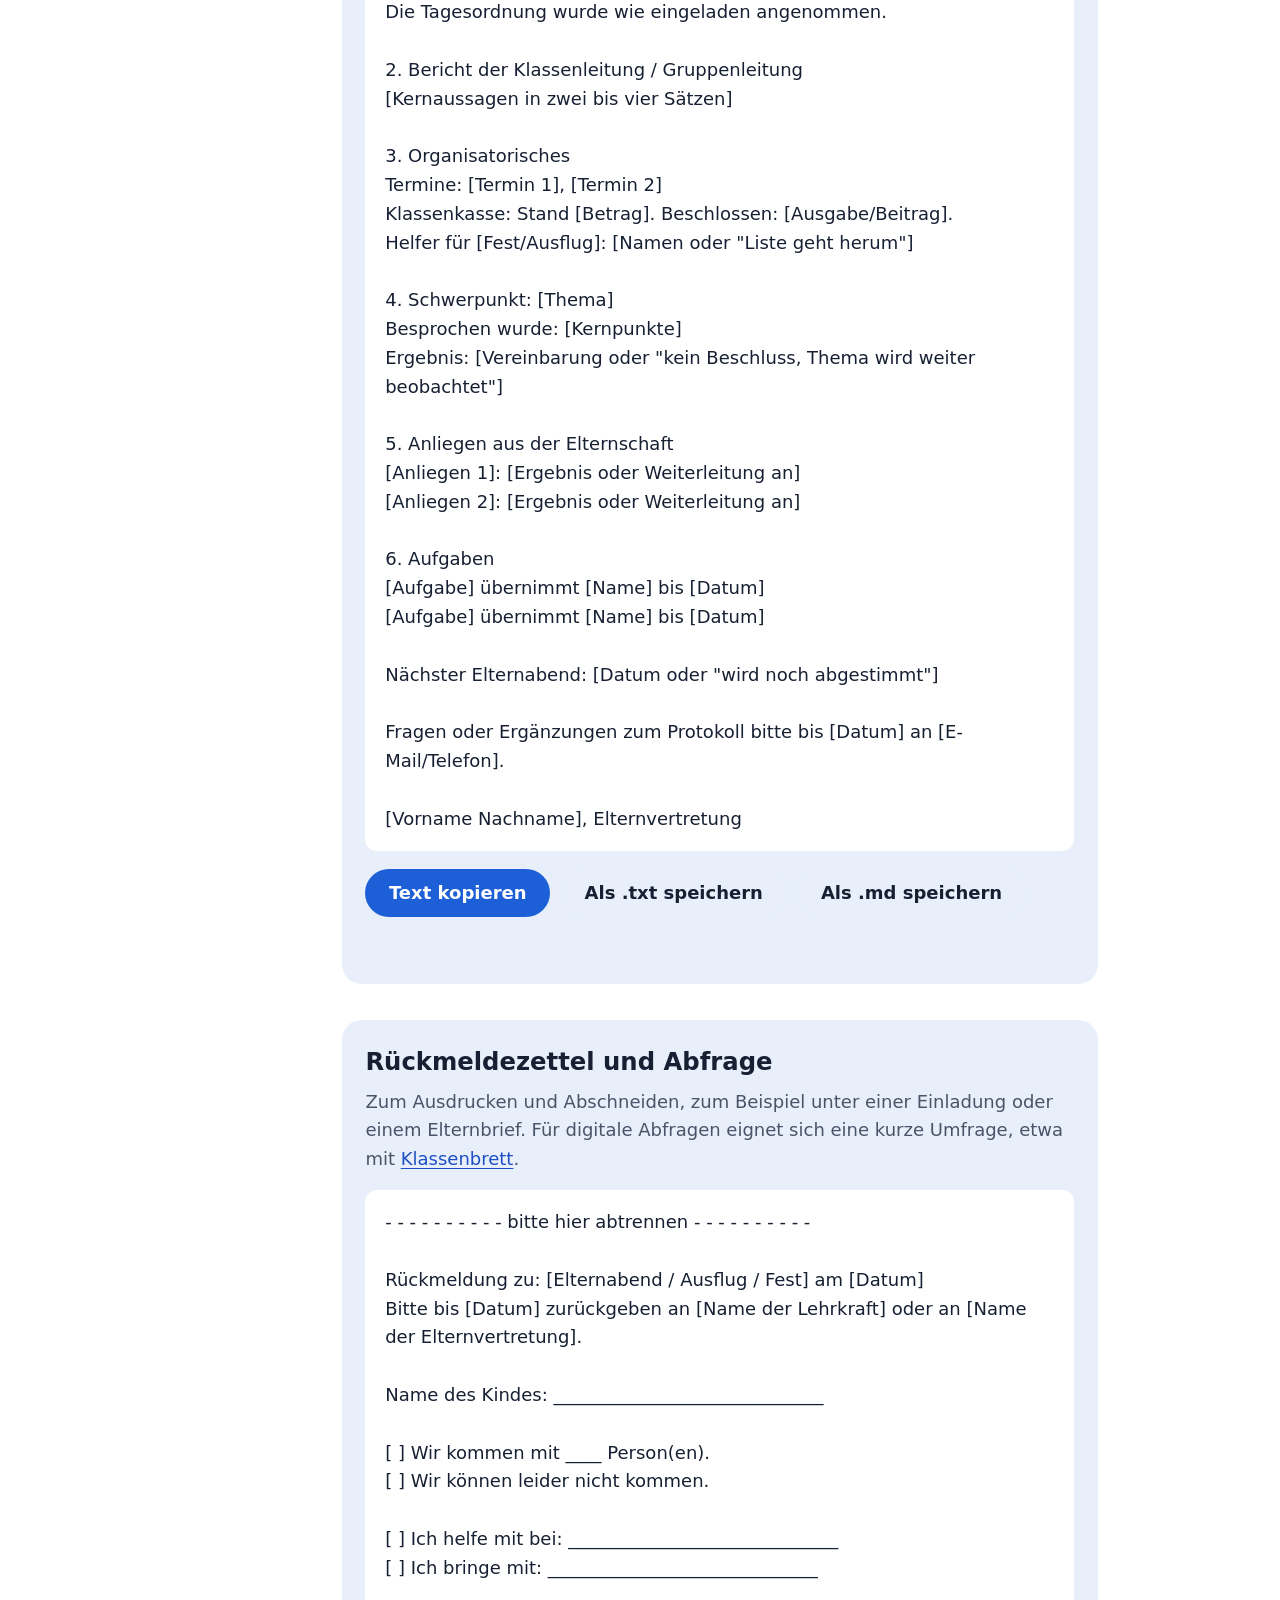
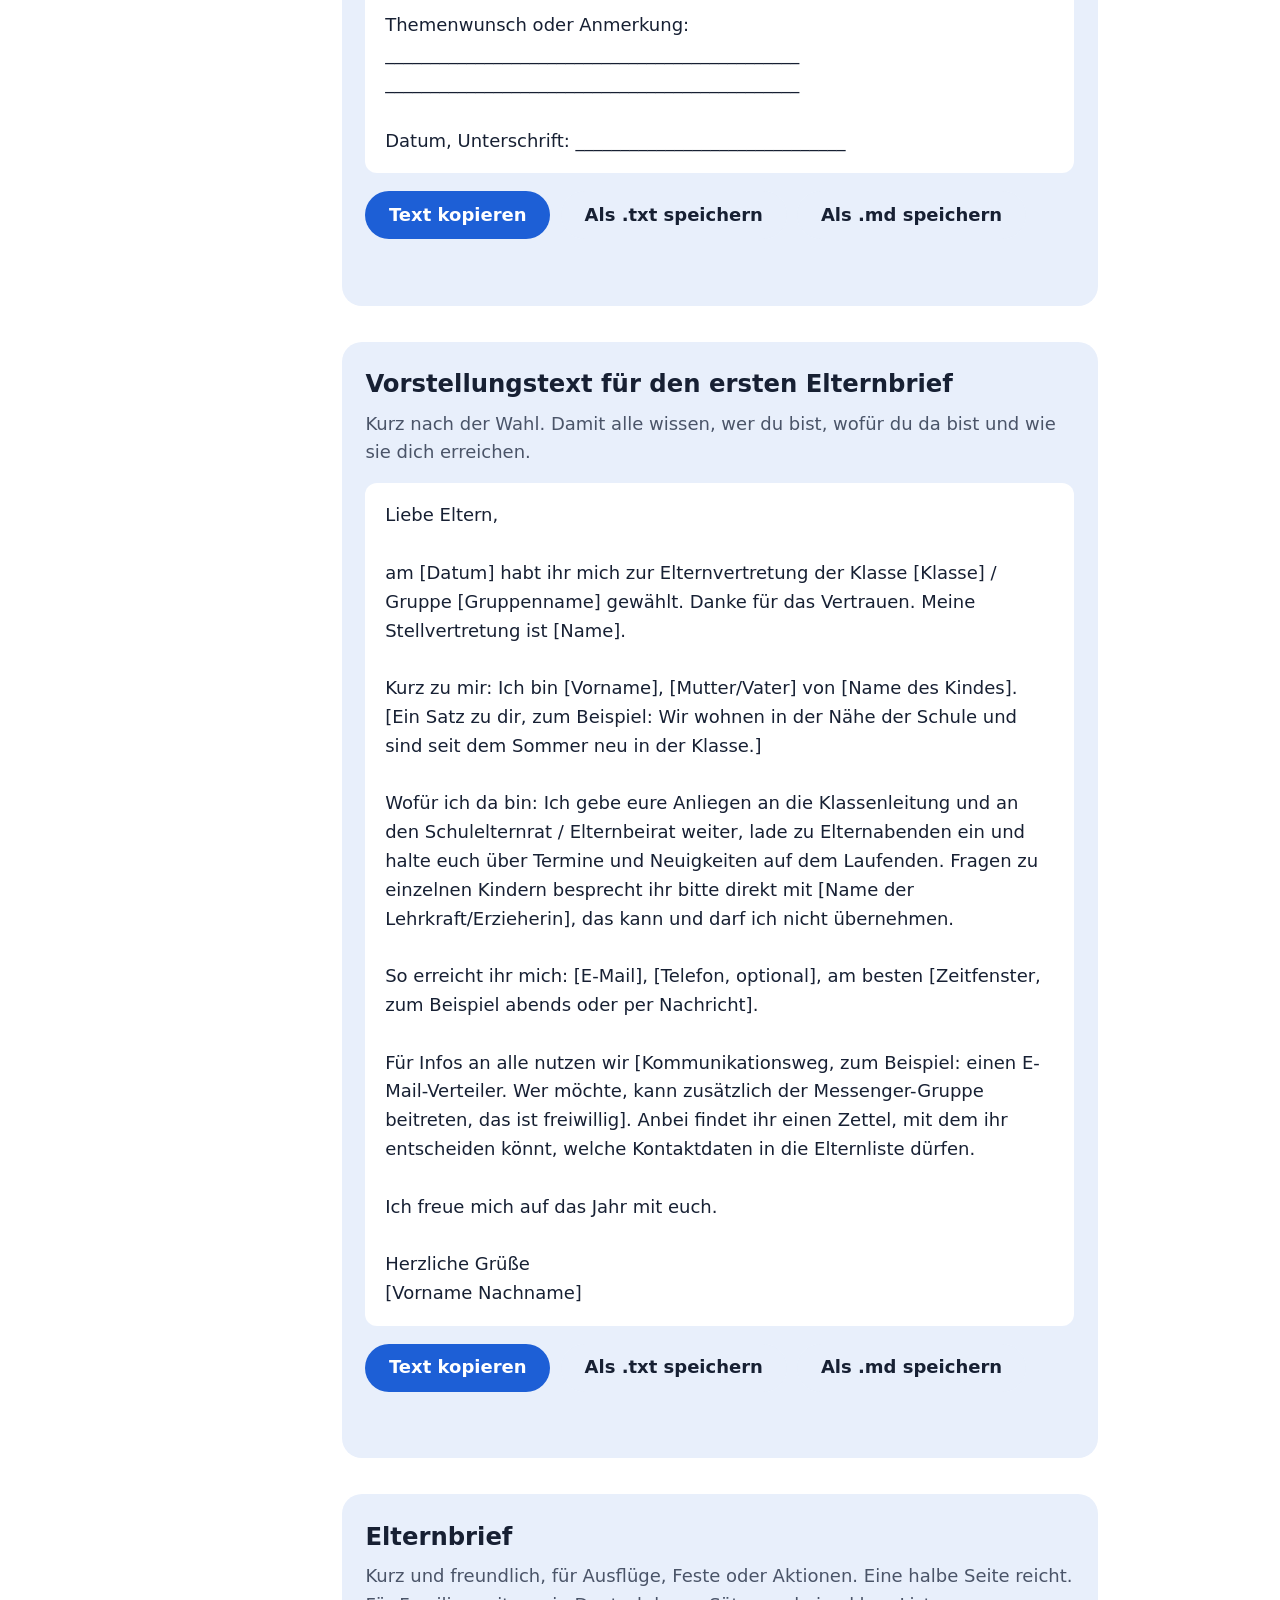
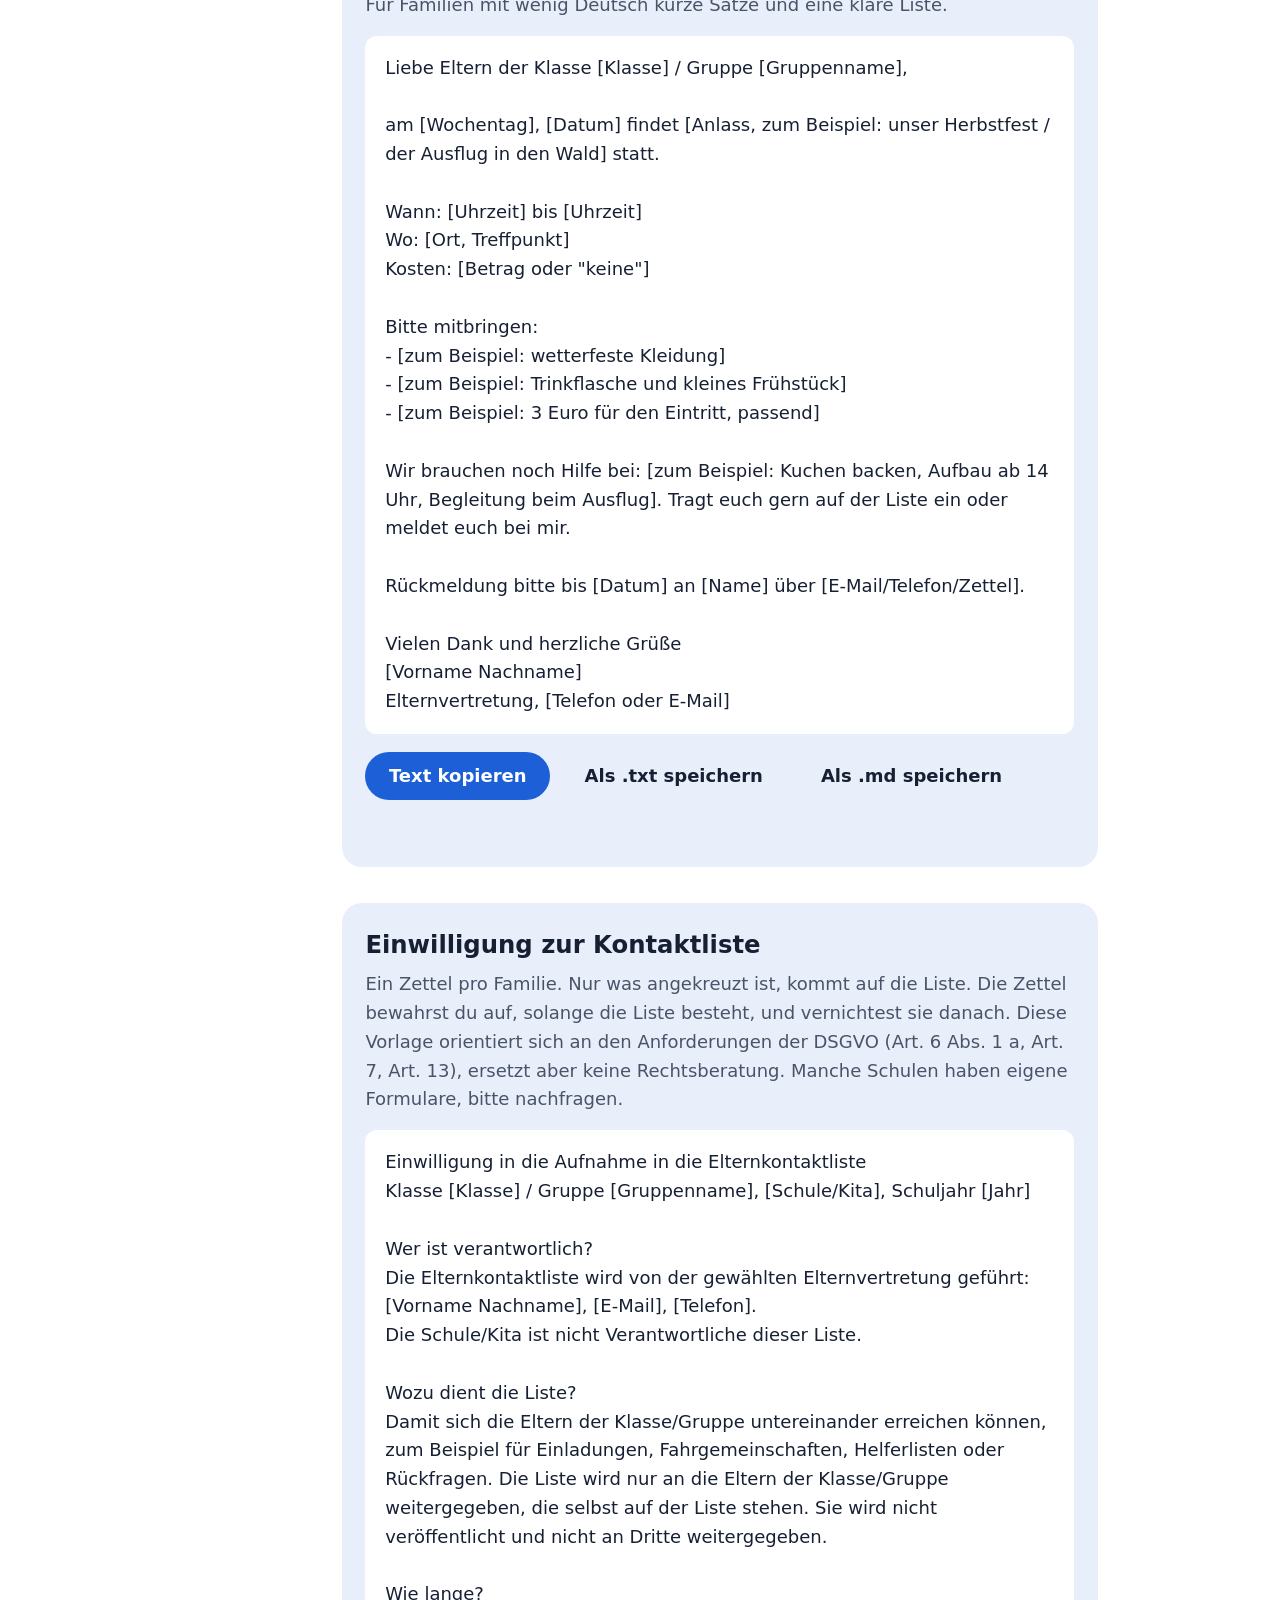
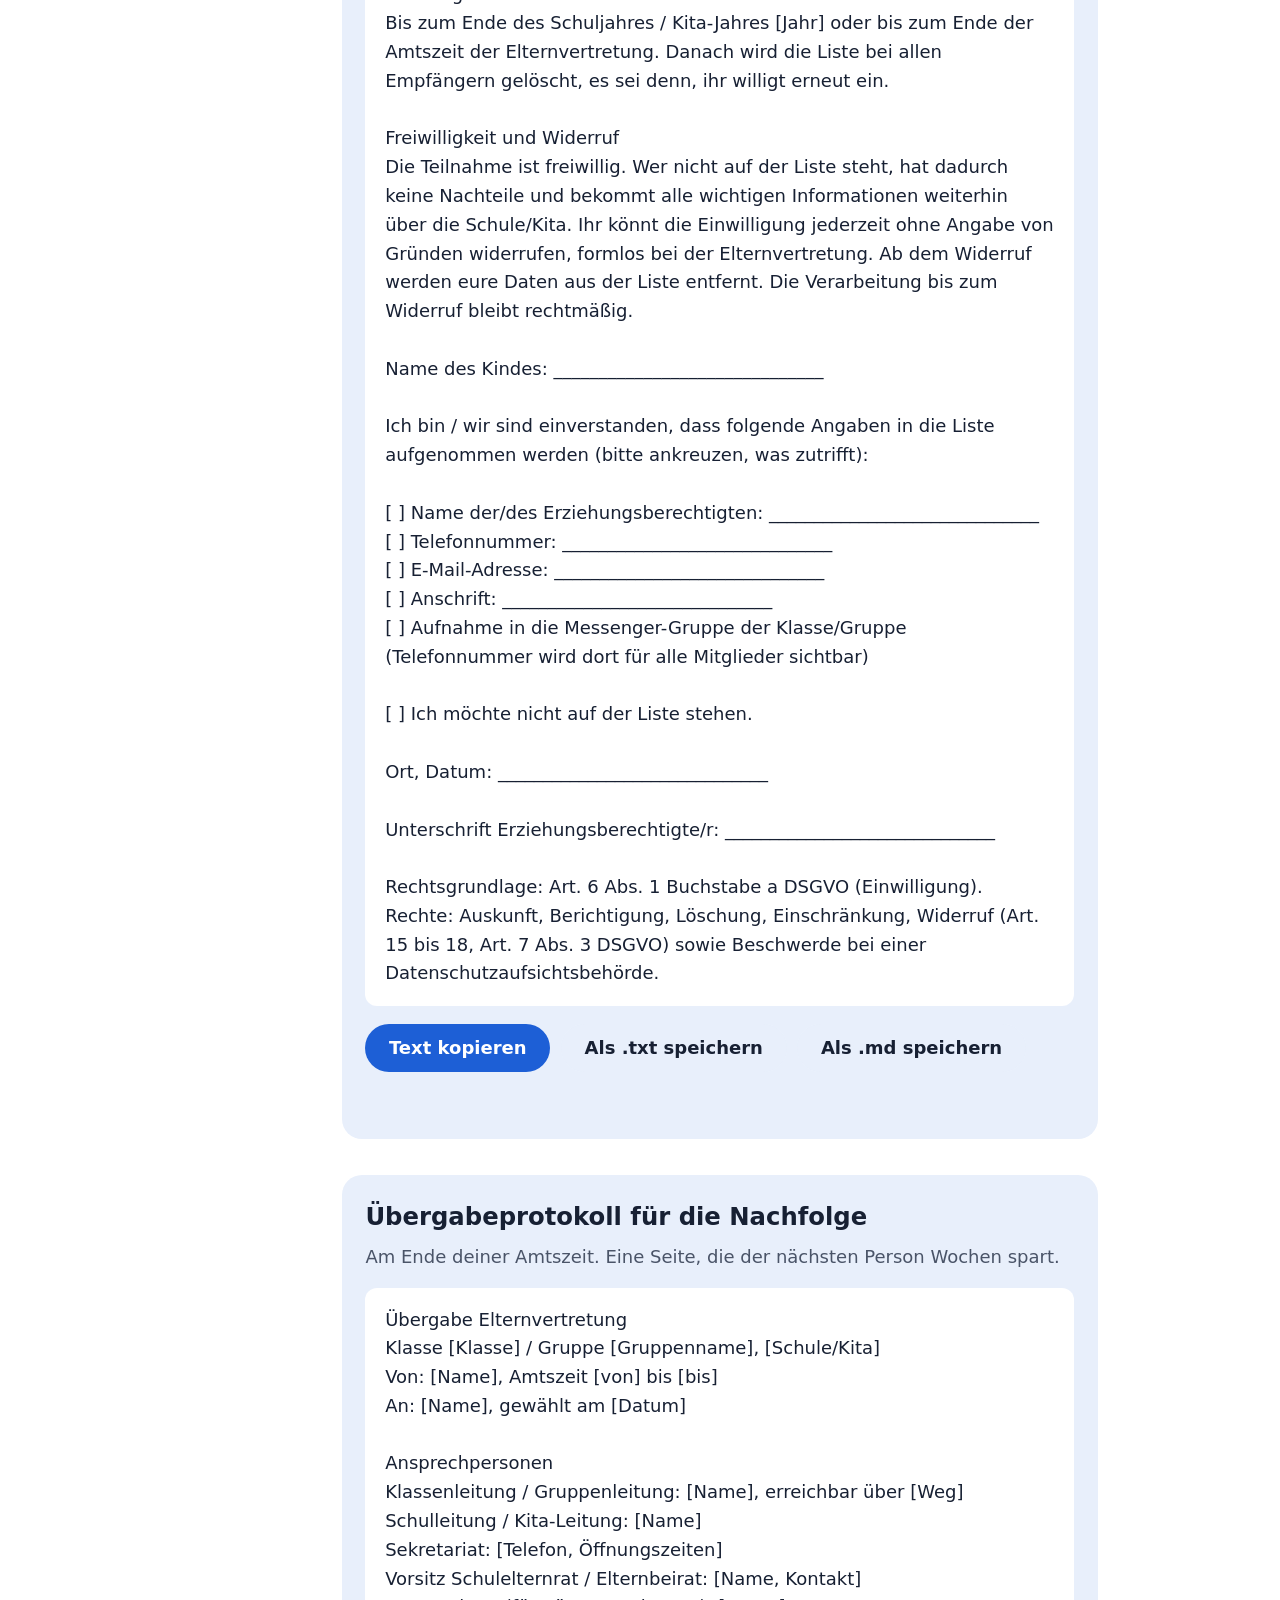
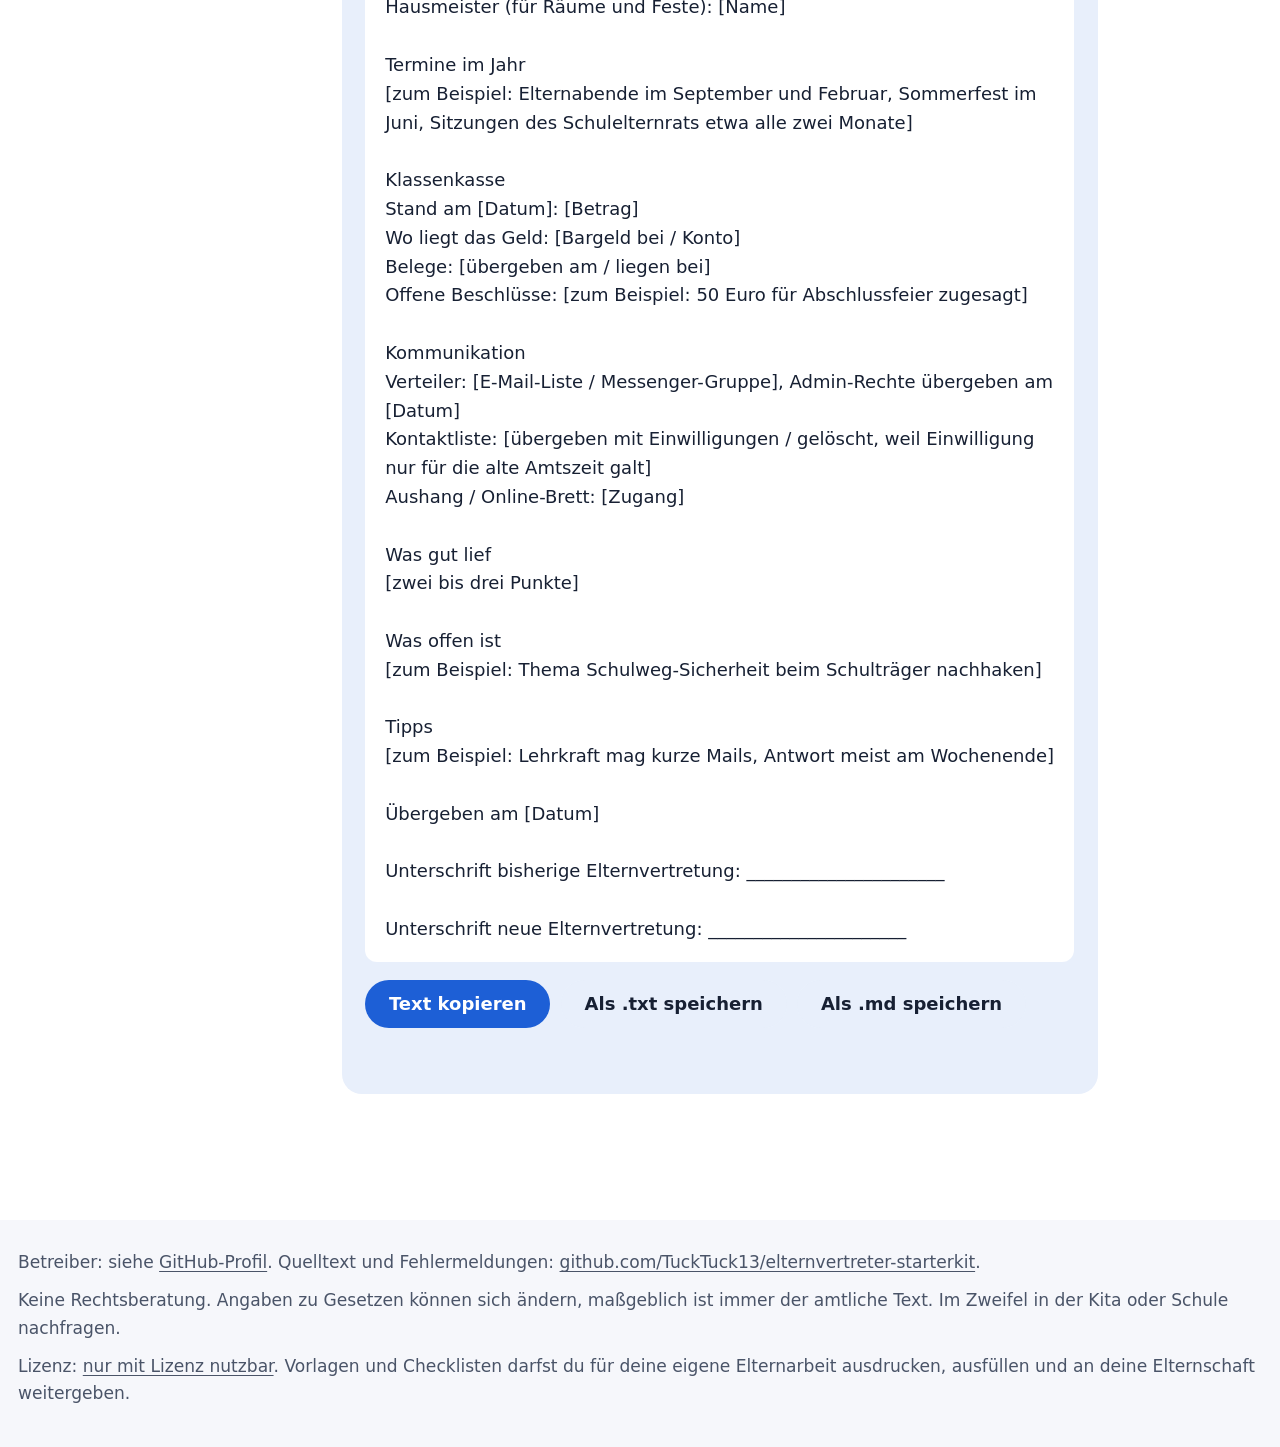
<file: vorlagen.html>
<!doctype html>
<html lang="de">
<head>
<meta charset="utf-8">
<meta name="viewport" content="width=device-width, initial-scale=1">
<title>Vorlagen für Elternvertreter</title>
<meta name="description" content="Acht Textvorlagen für Elternvertreter: Einladung, Tagesordnung, Protokoll, Rückmeldezettel, Vorstellungstext, Elternbrief, Einwilligung zur Kontaktliste, Übergabeprotokoll. Kopieren oder als Datei speichern.">
<meta name="color-scheme" content="light dark">
<link rel="icon" href="data:image/svg+xml,%3Csvg xmlns=%27http://www.w3.org/2000/svg%27 viewBox=%270 0 32 32%27%3E%3Crect width=%2732%27 height=%2732%27 rx=%278%27 fill=%27%23ffffff%27/%3E%3Crect x=%275%27 y=%275%27 width=%275%27 height=%2722%27 rx=%272%27 fill=%27%230b7a4b%27/%3E%3Crect x=%2713.5%27 y=%275%27 width=%275%27 height=%2722%27 rx=%272%27 fill=%27%23c2410c%27/%3E%3Crect x=%2722%27 y=%275%27 width=%275%27 height=%2722%27 rx=%272%27 fill=%27%231d5fd6%27/%3E%3C/svg%3E">
<link rel="stylesheet" href="style.css">
</head>
<body data-bereich="vorlagen">
<a class="skip" href="#inhalt">Zum Inhalt springen</a>

<header class="kopf">
  <div class="kopf-innen">
    <a class="marke" href="index.html"><span class="pin" aria-hidden="true"><i style="--c:var(--c-jahr)"></i><i style="--c:var(--c-abend)"></i><i style="--c:var(--c-vorlagen)"></i><i style="--c:var(--c-kommunikation)"></i><i style="--c:var(--c-recht)"></i><i style="--c:var(--c-fragen)"></i></span>Elternvertreter-Starterkit</a>
    <nav class="nav" aria-label="Hauptnavigation">
      <ul>
        <li><a href="index.html" data-bereich="start"><svg class="symbol" viewBox="0 0 24 24" fill="none" stroke="currentColor" stroke-width="2" stroke-linecap="round" stroke-linejoin="round" aria-hidden="true" focusable="false"><path d="M3.5 11 12 4l8.5 7"/><path d="M5.5 9.5V20h13V9.5"/><path d="M10 20v-5.5h4V20"/></svg>Start</a></li>
        <li><a href="erstes-jahr.html" data-bereich="jahr"><svg class="symbol" viewBox="0 0 24 24" fill="none" stroke="currentColor" stroke-width="2" stroke-linecap="round" stroke-linejoin="round" aria-hidden="true" focusable="false"><rect x="3.5" y="3.5" width="17" height="17" rx="4"/><path d="M8 12.5l3 3 5.5-6.5"/></svg>Dein erstes Jahr</a></li>
        <li><a href="elternabend.html" data-bereich="abend"><svg class="symbol" viewBox="0 0 24 24" fill="none" stroke="currentColor" stroke-width="2" stroke-linecap="round" stroke-linejoin="round" aria-hidden="true" focusable="false"><rect x="3.5" y="5" width="17" height="15.5" rx="3"/><path d="M3.5 10h17M8 3v4M16 3v4"/><circle cx="12" cy="15" r="1.6" fill="currentColor"/></svg>Elternabend</a></li>
        <li><a href="vorlagen.html" data-bereich="vorlagen" aria-current="page"><svg class="symbol" viewBox="0 0 24 24" fill="none" stroke="currentColor" stroke-width="2" stroke-linecap="round" stroke-linejoin="round" aria-hidden="true" focusable="false"><path d="M6 3.5h8l4.5 4.5v12.5H6z"/><path d="M14 3.5V8h4.5M9 12h6M9 15.5h6"/></svg>Vorlagen</a></li>
        <li><a href="kommunikation.html" data-bereich="kommunikation"><svg class="symbol" viewBox="0 0 24 24" fill="none" stroke="currentColor" stroke-width="2" stroke-linecap="round" stroke-linejoin="round" aria-hidden="true" focusable="false"><path d="M4 5.5h11a2 2 0 0 1 2 2V13a2 2 0 0 1-2 2H9l-4 3.5V15H4a2 2 0 0 1-2-2V7.5a2 2 0 0 1 2-2z"/><path d="M17 9h3a2 2 0 0 1 2 2v5a2 2 0 0 1-2 2h-1v2.5L16 18h-3"/></svg>Kommunikation</a></li>
        <li><a href="recht.html" data-bereich="recht"><svg class="symbol" viewBox="0 0 24 24" fill="none" stroke="currentColor" stroke-width="2" stroke-linecap="round" stroke-linejoin="round" aria-hidden="true" focusable="false"><path d="M15.5 6.2c-.6-1.4-1.9-2.2-3.5-2.2-2 0-3.5 1.2-3.5 2.9 0 3.9 7.2 3 7.2 7 0 1.2-.7 2.1-1.8 2.6M8.5 17.8c.6 1.4 1.9 2.2 3.5 2.2 2 0 3.5-1.2 3.5-2.9 0-3.9-7.2-3-7.2-7 0-1.2.7-2.1 1.8-2.6"/></svg>Recht je Bundesland</a></li>
        <li><a href="faq.html" data-bereich="fragen"><svg class="symbol" viewBox="0 0 24 24" fill="none" stroke="currentColor" stroke-width="2" stroke-linecap="round" stroke-linejoin="round" aria-hidden="true" focusable="false"><circle cx="12" cy="12" r="8.5"/><path d="M9.6 9.4a2.5 2.5 0 0 1 4.8.9c0 1.7-2.4 2.2-2.4 3.7"/><circle cx="12" cy="16.9" r="1" fill="currentColor"/></svg>Fragen</a></li>
      </ul>
    </nav>
  </div>
</header>

<main id="inhalt" class="seite">
  <div class="seitenkopf">
    <div class="heftschild">
      <span class="kopf-symbol" aria-hidden="true"><svg class="symbol" viewBox="0 0 24 24" fill="none" stroke="currentColor" stroke-width="2" stroke-linecap="round" stroke-linejoin="round" aria-hidden="true" focusable="false"><path d="M6 3.5h8l4.5 4.5v12.5H6z"/><path d="M14 3.5V8h4.5M9 12h6M9 15.5h6"/></svg></span>
      <h1>Vorlagen</h1>
      <p class="lead">Acht Texte, die du immer wieder brauchst. Platzhalter stehen in eckigen Klammern. Mit „Text kopieren“ landet der Text in der Zwischenablage, dann in Word, eine E-Mail oder einen Messenger einfügen. Oder als Datei speichern: .txt lässt sich mit jedem Programm öffnen, .md ist das gleiche mit einfachen Überschriften.</p>
    </div>
  </div>

  <div class="zweispaltig">
    <aside class="sprungmarken" aria-label="Auf dieser Seite">
      <h2>Vorlagen</h2>
      <ol>
        <li><a href="#einladung">Einladung zum Elternabend</a></li>
        <li><a href="#tagesordnung">Tagesordnung</a></li>
        <li><a href="#protokoll">Protokoll</a></li>
        <li><a href="#rueckmeldung">Rückmeldezettel</a></li>
        <li><a href="#vorstellung">Vorstellungstext</a></li>
        <li><a href="#elternbrief">Elternbrief</a></li>
        <li><a href="#einwilligung">Einwilligung Kontaktliste</a></li>
        <li><a href="#uebergabe">Übergabeprotokoll</a></li>
      </ol>
    </aside>

    <div class="prose">
      <div class="hinweis no-print">
        <p>Alle Vorlagen darfst du für deine eigene Elternarbeit verwenden und anpassen. Word-Datei gewünscht? Text kopieren, in Word einfügen, fertig. Eine .docx direkt zu erzeugen ist ohne Zusatzprogramme nicht sauber möglich, deshalb gibt es hier .txt und .md.</p>
      </div>

      <article class="vorlage" id="einladung">
        <h3>Einladung zum Elternabend</h3>
        <p class="wofuer">Zwei Wochen vor dem Termin verschicken, als E-Mail, Brief im Ranzen oder Aushang.</p>
<pre>Liebe Eltern der Klasse [Klasse] / der Gruppe [Gruppenname],

herzliche Einladung zu unserem Elternabend.

Wann: [Wochentag], [Datum], [Uhrzeit] bis etwa [Uhrzeit Ende]
Wo: [Schule/Kita], Raum [Raumnummer], [Adresse]

Darum geht es:
1. Begrüßung und Ablauf
2. Bericht von [Name der Lehrkraft/Erzieherin]: [Thema]
3. Organisatorisches: Termine, Klassenkasse, Helfer für [Fest/Ausflug]
4. Schwerpunkt: [Thema]
5. Eure Fragen und Anliegen
6. Verschiedenes, nächster Termin

Habt ihr weitere Themenwünsche? Schreibt sie mir bitte bis zum [Datum] an [E-Mail/Telefon] oder gebt sie [Name der Lehrkraft] mit.

Bitte gebt mir bis zum [Datum] kurz Bescheid, ob ihr kommt, damit wir den Raum passend vorbereiten können. Wer nicht kommen kann, bekommt danach ein kurzes Protokoll.

Herzliche Grüße
[Vorname Nachname]
Elternvertretung der Klasse [Klasse] / Gruppe [Gruppenname]
[Telefon oder E-Mail]</pre>
        <div class="knopf-reihe">
          <button type="button" class="knopf" data-kopieren>Text kopieren</button>
          <button type="button" class="knopf leise" data-txt>Als .txt speichern</button>
          <button type="button" class="knopf leise" data-md>Als .md speichern</button>
        </div>
        <p class="rueckmeldung" aria-live="polite"></p>
      </article>

      <article class="vorlage" id="tagesordnung">
        <h3>Tagesordnung</h3>
        <p class="wofuer">Für dich zum Moderieren und zum Aushängen im Raum. Zeiten anpassen, insgesamt nicht mehr als 90 Minuten.</p>
<pre>Tagesordnung Elternabend
Klasse [Klasse] / Gruppe [Gruppenname], [Datum], [Uhrzeit] bis [Uhrzeit Ende]
Moderation: [Name], Protokoll: [Name]

1. Begrüßung, Ablauf, Protokollführung (5 Min.)

2. Bericht der Klassenleitung / Gruppenleitung (20 Min.)
   Stand in der Klasse, geplante Projekte, Ausflüge, Termine

3. Organisatorisches (15 Min.)
   Termine im Halbjahr
   Klassenkasse: Stand [Betrag], geplante Ausgaben
   Helferliste für [Fest/Ausflug]

4. Schwerpunkt: [Thema] (25 Min.)
   Kurzer Einstieg von [Name], dann Austausch

5. Anliegen aus der Elternschaft (15 Min.)
   [vorab eingereichte Themen]

6. Verschiedenes und nächster Termin (10 Min.)
   Offene Punkte, Aufgaben, Termin für den nächsten Elternabend

Nicht Teil des Elternabends: Fragen zu einzelnen Kindern. Dafür bitte einen Gesprächstermin mit [Name der Lehrkraft] vereinbaren.</pre>
        <div class="knopf-reihe">
          <button type="button" class="knopf" data-kopieren>Text kopieren</button>
          <button type="button" class="knopf leise" data-txt>Als .txt speichern</button>
          <button type="button" class="knopf leise" data-md>Als .md speichern</button>
        </div>
        <p class="rueckmeldung" aria-live="polite"></p>
      </article>

      <article class="vorlage" id="protokoll">
        <h3>Protokoll</h3>
        <p class="wofuer">Innerhalb von 24 Stunden an alle Eltern. Ergebnisse statt Wortlaut, keine Namen bei kritischen Beiträgen.</p>
<pre>Protokoll Elternabend
Klasse [Klasse] / Gruppe [Gruppenname]
Datum: [Datum], [Uhrzeit] bis [Uhrzeit]
Anwesend: [Zahl] Eltern, [Name der Lehrkraft/Erzieherin]
Protokoll: [Name]

1. Begrüßung
Die Tagesordnung wurde wie eingeladen angenommen.

2. Bericht der Klassenleitung / Gruppenleitung
[Kernaussagen in zwei bis vier Sätzen]

3. Organisatorisches
Termine: [Termin 1], [Termin 2]
Klassenkasse: Stand [Betrag]. Beschlossen: [Ausgabe/Beitrag].
Helfer für [Fest/Ausflug]: [Namen oder "Liste geht herum"]

4. Schwerpunkt: [Thema]
Besprochen wurde: [Kernpunkte]
Ergebnis: [Vereinbarung oder "kein Beschluss, Thema wird weiter beobachtet"]

5. Anliegen aus der Elternschaft
[Anliegen 1]: [Ergebnis oder Weiterleitung an]
[Anliegen 2]: [Ergebnis oder Weiterleitung an]

6. Aufgaben
[Aufgabe] übernimmt [Name] bis [Datum]
[Aufgabe] übernimmt [Name] bis [Datum]

Nächster Elternabend: [Datum oder "wird noch abgestimmt"]

Fragen oder Ergänzungen zum Protokoll bitte bis [Datum] an [E-Mail/Telefon].

[Vorname Nachname], Elternvertretung</pre>
        <div class="knopf-reihe">
          <button type="button" class="knopf" data-kopieren>Text kopieren</button>
          <button type="button" class="knopf leise" data-txt>Als .txt speichern</button>
          <button type="button" class="knopf leise" data-md>Als .md speichern</button>
        </div>
        <p class="rueckmeldung" aria-live="polite"></p>
      </article>

      <article class="vorlage" id="rueckmeldung">
        <h3>Rückmeldezettel und Abfrage</h3>
        <p class="wofuer">Zum Ausdrucken und Abschneiden, zum Beispiel unter einer Einladung oder einem Elternbrief. Für digitale Abfragen eignet sich eine kurze Umfrage, etwa mit <a href="https://github.com/TuckTuck13/klassenbrett">Klassenbrett</a>.</p>
<pre>- - - - - - - - - - bitte hier abtrennen - - - - - - - - - -

Rückmeldung zu: [Elternabend / Ausflug / Fest] am [Datum]
Bitte bis [Datum] zurückgeben an [Name der Lehrkraft] oder an [Name der Elternvertretung].

Name des Kindes: ______________________________

[ ] Wir kommen mit ____ Person(en).
[ ] Wir können leider nicht kommen.

[ ] Ich helfe mit bei: ______________________________
[ ] Ich bringe mit: ______________________________

Themenwunsch oder Anmerkung:
______________________________________________
______________________________________________

Datum, Unterschrift: ______________________________</pre>
        <div class="knopf-reihe">
          <button type="button" class="knopf" data-kopieren>Text kopieren</button>
          <button type="button" class="knopf leise" data-txt>Als .txt speichern</button>
          <button type="button" class="knopf leise" data-md>Als .md speichern</button>
        </div>
        <p class="rueckmeldung" aria-live="polite"></p>
      </article>

      <article class="vorlage" id="vorstellung">
        <h3>Vorstellungstext für den ersten Elternbrief</h3>
        <p class="wofuer">Kurz nach der Wahl. Damit alle wissen, wer du bist, wofür du da bist und wie sie dich erreichen.</p>
<pre>Liebe Eltern,

am [Datum] habt ihr mich zur Elternvertretung der Klasse [Klasse] / Gruppe [Gruppenname] gewählt. Danke für das Vertrauen. Meine Stellvertretung ist [Name].

Kurz zu mir: Ich bin [Vorname], [Mutter/Vater] von [Name des Kindes]. [Ein Satz zu dir, zum Beispiel: Wir wohnen in der Nähe der Schule und sind seit dem Sommer neu in der Klasse.]

Wofür ich da bin: Ich gebe eure Anliegen an die Klassenleitung und an den Schulelternrat / Elternbeirat weiter, lade zu Elternabenden ein und halte euch über Termine und Neuigkeiten auf dem Laufenden. Fragen zu einzelnen Kindern besprecht ihr bitte direkt mit [Name der Lehrkraft/Erzieherin], das kann und darf ich nicht übernehmen.

So erreicht ihr mich: [E-Mail], [Telefon, optional], am besten [Zeitfenster, zum Beispiel abends oder per Nachricht].

Für Infos an alle nutzen wir [Kommunikationsweg, zum Beispiel: einen E-Mail-Verteiler. Wer möchte, kann zusätzlich der Messenger-Gruppe beitreten, das ist freiwillig]. Anbei findet ihr einen Zettel, mit dem ihr entscheiden könnt, welche Kontaktdaten in die Elternliste dürfen.

Ich freue mich auf das Jahr mit euch.

Herzliche Grüße
[Vorname Nachname]</pre>
        <div class="knopf-reihe">
          <button type="button" class="knopf" data-kopieren>Text kopieren</button>
          <button type="button" class="knopf leise" data-txt>Als .txt speichern</button>
          <button type="button" class="knopf leise" data-md>Als .md speichern</button>
        </div>
        <p class="rueckmeldung" aria-live="polite"></p>
      </article>

      <article class="vorlage" id="elternbrief">
        <h3>Elternbrief</h3>
        <p class="wofuer">Kurz und freundlich, für Ausflüge, Feste oder Aktionen. Eine halbe Seite reicht. Für Familien mit wenig Deutsch kurze Sätze und eine klare Liste.</p>
<pre>Liebe Eltern der Klasse [Klasse] / Gruppe [Gruppenname],

am [Wochentag], [Datum] findet [Anlass, zum Beispiel: unser Herbstfest / der Ausflug in den Wald] statt.

Wann: [Uhrzeit] bis [Uhrzeit]
Wo: [Ort, Treffpunkt]
Kosten: [Betrag oder "keine"]

Bitte mitbringen:
- [zum Beispiel: wetterfeste Kleidung]
- [zum Beispiel: Trinkflasche und kleines Frühstück]
- [zum Beispiel: 3 Euro für den Eintritt, passend]

Wir brauchen noch Hilfe bei: [zum Beispiel: Kuchen backen, Aufbau ab 14 Uhr, Begleitung beim Ausflug]. Tragt euch gern auf der Liste ein oder meldet euch bei mir.

Rückmeldung bitte bis [Datum] an [Name] über [E-Mail/Telefon/Zettel].

Vielen Dank und herzliche Grüße
[Vorname Nachname]
Elternvertretung, [Telefon oder E-Mail]</pre>
        <div class="knopf-reihe">
          <button type="button" class="knopf" data-kopieren>Text kopieren</button>
          <button type="button" class="knopf leise" data-txt>Als .txt speichern</button>
          <button type="button" class="knopf leise" data-md>Als .md speichern</button>
        </div>
        <p class="rueckmeldung" aria-live="polite"></p>
      </article>

      <article class="vorlage" id="einwilligung">
        <h3>Einwilligung zur Kontaktliste</h3>
        <p class="wofuer">Ein Zettel pro Familie. Nur was angekreuzt ist, kommt auf die Liste. Die Zettel bewahrst du auf, solange die Liste besteht, und vernichtest sie danach. Diese Vorlage orientiert sich an den Anforderungen der DSGVO (Art. 6 Abs. 1 a, Art. 7, Art. 13), ersetzt aber keine Rechtsberatung. Manche Schulen haben eigene Formulare, bitte nachfragen.</p>
<pre>Einwilligung in die Aufnahme in die Elternkontaktliste
Klasse [Klasse] / Gruppe [Gruppenname], [Schule/Kita], Schuljahr [Jahr]

Wer ist verantwortlich?
Die Elternkontaktliste wird von der gewählten Elternvertretung geführt:
[Vorname Nachname], [E-Mail], [Telefon].
Die Schule/Kita ist nicht Verantwortliche dieser Liste.

Wozu dient die Liste?
Damit sich die Eltern der Klasse/Gruppe untereinander erreichen können, zum Beispiel für Einladungen, Fahrgemeinschaften, Helferlisten oder Rückfragen. Die Liste wird nur an die Eltern der Klasse/Gruppe weitergegeben, die selbst auf der Liste stehen. Sie wird nicht veröffentlicht und nicht an Dritte weitergegeben.

Wie lange?
Bis zum Ende des Schuljahres / Kita-Jahres [Jahr] oder bis zum Ende der Amtszeit der Elternvertretung. Danach wird die Liste bei allen Empfängern gelöscht, es sei denn, ihr willigt erneut ein.

Freiwilligkeit und Widerruf
Die Teilnahme ist freiwillig. Wer nicht auf der Liste steht, hat dadurch keine Nachteile und bekommt alle wichtigen Informationen weiterhin über die Schule/Kita. Ihr könnt die Einwilligung jederzeit ohne Angabe von Gründen widerrufen, formlos bei der Elternvertretung. Ab dem Widerruf werden eure Daten aus der Liste entfernt. Die Verarbeitung bis zum Widerruf bleibt rechtmäßig.

Name des Kindes: ______________________________

Ich bin / wir sind einverstanden, dass folgende Angaben in die Liste aufgenommen werden (bitte ankreuzen, was zutrifft):

[ ] Name der/des Erziehungsberechtigten: ______________________________
[ ] Telefonnummer: ______________________________
[ ] E-Mail-Adresse: ______________________________
[ ] Anschrift: ______________________________
[ ] Aufnahme in die Messenger-Gruppe der Klasse/Gruppe (Telefonnummer wird dort für alle Mitglieder sichtbar)

[ ] Ich möchte nicht auf der Liste stehen.

Ort, Datum: ______________________________

Unterschrift Erziehungsberechtigte/r: ______________________________

Rechtsgrundlage: Art. 6 Abs. 1 Buchstabe a DSGVO (Einwilligung). Rechte: Auskunft, Berichtigung, Löschung, Einschränkung, Widerruf (Art. 15 bis 18, Art. 7 Abs. 3 DSGVO) sowie Beschwerde bei einer Datenschutzaufsichtsbehörde.</pre>
        <div class="knopf-reihe">
          <button type="button" class="knopf" data-kopieren>Text kopieren</button>
          <button type="button" class="knopf leise" data-txt>Als .txt speichern</button>
          <button type="button" class="knopf leise" data-md>Als .md speichern</button>
        </div>
        <p class="rueckmeldung" aria-live="polite"></p>
      </article>

      <article class="vorlage" id="uebergabe">
        <h3>Übergabeprotokoll für die Nachfolge</h3>
        <p class="wofuer">Am Ende deiner Amtszeit. Eine Seite, die der nächsten Person Wochen spart.</p>
<pre>Übergabe Elternvertretung
Klasse [Klasse] / Gruppe [Gruppenname], [Schule/Kita]
Von: [Name], Amtszeit [von] bis [bis]
An: [Name], gewählt am [Datum]

Ansprechpersonen
Klassenleitung / Gruppenleitung: [Name], erreichbar über [Weg]
Schulleitung / Kita-Leitung: [Name]
Sekretariat: [Telefon, Öffnungszeiten]
Vorsitz Schulelternrat / Elternbeirat: [Name, Kontakt]
Hausmeister (für Räume und Feste): [Name]

Termine im Jahr
[zum Beispiel: Elternabende im September und Februar, Sommerfest im Juni, Sitzungen des Schulelternrats etwa alle zwei Monate]

Klassenkasse
Stand am [Datum]: [Betrag]
Wo liegt das Geld: [Bargeld bei / Konto]
Belege: [übergeben am / liegen bei]
Offene Beschlüsse: [zum Beispiel: 50 Euro für Abschlussfeier zugesagt]

Kommunikation
Verteiler: [E-Mail-Liste / Messenger-Gruppe], Admin-Rechte übergeben am [Datum]
Kontaktliste: [übergeben mit Einwilligungen / gelöscht, weil Einwilligung nur für die alte Amtszeit galt]
Aushang / Online-Brett: [Zugang]

Was gut lief
[zwei bis drei Punkte]

Was offen ist
[zum Beispiel: Thema Schulweg-Sicherheit beim Schulträger nachhaken]

Tipps
[zum Beispiel: Lehrkraft mag kurze Mails, Antwort meist am Wochenende]

Übergeben am [Datum]

Unterschrift bisherige Elternvertretung: ______________________

Unterschrift neue Elternvertretung: ______________________</pre>
        <div class="knopf-reihe">
          <button type="button" class="knopf" data-kopieren>Text kopieren</button>
          <button type="button" class="knopf leise" data-txt>Als .txt speichern</button>
          <button type="button" class="knopf leise" data-md>Als .md speichern</button>
        </div>
        <p class="rueckmeldung" aria-live="polite"></p>
      </article>
    </div>
  </div>
</main>

<footer class="fuss">
  <div class="fuss-innen">
    <p>Betreiber: siehe <a href="https://github.com/TuckTuck13">GitHub-Profil</a>. Quelltext und Fehlermeldungen: <a href="https://github.com/TuckTuck13/elternvertreter-starterkit">github.com/TuckTuck13/elternvertreter-starterkit</a>.</p>
    <p>Keine Rechtsberatung. Angaben zu Gesetzen können sich ändern, maßgeblich ist immer der amtliche Text. Im Zweifel in der Kita oder Schule nachfragen.</p>
    <p>Lizenz: <a href="https://github.com/TuckTuck13/elternvertreter-starterkit/blob/main/LICENSE">nur mit Lizenz nutzbar</a>. Vorlagen und Checklisten darfst du für deine eigene Elternarbeit ausdrucken, ausfüllen und an deine Elternschaft weitergeben.</p>
  </div>
</footer>

<script src="script.js"></script>
</body>
</html>
</file>
<file: style.css>
/* Elternvertreter-Starterkit, gemeinsames Stylesheet.
   Idee: Jeder Bereich hat eine Farbe und ein Symbol wie ein Schulfach seinen Heftumschlag.
   Der Seitenkopf ist ein farbiger Umschlag mit weißem Heftschild, der Lesetext darunter bleibt ruhig.
   Farben als Tokens, Hell und Dunkel folgen der Einstellung des Geräts. */

:root {
  --bg: #ffffff;
  --bg-2: #f6f7fb;
  --paper: #ffffff;
  --ink: #172033;
  --muted: #4a5468;
  --line: #e3e6ef;
  --link: #1d4fc4;
  --focus: #1d4fc4;
  --schild: #ffffff;
  --warn-bg: #fff3d6;
  --warn-ink: #6e4600;
  --tint-mix: 10%;

  /* Bereichsfarben: Umschlag (weiße Schrift mindestens 5:1) und Schriftfarbe auf Weiß */
  --c-start: #172033;
  --c-jahr: #0b7a4b;
  --c-abend: #b53a0a;
  --c-vorlagen: #1d5fd6;
  --c-kommunikation: #7650dc;
  --c-recht: #0e7490;
  --c-fragen: #be2d74;

  --radius: 20px;
  --radius-s: 12px;
  --maxw: 72rem;
  --prose: 66ch;
  --font: system-ui, -apple-system, "Segoe UI", Roboto, "Helvetica Neue", Arial, sans-serif;
  color-scheme: light dark;
}

@media (prefers-color-scheme: dark) {
  :root {
    --bg: #0b1020;
    --bg-2: #111730;
    --paper: #141a2e;
    --ink: #eef1fa;
    --muted: #a3abc5;
    --line: #2a3252;
    --link: #8fb4ff;
    --focus: #8fb4ff;
    --schild: #141a2e;
    --warn-bg: #352a0c;
    --warn-ink: #ffd88a;
    --tint-mix: 16%;
  }
}

/* Bereich je Seite: Umschlagfarbe, Schriftfarbe für Akzente, zarte Tönung */
body { --bc: var(--c-start); --bc-ink: var(--c-start); }
[data-bereich="jahr"] { --bc: var(--c-jahr); }
[data-bereich="abend"] { --bc: var(--c-abend); }
[data-bereich="vorlagen"] { --bc: var(--c-vorlagen); }
[data-bereich="kommunikation"] { --bc: var(--c-kommunikation); }
[data-bereich="recht"] { --bc: var(--c-recht); }
[data-bereich="fragen"] { --bc: var(--c-fragen); }
[data-bereich] { --bc-ink: var(--bc); --bc-tint: color-mix(in srgb, var(--bc) var(--tint-mix), var(--paper)); }
@media (prefers-color-scheme: dark) {
  [data-bereich="jahr"] { --bc-ink: #5fd69a; }
  [data-bereich="abend"] { --bc-ink: #ff9a5c; }
  [data-bereich="vorlagen"] { --bc-ink: #7fb0ff; }
  [data-bereich="kommunikation"] { --bc-ink: #b69cff; }
  [data-bereich="recht"] { --bc-ink: #4fd0e6; }
  [data-bereich="fragen"] { --bc-ink: #ff86bf; }
  [data-bereich="start"] { --bc-ink: #eef1fa; }
}

/* Erhöhter Kontrast: Zweitschrift wie Hauptschrift, Linien kräftiger */
@media (prefers-contrast: more) {
  :root { --muted: var(--ink); --line: var(--muted); }
}

*, *::before, *::after { box-sizing: border-box; }

html {
  font-size: 112.5%;
  -webkit-text-size-adjust: 100%;
  scroll-behavior: smooth;
}

@media (prefers-reduced-motion: reduce) {
  html { scroll-behavior: auto; }
  *, *::before, *::after { transition: none !important; animation: none !important; }
}

body {
  margin: 0;
  background: var(--bg);
  color: var(--ink);
  font-family: var(--font);
  line-height: 1.6;
  font-size: 1rem;
  overflow-wrap: break-word;
}

a { color: var(--link); text-decoration-thickness: 0.08em; text-underline-offset: 0.16em; }
a:hover { text-decoration-thickness: 0.14em; }

:focus-visible {
  outline: 3px solid var(--focus);
  outline-offset: 3px;
  border-radius: 6px;
}

.skip {
  position: absolute;
  left: 1rem;
  top: -4rem;
  background: var(--ink);
  color: var(--bg);
  padding: 0.6rem 1rem;
  border-radius: 999px;
  z-index: 100;
}
.skip:focus { top: 1rem; }

.symbol { width: 1.15em; height: 1.15em; flex: none; display: inline-block; vertical-align: -0.2em; }

/* Kopfzeile und Navigation */

.kopf { background: var(--bg); border-bottom: 1px solid var(--line); }

.kopf-innen {
  max-width: var(--maxw);
  margin: 0 auto;
  padding: 0.5rem 1rem 0;
  display: flex;
  flex-wrap: wrap;
  align-items: center;
  gap: 0 1.5rem;
}

.marke {
  font-weight: 800;
  letter-spacing: -0.01em;
  text-decoration: none;
  color: var(--ink);
  font-size: 1.05rem;
  display: inline-flex;
  align-items: center;
  gap: 0.6rem;
  min-height: 48px;
  min-width: 0;
  overflow-wrap: anywhere;
}
/* Kleines Zeichen: sechs Heftrücken in den Bereichsfarben */
.marke .pin {
  display: inline-flex;
  gap: 2px;
  height: 1.3rem;
  flex: none;
}
.marke .pin i {
  width: 5px;
  border-radius: 2px;
  background: var(--c);
}

.nav { flex: 1 1 100%; }
.nav ul {
  list-style: none;
  margin: 0;
  padding: 0;
  display: flex;
  flex-wrap: wrap;
  gap: 0 0.1rem;
}
.nav a {
  display: inline-flex;
  align-items: center;
  gap: 0.4rem;
  min-height: 48px;
  padding: 0.5rem 0.65rem;
  color: var(--ink);
  text-decoration: none;
  border-bottom: 4px solid transparent;
  font-weight: 550;
}
.nav a .symbol { color: var(--bc-ink, var(--bc)); }
.nav a:hover { border-bottom-color: var(--line); }
.nav a[aria-current="page"] {
  border-bottom-color: var(--bc);
  font-weight: 750;
}
@media (prefers-color-scheme: dark) { .nav a[aria-current="page"] { border-bottom-color: var(--bc-ink); } }

/* Schmale Bildschirme: eine waagerecht wischbare Leiste statt vier Zeilen.
   Alle Ziele bleiben in einer Reihe erreichbar, der rechte Rand blendet aus und zeigt: hier geht es weiter.
   Die aktuelle Seite bekommt eine getönte Fläche plus Unterstrich und wird per Skript in den sichtbaren Bereich gerückt. */
@media (max-width: 47.99rem) {
  .kopf-innen { padding-top: 0.15rem; }
  .marke { min-height: 44px; }
  .nav { margin: 0 -1rem; flex-basis: calc(100% + 2rem); min-width: 0; }
  .nav ul {
    flex-wrap: nowrap;
    overflow-x: auto;
    overscroll-behavior-x: contain;
    scrollbar-width: none;
    padding: 0 2.5rem 0 1rem;
    gap: 0.25rem;
    -webkit-mask-image: linear-gradient(to right, #000 calc(100% - 2.5rem), transparent);
    mask-image: linear-gradient(to right, #000 calc(100% - 2.5rem), transparent);
  }
  .nav ul::-webkit-scrollbar { display: none; }
  .nav li { flex: none; }
  .nav a {
    min-height: 44px;
    padding: 0.35rem 0.7rem;
    font-size: 0.95rem;
    white-space: nowrap;
    border-radius: 10px 10px 0 0;
  }
  .nav a[aria-current="page"] { background: var(--bc-tint); }
  .nav a:focus-visible { outline-offset: -3px; }
}
@media (min-width: 82rem) {
  .nav { flex: 1 1 auto; }
  .nav ul { justify-content: flex-end; }
}

/* Startseite: große Begrüßung auf Weiß, dann die Hefte */

.start-kopf {
  max-width: var(--maxw);
  margin: 0 auto;
  padding: 2.5rem 1rem 1.5rem;
}
.start-kopf h1 {
  font-size: clamp(2.1rem, 6vw, 3.6rem);
  line-height: 1.05;
  letter-spacing: -0.03em;
  margin: 0 0 1rem;
  max-width: 18ch;
  font-weight: 850;
}
.start-kopf .lead {
  font-size: clamp(1.1rem, 2.2vw, 1.3rem);
  max-width: 56ch;
  margin: 0;
  color: var(--muted);
}
@media (max-width: 37.49rem) {
  .start-kopf { padding: 1.1rem 1rem 0.9rem; }
  .start-kopf h1 { font-size: 1.95rem; margin-bottom: 0.5rem; }
  .start-kopf .lead { font-size: 1rem; line-height: 1.45; }
}

/* Hefte: farbiger Umschlag, weißes Schild mit Titel. Die ganze Fläche ist der Link.
   Kompakt: der Umschlag zeigt sich als breiter Rücken links mit Symbol und als schmaler Rand um das Schild. */
.hefte {
  list-style: none;
  max-width: var(--maxw);
  margin: 0 auto;
  padding: 0.25rem 1rem 1rem;
  display: grid;
  grid-template-columns: minmax(0, 1fr);
  gap: 0.6rem;
}
@media (min-width: 37.5rem) { .hefte { grid-template-columns: repeat(2, minmax(0, 1fr)); gap: 0.9rem; } }
@media (min-width: 64rem) { .hefte { grid-template-columns: repeat(3, minmax(0, 1fr)); gap: 1.1rem; } }

.heft {
  min-width: 0;
  position: relative;
  background: var(--bc);
  border-radius: var(--radius-s);
  padding: 0.3rem 0.3rem 0.3rem 3.2rem;
  display: flex;
}
/* Heftrücken: dunklere Kante links */
.heft::before {
  content: "";
  position: absolute;
  left: 0; top: 0; bottom: 0;
  width: 0.4rem;
  border-radius: var(--radius-s) 0 0 var(--radius-s);
  background: color-mix(in srgb, var(--bc) 70%, #000);
}
.heft .heft-symbol {
  position: absolute;
  left: 0.4rem;
  top: 0;
  width: 2.8rem;
  height: 100%;
  max-height: 4.6rem;
  color: #fff;
  display: grid;
  place-items: center;
}
.heft .heft-symbol .symbol { width: 1.45rem; height: 1.45rem; }
.heft .schild {
  background: var(--schild);
  color: var(--ink);
  border-radius: calc(var(--radius-s) - 4px);
  padding: 0.45rem 0.75rem 0.5rem;
  flex: 1;
  min-width: 0;
}
.heft h2 {
  font-size: 1.1rem;
  line-height: 1.25;
  margin: 0 0 0.1rem;
  letter-spacing: -0.01em;
}
.heft h2 a { color: inherit; text-decoration: none; }
.heft h2 a::after { content: ""; position: absolute; inset: 0; border-radius: var(--radius-s); }
.heft h2 a:focus-visible { outline: none; }
.heft:has(a:focus-visible) { outline: 3px solid var(--focus); outline-offset: 3px; }
.heft p { margin: 0; color: var(--muted); font-size: 0.9rem; line-height: 1.4; hyphens: auto; }
.heft:hover .schild h2 { text-decoration: underline; text-decoration-thickness: 0.08em; text-underline-offset: 0.16em; }
@media (min-width: 37.5rem) {
  .heft { padding: 0.4rem 0.4rem 0.4rem 3.6rem; }
  .heft .heft-symbol { width: 3.2rem; max-height: 5rem; }
  .heft .heft-symbol .symbol { width: 1.6rem; height: 1.6rem; }
  .heft .schild { padding: 0.7rem 0.95rem 0.8rem; }
  .heft h2 { font-size: 1.2rem; }
}

/* Allgemeine Seitenstruktur */

main { display: block; }

.seite {
  max-width: var(--maxw);
  margin: 0 auto;
  padding: 1.25rem 1rem 3rem;
}

/* Seitenkopf als Heftumschlag mit Schild */
.seitenkopf {
  background: var(--bc);
  border-radius: calc(var(--radius) + 6px);
  padding: 1rem 1rem 1rem 1.6rem;
  margin: 0 0 2.2rem;
  position: relative;
  max-width: calc(var(--prose) + 20rem);
}
.seitenkopf::before {
  content: "";
  position: absolute;
  left: 0; top: 0; bottom: 0;
  width: 0.6rem;
  border-radius: calc(var(--radius) + 6px) 0 0 calc(var(--radius) + 6px);
  background: color-mix(in srgb, var(--bc) 70%, #000);
}
.heftschild {
  background: var(--schild);
  border-radius: var(--radius-s);
  padding: 1.2rem 1.2rem 1.3rem;
  display: grid;
  grid-template-columns: auto minmax(0, 1fr);
  gap: 0 1rem;
  align-items: start;
}
.heftschild .kopf-symbol {
  grid-row: 1 / span 2;
  width: 3.2rem;
  height: 3.2rem;
  border-radius: 50%;
  background: var(--bc);
  color: #fff;
  display: grid;
  place-items: center;
}
.heftschild .kopf-symbol .symbol { width: 1.8rem; height: 1.8rem; }
.seitenkopf h1 {
  hyphens: auto;
  font-size: clamp(1.9rem, 5vw, 2.9rem);
  line-height: 1.08;
  letter-spacing: -0.025em;
  margin: 0.1rem 0 0.6rem;
  font-weight: 850;
}
.seitenkopf .lead {
  font-size: 1.12rem;
  color: var(--muted);
  margin: 0;
  max-width: var(--prose);
}
@media (max-width: 30rem) {
  .seitenkopf { padding: 0.6rem 0.6rem 0.6rem 1.1rem; margin-bottom: 1.6rem; }
  .seitenkopf::before { width: 0.45rem; }
  .heftschild { grid-template-columns: minmax(0, 1fr); padding: 1rem; }
  .heftschild .kopf-symbol { grid-row: auto; margin-bottom: 0.5rem; width: 2.6rem; height: 2.6rem; }
  .heftschild .kopf-symbol .symbol { width: 1.5rem; height: 1.5rem; }
  .seitenkopf .lead { font-size: 1.02rem; }
}

.zweispaltig {
  display: grid;
  gap: 2rem;
}
@media (min-width: 60rem) {
  .zweispaltig {
    grid-template-columns: 15rem minmax(0, 1fr);
    gap: 3rem;
    align-items: start;
  }
  .sprungmarken { position: sticky; top: 1rem; }
}

.sprungmarken {
  background: var(--bc-tint, var(--bg-2));
  border-radius: var(--radius);
  padding: 1rem 1.2rem;
}
.sprungmarken h2 {
  font-size: 1rem;
  margin: 0 0 0.3rem;
  font-weight: 700;
}
.sprungmarken ol, .sprungmarken ul {
  list-style: none;
  margin: 0;
  padding: 0;
}
.sprungmarken li { margin: 0; }
.sprungmarken a {
  display: block;
  padding: 0.45rem 0;
  text-decoration: none;
  color: var(--ink);
  min-height: 44px;
}
.sprungmarken a:hover { text-decoration: underline; }

.prose { max-width: var(--prose); min-width: 0; }
.prose h2 {
  font-size: 1.7rem;
  line-height: 1.2;
  letter-spacing: -0.02em;
  margin: 2.8rem 0 0.8rem;
  scroll-margin-top: 1rem;
}
.prose h2:first-child { margin-top: 0; }
.prose h3 {
  font-size: 1.22rem;
  margin: 1.8rem 0 0.5rem;
  scroll-margin-top: 1rem;
}
.prose p, .prose ul, .prose ol { margin: 0 0 1rem; }
.prose li { margin: 0.3rem 0; }
.prose ul, .prose ol { padding-left: 1.4rem; }
.prose li::marker { color: var(--bc-ink, var(--muted)); }

.hinweis {
  background: var(--bc-tint, var(--bg-2));
  border-radius: var(--radius);
  padding: 1.1rem 1.3rem;
  margin: 1.2rem 0;
}
.hinweis p:last-child { margin-bottom: 0; }

.achtung {
  background: var(--warn-bg);
  color: var(--warn-ink);
  border-radius: var(--radius);
  padding: 1.1rem 1.3rem;
  margin: 1.2rem 0;
}
.achtung a { color: inherit; }
.achtung p:last-child { margin-bottom: 0; }

.marker {
  display: inline-block;
  background: var(--warn-bg);
  color: var(--warn-ink);
  font-size: 0.9rem;
  font-weight: 650;
  padding: 0.1rem 0.6rem;
  border-radius: 999px;
  vertical-align: middle;
  box-shadow: inset 0 0 0 1px color-mix(in srgb, var(--warn-ink) 35%, transparent);
}

/* Knöpfe */

.knopf {
  display: inline-flex;
  align-items: center;
  justify-content: center;
  gap: 0.4rem;
  min-height: 48px;
  font: inherit;
  font-weight: 650;
  background: var(--bc, var(--ink));
  color: #fff;
  border: 2px solid transparent;
  border-radius: 999px;
  padding: 0.5rem 1.2rem;
  cursor: pointer;
  text-decoration: none;
  line-height: 1.25;
}
[data-bereich="start"] .knopf { background: var(--c-vorlagen); }
.knopf:hover { background: color-mix(in srgb, var(--bc, var(--ink)) 85%, #000); }
.knopf:active { transform: translateY(1px); }
.knopf.leise {
  background: var(--bc-tint, var(--bg-2));
  color: var(--ink);
}
.knopf.leise:hover { border-color: var(--bc-ink, var(--ink)); background: var(--bc-tint, var(--bg-2)); }
.knopf.klein { padding: 0.45rem 1rem; font-size: 0.95rem; }

.knopf-reihe {
  display: flex;
  flex-wrap: wrap;
  gap: 0.6rem;
  margin: 1rem 0 0;
}

.rueckmeldung {
  font-size: 0.95rem;
  color: var(--muted);
  min-height: 1.4rem;
  margin: 0.5rem 0 0;
}

/* Checklisten */

.checkliste {
  min-inline-size: 0;
  min-width: 0;
  border: 0;
  border-radius: var(--radius);
  padding: 1.3rem 1.3rem 0.6rem;
  margin: 0 0 1.6rem;
  background: var(--bc-tint, var(--bg-2));
}
.checkliste legend {
  font-weight: 800;
  font-size: 1.3rem;
  padding: 0;
  float: left;
  width: 100%;
  margin-bottom: 0.3rem;
}
.checkliste legend + * { clear: both; }
.checkliste .zeitraum {
  color: var(--muted);
  margin: 0 0 0.8rem;
  font-size: 0.95rem;
}
.aufgabe {
  position: relative;
  display: grid;
  grid-template-columns: 2rem minmax(0, 1fr);
  gap: 0.2rem 0.8rem;
  padding: 0.85rem 1rem;
  margin: 0 0 0.6rem;
  background: var(--paper);
  border-radius: var(--radius-s);
}
.aufgabe input[type="checkbox"] {
  width: 1.6rem;
  height: 1.6rem;
  margin: 0.1rem 0 0;
  accent-color: var(--bc);
  cursor: pointer;
  grid-row: 1 / span 2;
}
.aufgabe label {
  font-weight: 650;
  cursor: pointer;
  padding: 0.1rem 0;
}
/* Die ganze Zeile ist Klickfläche für das Häkchen, Links im Tipp bleiben anklickbar */
.aufgabe label::after { content: ""; position: absolute; inset: 0; border-radius: var(--radius-s); }
.aufgabe .tipp a { position: relative; z-index: 1; }
.aufgabe:has(input:focus-visible) { outline: 3px solid var(--focus); outline-offset: 2px; }
.aufgabe .tipp {
  grid-column: 2;
  margin: 0;
  color: var(--muted);
  font-size: 0.95rem;
}
.aufgabe:has(input:checked) label {
  text-decoration: line-through;
  text-decoration-color: var(--muted);
  color: var(--muted);
}
.fortschritt {
  display: flex;
  align-items: center;
  gap: 0.8rem;
  margin: 0 0 1.4rem;
  flex-wrap: wrap;
}
.fortschritt progress {
  flex: 1 1 10rem;
  height: 0.9rem;
  accent-color: var(--bc);
}

/* Schritte (Elternabend): echte Reihenfolge, deshalb Nummern */

.schritte {
  list-style: none;
  padding: 0;
  margin: 0 0 1.5rem;
  counter-reset: schritt;
}
.schritte > li {
  counter-increment: schritt;
  display: grid;
  grid-template-columns: 2.8rem minmax(0, 1fr);
  gap: 0.2rem 1rem;
  padding: 1.1rem 0;
  border-top: 1px solid var(--line);
}
.schritte > li::before {
  content: counter(schritt);
  grid-row: 1 / span 3;
  width: 2.8rem;
  height: 2.8rem;
  border-radius: 50%;
  background: var(--bc);
  color: #fff;
  display: grid;
  place-items: center;
  font-weight: 800;
  font-size: 1.2rem;
}
.schritte h3 { margin: 0.25rem 0 0.2rem; grid-column: 2; }
.schritte p, .schritte ul { grid-column: 2; margin: 0 0 0.5rem; }
.schritte .wann {
  grid-column: 2;
  margin: 0;
  color: var(--muted);
  font-size: 0.95rem;
}

/* Vorlagen */

.vorlage {
  border-radius: var(--radius);
  background: var(--bc-tint, var(--bg-2));
  padding: 1.3rem 1.3rem 1.3rem;
  margin: 0 0 2rem;
}
.vorlage h3 { margin: 0 0 0.3rem; font-size: 1.35rem; }
.vorlage .wofuer { margin: 0 0 0.9rem; color: var(--muted); }
.vorlage pre {
  font: inherit;
  white-space: pre-wrap;
  overflow-wrap: anywhere;
  margin: 0;
  padding: 1rem 1.1rem;
  background: var(--paper);
  border-radius: var(--radius-s);
}

/* Bundesländer */

.land-wahl {
  display: flex;
  flex-wrap: wrap;
  align-items: center;
  gap: 0.6rem 1rem;
  margin: 0 0 1.5rem;
}
.land-wahl label { font-weight: 650; }
.land-wahl select {
  font: inherit;
  min-height: 48px;
  padding: 0.5rem 0.8rem;
  border-radius: var(--radius-s);
  border: 2px solid var(--line);
  background: var(--paper);
  color: var(--ink);
  min-width: min(14rem, 100%);
}

.land {
  border-radius: var(--radius);
  background: var(--bc-tint, var(--bg-2));
  padding: 1.3rem 1.3rem;
  margin: 0 0 1.4rem;
}
.land h3 {
  margin: 0 0 1rem;
  font-size: 1.45rem;
  scroll-margin-top: 1rem;
}
.land h4 {
  margin: 1.1rem 0 0.3rem;
  font-size: 1.05rem;
  color: var(--bc-ink);
  font-weight: 750;
}
.land h4:first-of-type { margin-top: 0; }
.land dl { margin: 0; }
.land dt { font-weight: 650; margin-top: 0.5rem; }
.land dd { margin: 0 0 0.2rem; }
.land ul { margin: 0.2rem 0 0.6rem; padding-left: 1.3rem; }
.land[hidden] { display: none; }

/* FAQ */

.faq details {
  background: var(--bc-tint, var(--bg-2));
  border-radius: var(--radius-s);
  padding: 0 1rem;
  margin: 0 0 0.6rem;
}
.faq summary {
  cursor: pointer;
  font-weight: 650;
  font-size: 1.1rem;
  padding: 0.8rem 0.2rem;
  min-height: 48px;
  list-style-position: outside;
  margin-left: 1rem;
}
.faq summary::marker { color: var(--bc-ink); }
.faq summary:hover { color: var(--bc-ink); }
.faq details[open] { background: var(--paper); box-shadow: inset 0 0 0 2px var(--bc-tint); }
.faq details > *:not(summary) { margin-left: 0.2rem; }
.faq details p:last-child { margin-bottom: 0.9rem; }

/* Werkzeugliste */

.werkzeuge {
  list-style: none;
  padding: 0;
  margin: 0 0 1rem;
}
.werkzeuge li {
  padding: 0.8rem 1rem;
  margin: 0 0 0.5rem;
  background: var(--bc-tint, var(--bg-2));
  border-radius: var(--radius-s);
}
.werkzeuge strong { display: block; }

/* Fuß */

.fuss {
  background: var(--bg-2);
  margin-top: 2rem;
  color: var(--muted);
  font-size: 0.95rem;
}
.fuss-innen {
  max-width: var(--maxw);
  margin: 0 auto;
  padding: 1.6rem 1rem 2.2rem;
  display: grid;
  grid-template-columns: minmax(0, 1fr);
  gap: 0.6rem;
}
.fuss p { margin: 0; }
.fuss a { color: inherit; }

.visually-hidden {
  position: absolute !important;
  width: 1px; height: 1px;
  overflow: hidden;
  clip: rect(0 0 0 0);
  white-space: nowrap;
}

/* Druck */

@media print {
  @page { margin: 16mm 18mm; }
  :root {
    --bg: #fff; --bg-2: #fff; --paper: #fff; --ink: #000; --muted: #333;
    --line: #999; --warn-bg: #f2f2f2; --warn-ink: #000; --schild: #fff;
  }
  [data-bereich] { --bc: #000; --bc-ink: #000; --bc-tint: #fff; }
  html { font-size: 11pt; }
  body { background: #fff; color: #000; }
  .kopf, .fuss, .nav, .sprungmarken, .knopf, .knopf-reihe, .rueckmeldung,
  .land-wahl, .skip, .no-print, .fortschritt, .hefte { display: none !important; }
  .seite { padding: 0; max-width: none; }
  .seitenkopf { background: none; padding: 0; margin: 0 0 1rem; }
  .seitenkopf::before, .heftschild .kopf-symbol { display: none; }
  .heftschild { display: block; padding: 0; }
  .zweispaltig { display: block; }
  .prose { max-width: none; }
  .checkliste, .vorlage, .land, .aufgabe, .faq details, .werkzeuge li { background: none; padding-left: 0; padding-right: 0; }
  a { color: #000; text-decoration: none; }
  a[href^="http"]::after { content: " (" attr(href) ")"; font-size: 0.85em; }
  .nav a::after, .sprungmarken a::after { content: none; }
  .vorlage pre { max-height: none; overflow: visible; border: 1px solid #999; }
  .vorlage, .checkliste, .land, .schritte > li { break-inside: avoid; }
  .vorlage { page-break-after: always; }
  .vorlage:last-child { page-break-after: auto; }
  .schritte > li::before { border: 1.5px solid #000; background: none; color: #000; }
  .aufgabe input[type="checkbox"] { -webkit-appearance: none; appearance: none; width: 1.1rem; height: 1.1rem; border: 1.5px solid #000; }
  .aufgabe:has(input:checked) label { text-decoration: none; color: #000; }
  .faq details { break-inside: avoid; }
  .faq details:not([open]) > *:not(summary) { display: block; }
  .land[hidden] { display: block; }
  h2, h3 { break-after: avoid; }
}
</file>
